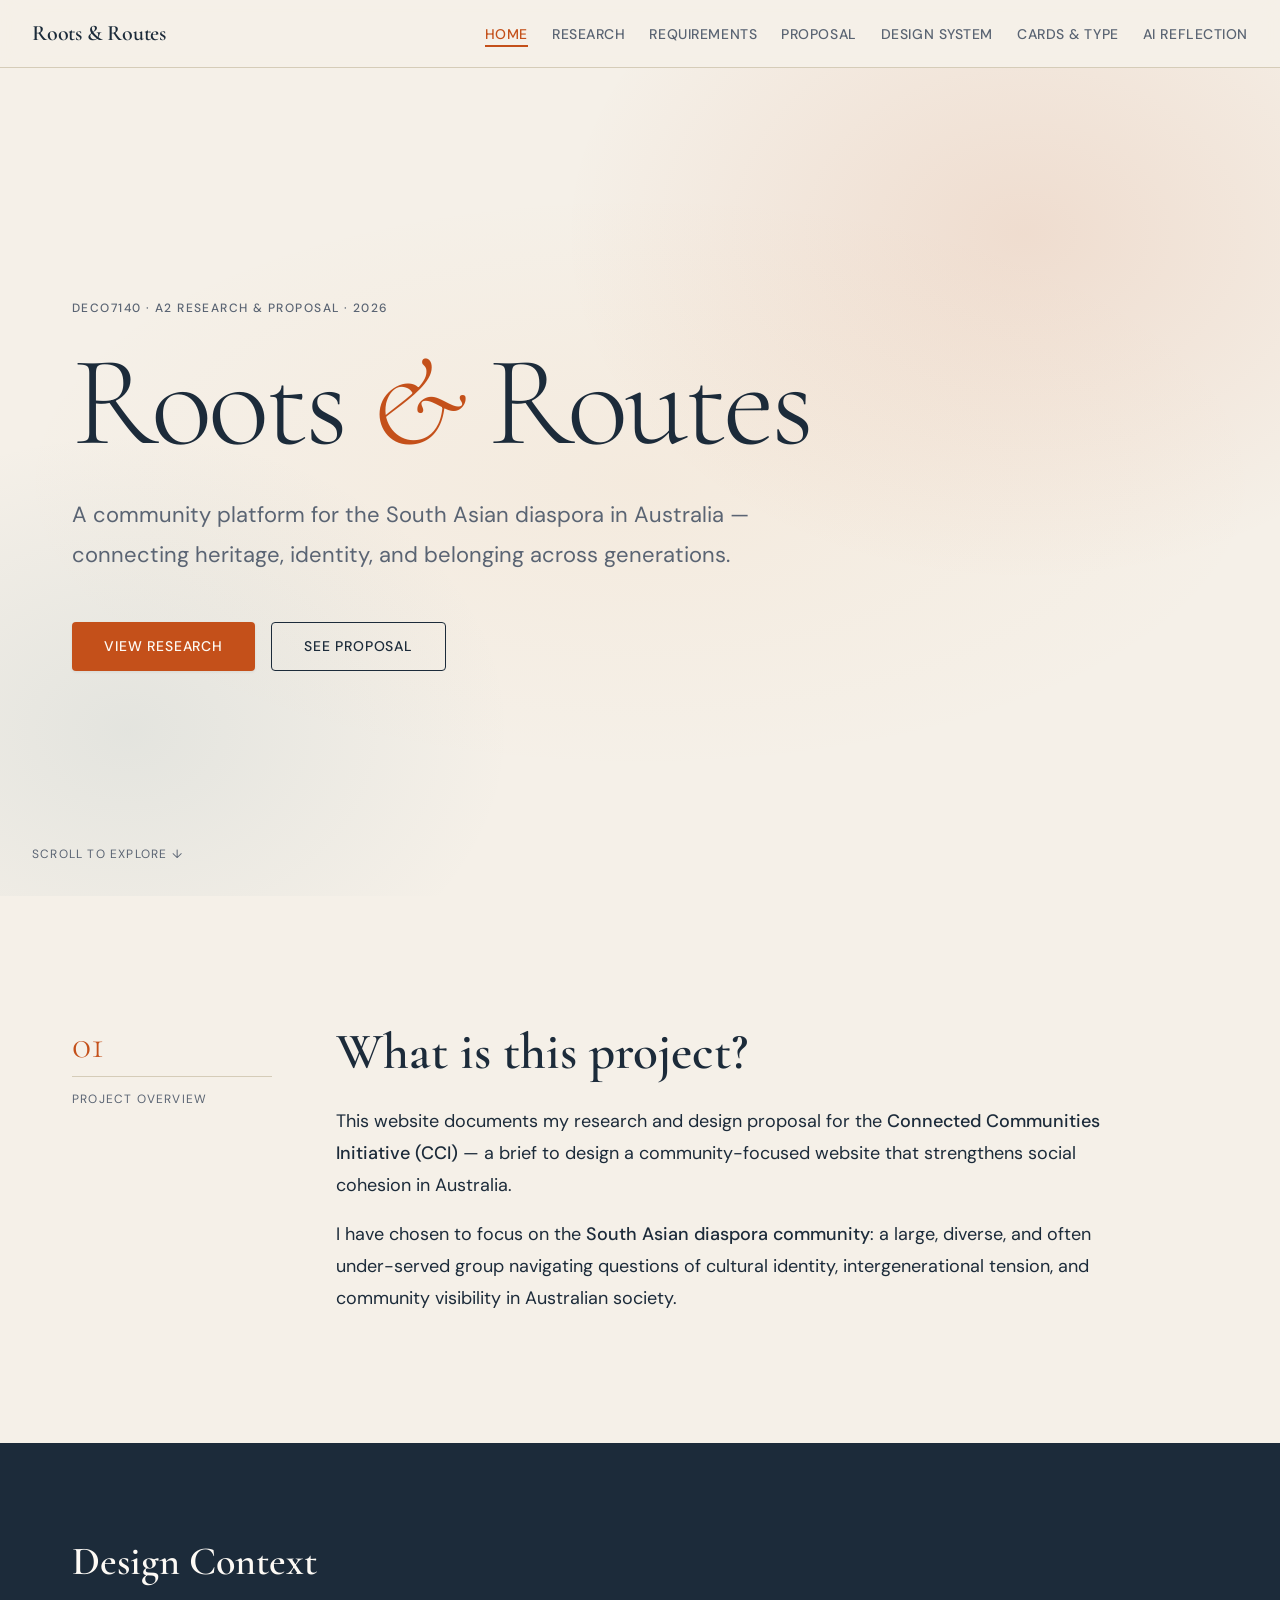
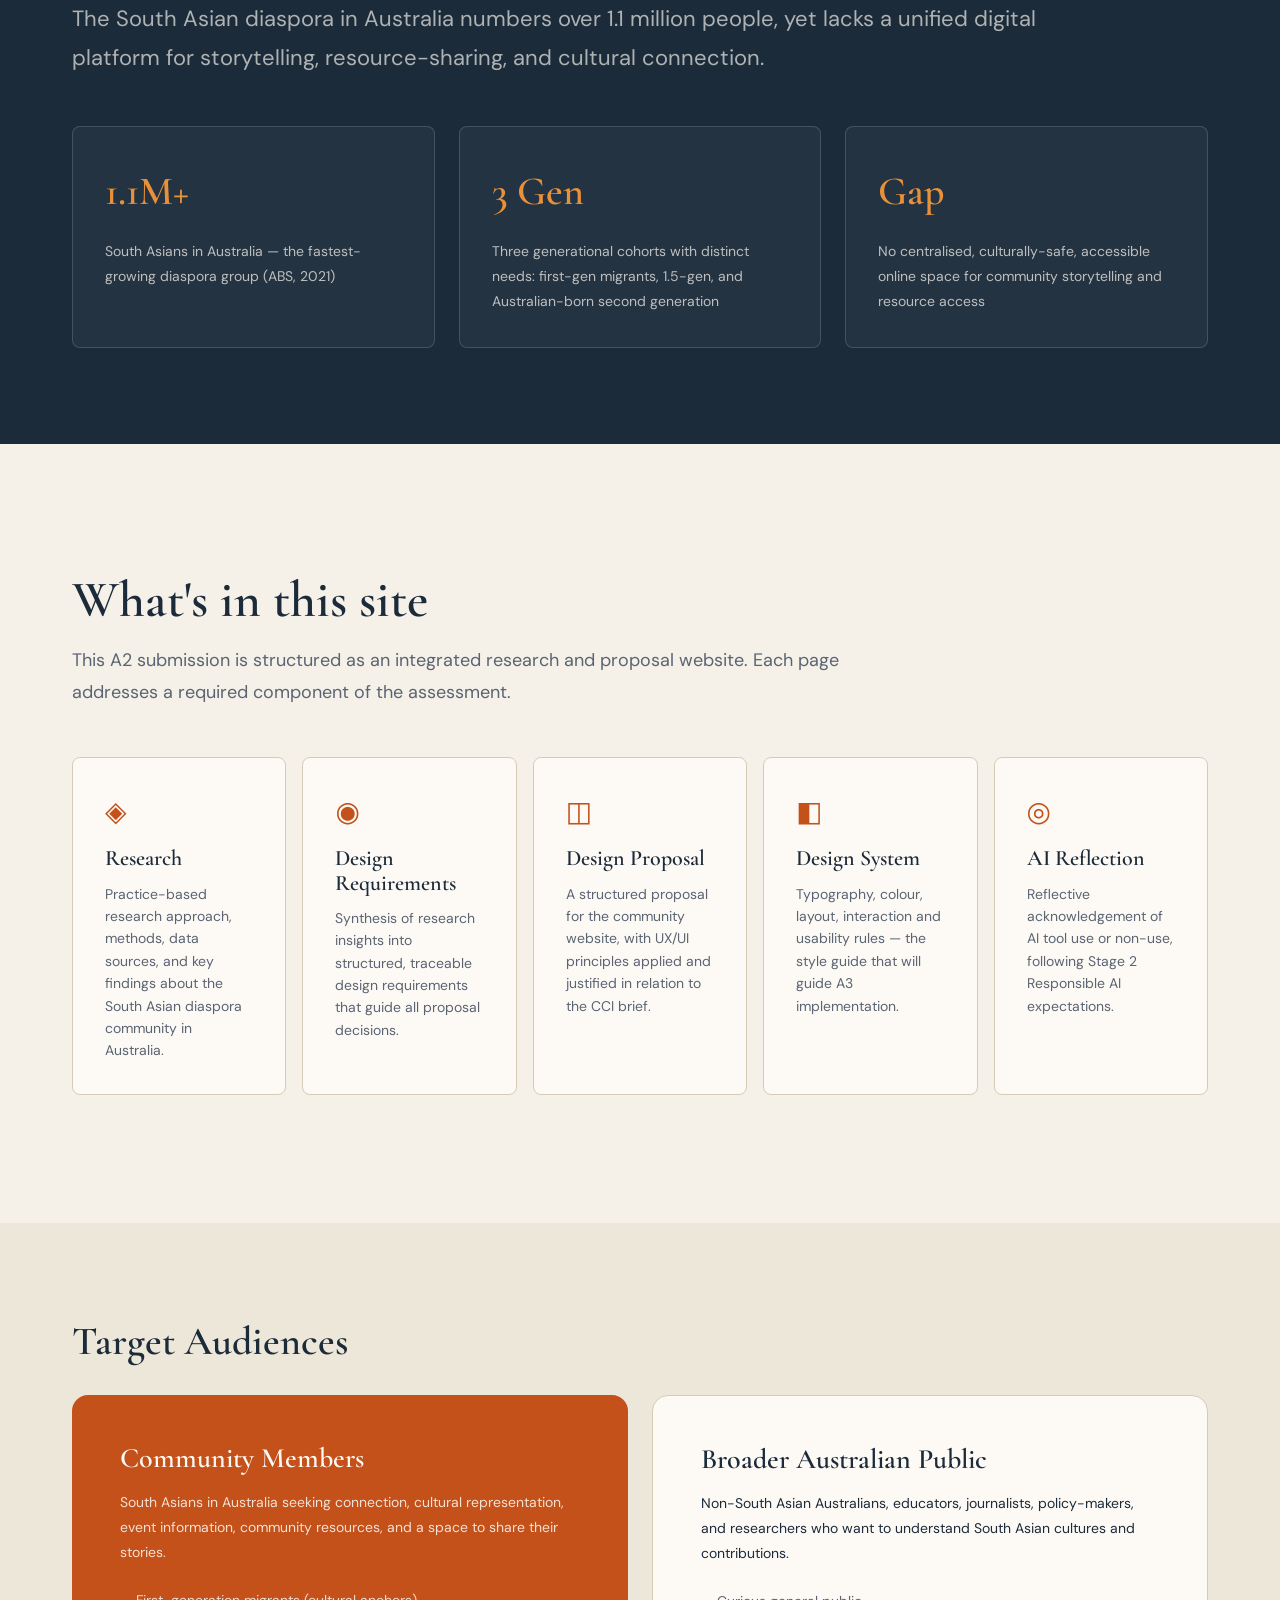
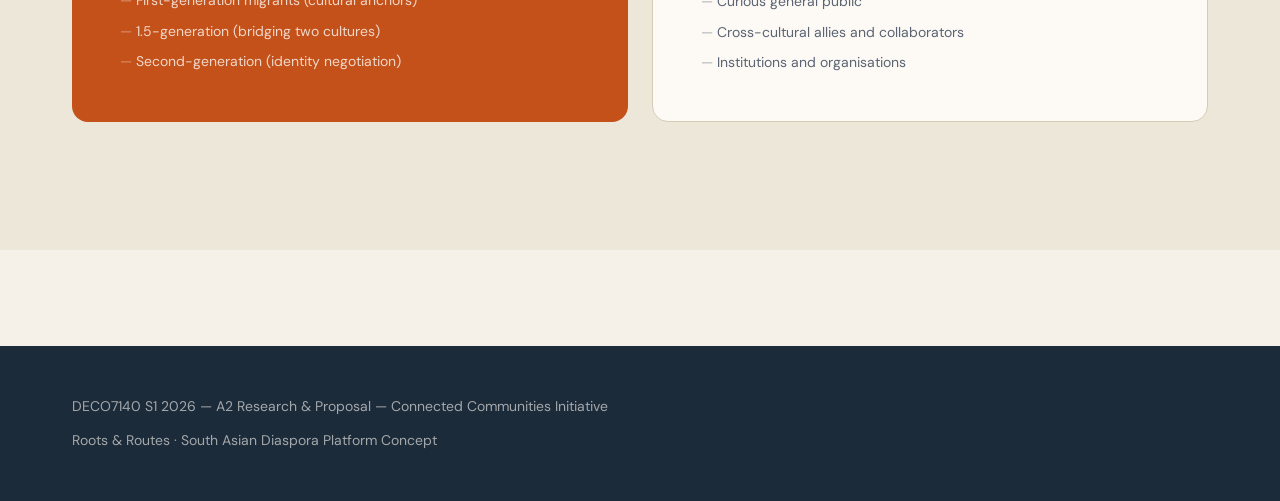
<file: index.html>
<!DOCTYPE html>
<html lang="en">
<head>
  <meta charset="UTF-8" />
  <meta name="viewport" content="width=device-width, initial-scale=1.0" />
  <title>Roots & Routes — CCI Research Proposal</title>
  <link rel="preconnect" href="https://fonts.googleapis.com" />
  <link rel="preconnect" href="https://fonts.gstatic.com" crossorigin />
  <link href="https://fonts.googleapis.com/css2?family=Cormorant+Garamond:ital,wght@0,300;0,400;0,600;1,300;1,400&family=DM+Sans:wght@300;400;500&display=swap" rel="stylesheet" />
  <link rel="stylesheet" href="css/global.css" />
  <link rel="stylesheet" href="css/home.css" />
  <link rel="stylesheet" href="css/print.css" />
</head>
<body>
  <a href="#main" class="skip-link">Skip to main content</a>
  <nav class="nav">
    <a href="index.html" class="nav-logo">Roots &amp; Routes</a>
    <ul class="nav-links">
      <li><a href="index.html" class="active">Home</a></li>
      <li><a href="research.html">Research</a></li>
      <li><a href="requirements.html">Requirements</a></li>
      <li><a href="proposal.html">Proposal</a></li>
      <li><a href="design-system.html">Design System</a></li>
      <li><a href="components.html">Cards &amp; Type</a></li>
      <li><a href="ai-reflection.html">AI Reflection</a></li>
    </ul>
    <button class="nav-toggle" aria-label="Toggle menu">&#9776;</button>
  </nav>

  <header class="hero">
    <div class="hero-bg"></div>
    <div class="hero-content">
      <span class="hero-tag">DECO7140 · A2 Research &amp; Proposal · 2026</span>
      <h1 class="hero-title">Roots <em>&amp;</em> Routes</h1>
      <p class="hero-subtitle">A community platform for the South Asian diaspora in Australia — connecting heritage, identity, and belonging across generations.</p>
      <div class="hero-cta">
        <a href="research.html" class="btn-primary">View Research</a>
        <a href="proposal.html" class="btn-ghost">See Proposal</a>
      </div>
    </div>
    <div class="hero-scroll">scroll to explore ↓</div>
  </header>

  <main>
    <section class="overview">
      <div class="container">
        <div class="overview-grid">
          <div class="overview-label">
            <span>01</span>
            <hr />
            <p>Project Overview</p>
          </div>
          <div class="overview-text">
            <h2>What is this project?</h2>
            <p>This website documents my research and design proposal for the <strong>Connected Communities Initiative (CCI)</strong> — a brief to design a community-focused website that strengthens social cohesion in Australia.</p>
            <p>I have chosen to focus on the <strong>South Asian diaspora community</strong>: a large, diverse, and often under-served group navigating questions of cultural identity, intergenerational tension, and community visibility in Australian society.</p>
          </div>
        </div>
      </div>
    </section>

    <section class="context-band">
      <div class="container">
        <h2 class="section-title">Design Context</h2>
        <p class="section-intro">The South Asian diaspora in Australia numbers over 1.1 million people, yet lacks a unified digital platform for storytelling, resource-sharing, and cultural connection.</p>
        <div class="context-cards">
          <div class="context-card">
            <span class="card-num">1.1M+</span>
            <p>South Asians in Australia — the fastest-growing diaspora group (ABS, 2021)</p>
          </div>
          <div class="context-card">
            <span class="card-num">3 Gen</span>
            <p>Three generational cohorts with distinct needs: first-gen migrants, 1.5-gen, and Australian-born second generation</p>
          </div>
          <div class="context-card">
            <span class="card-num">Gap</span>
            <p>No centralised, culturally-safe, accessible online space for community storytelling and resource access</p>
          </div>
        </div>
      </div>
    </section>

    <section class="site-map-section">
      <div class="container">
        <div class="section-header">
          <h2>What's in this site</h2>
          <p>This A2 submission is structured as an integrated research and proposal website. Each page addresses a required component of the assessment.</p>
        </div>
        <div class="page-cards">
          <a href="research.html" class="page-card">
            <span class="page-icon">◈</span>
            <h3>Research</h3>
            <p>Practice-based research approach, methods, data sources, and key findings about the South Asian diaspora community in Australia.</p>
          </a>
          <a href="requirements.html" class="page-card">
            <span class="page-icon">◉</span>
            <h3>Design Requirements</h3>
            <p>Synthesis of research insights into structured, traceable design requirements that guide all proposal decisions.</p>
          </a>
          <a href="proposal.html" class="page-card">
            <span class="page-icon">◫</span>
            <h3>Design Proposal</h3>
            <p>A structured proposal for the community website, with UX/UI principles applied and justified in relation to the CCI brief.</p>
          </a>
          <a href="design-system.html" class="page-card">
            <span class="page-icon">◧</span>
            <h3>Design System</h3>
            <p>Typography, colour, layout, interaction and usability rules — the style guide that will guide A3 implementation.</p>
          </a>
          <a href="ai-reflection.html" class="page-card">
            <span class="page-icon">◎</span>
            <h3>AI Reflection</h3>
            <p>Reflective acknowledgement of AI tool use or non-use, following Stage 2 Responsible AI expectations.</p>
          </a>
        </div>
      </div>
    </section>

    <section class="audience-section">
      <div class="container">
        <h2 class="section-title">Target Audiences</h2>
        <div class="audience-grid">
          <div class="audience-card primary">
            <h3>Community Members</h3>
            <p>South Asians in Australia seeking connection, cultural representation, event information, community resources, and a space to share their stories.</p>
            <ul>
              <li>First-generation migrants (cultural anchors)</li>
              <li>1.5-generation (bridging two cultures)</li>
              <li>Second-generation (identity negotiation)</li>
            </ul>
          </div>
          <div class="audience-card secondary">
            <h3>Broader Australian Public</h3>
            <p>Non-South Asian Australians, educators, journalists, policy-makers, and researchers who want to understand South Asian cultures and contributions.</p>
            <ul>
              <li>Curious general public</li>
              <li>Cross-cultural allies and collaborators</li>
              <li>Institutions and organisations</li>
            </ul>
          </div>
        </div>
      </div>
    </section>
  </main>

  <footer class="footer">
    <div class="container">
      <p>DECO7140 S1 2026 — A2 Research &amp; Proposal — Connected Communities Initiative</p>
      <p>Roots &amp; Routes · South Asian Diaspora Platform Concept</p>
    </div>
  </footer>
  <script src="js/nav.js"></script>
</body>
</html>
</file>
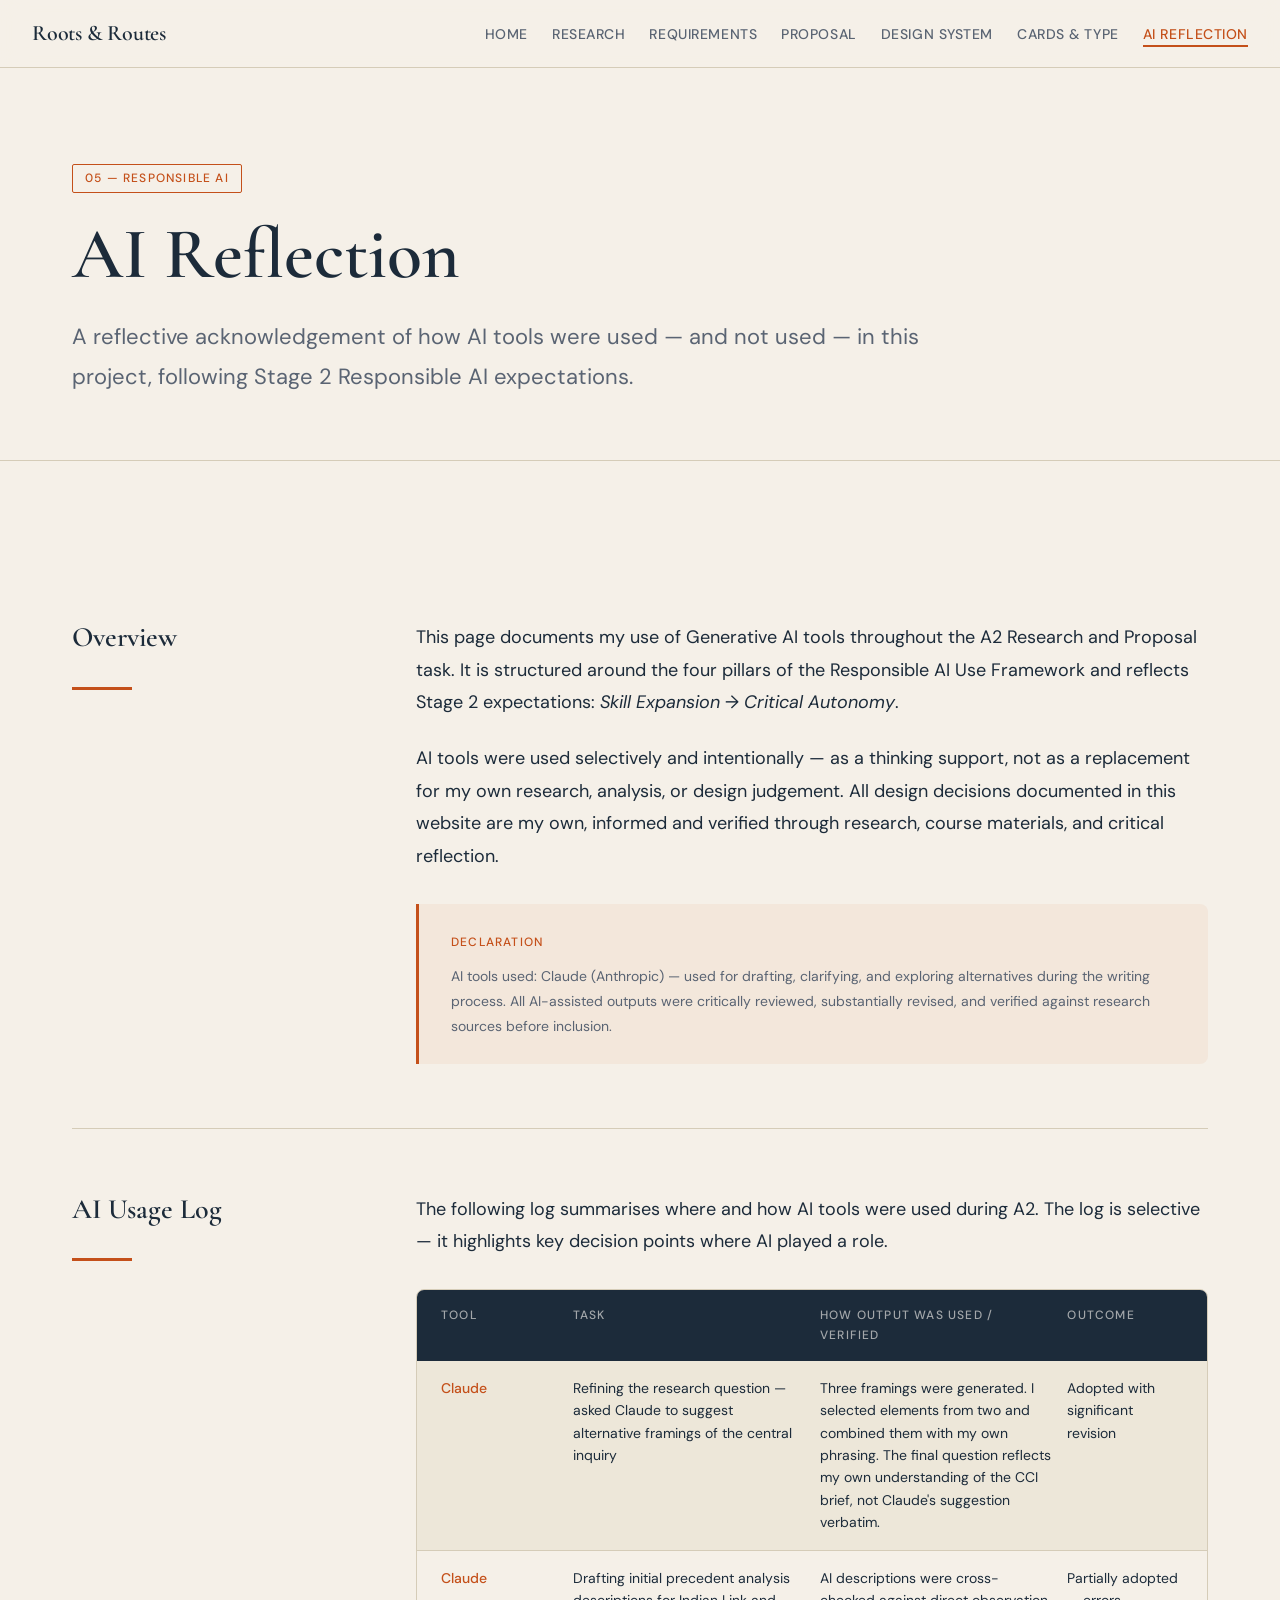
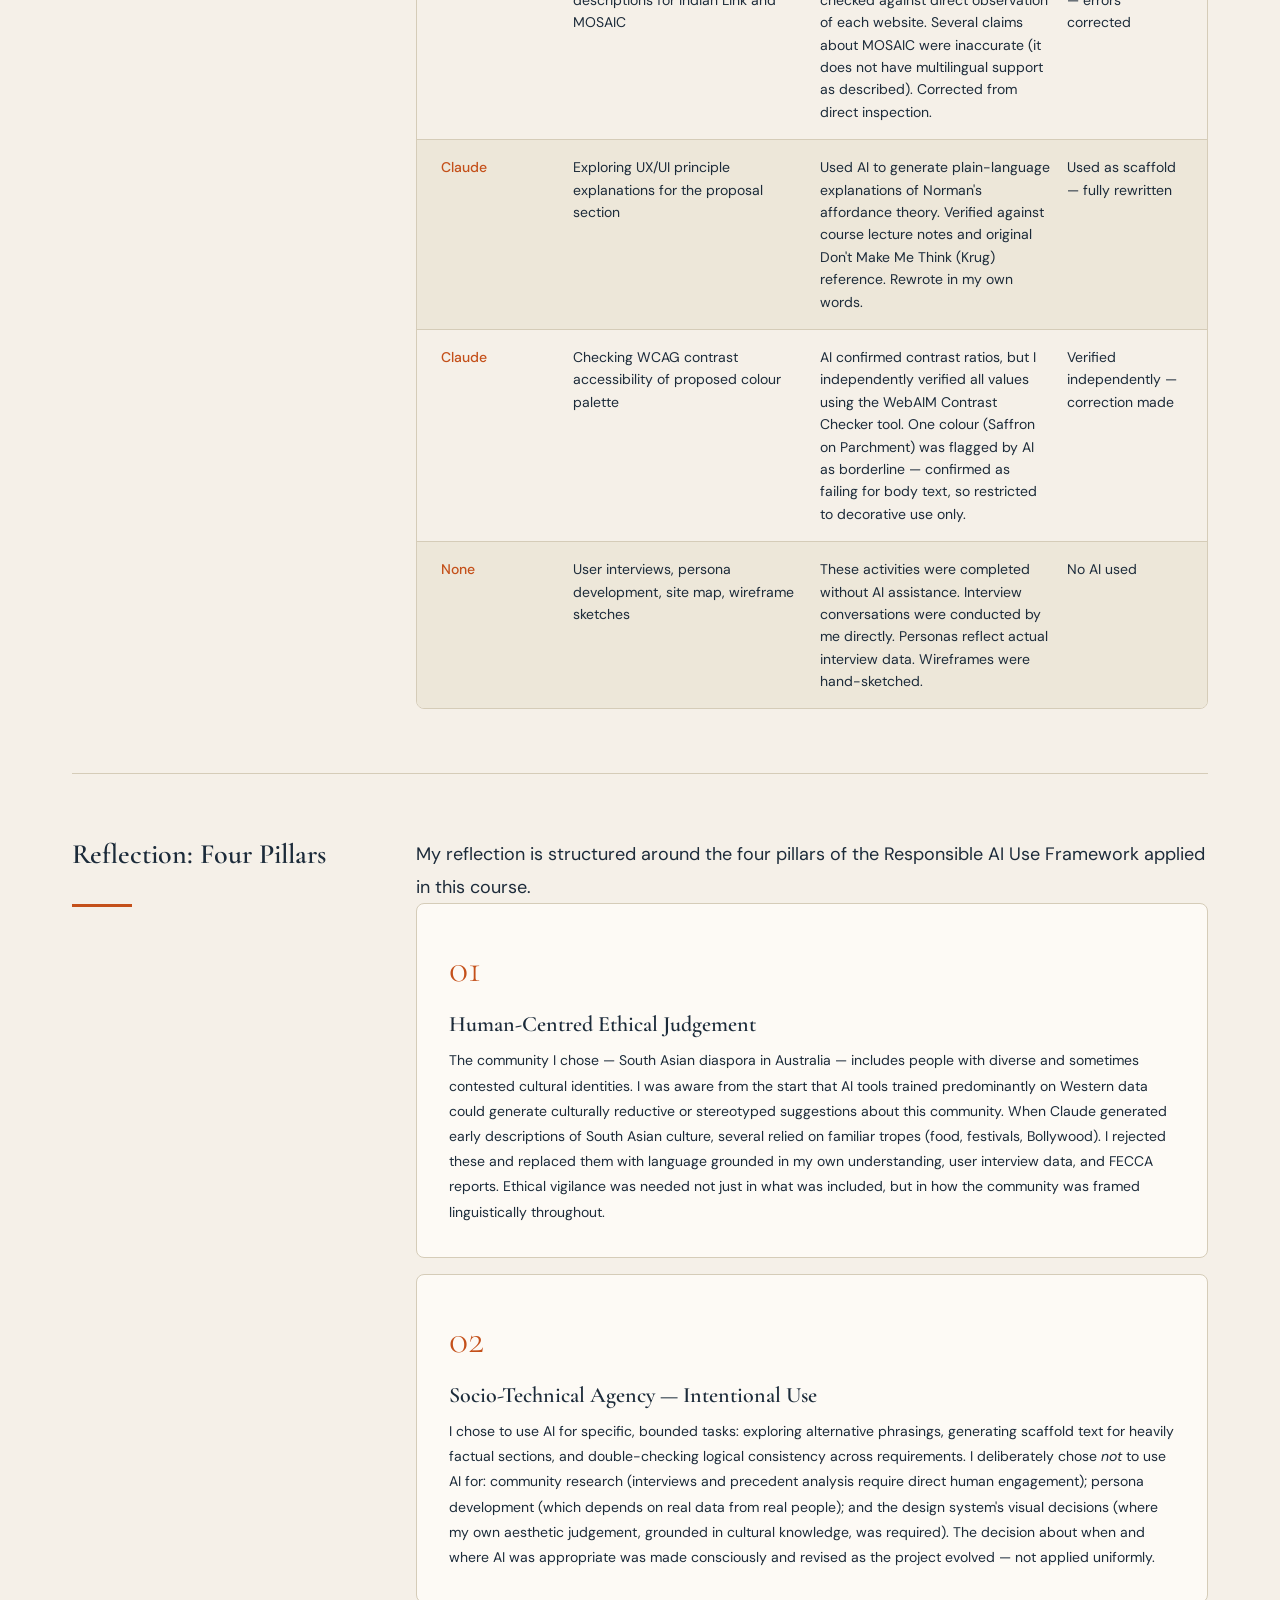
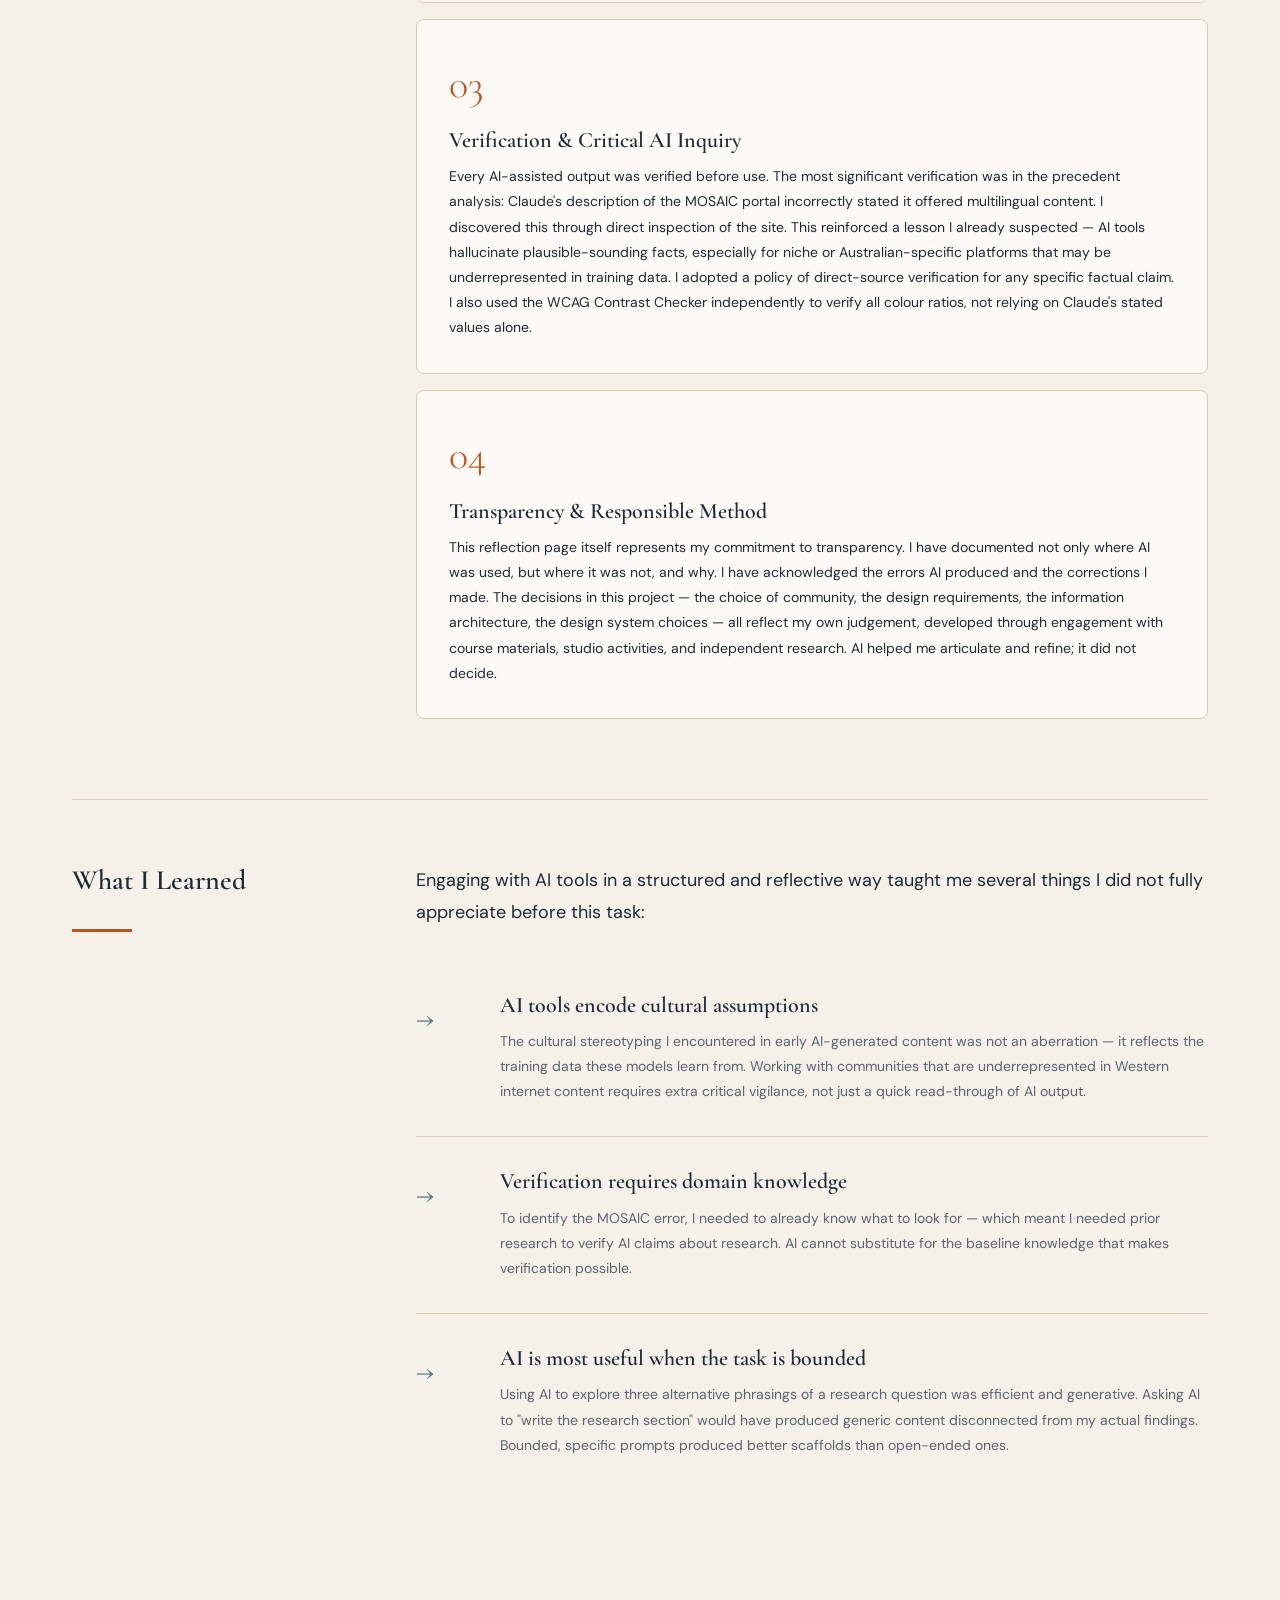
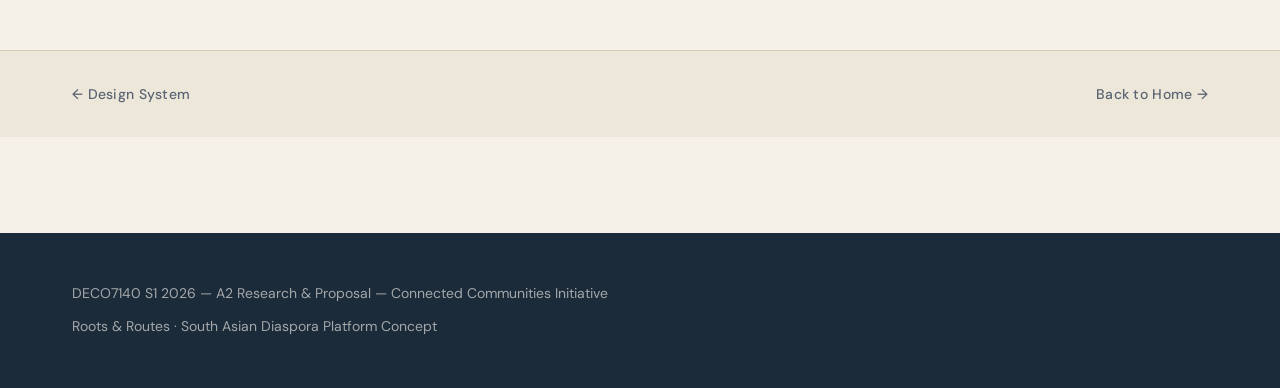
<file: ai-reflection.html>
<!DOCTYPE html>
<html lang="en">
<head>
  <meta charset="UTF-8" />
  <meta name="viewport" content="width=device-width, initial-scale=1.0" />
  <title>AI Reflection — Roots & Routes</title>
  <link rel="preconnect" href="https://fonts.googleapis.com" />
  <link rel="preconnect" href="https://fonts.gstatic.com" crossorigin />
  <link href="https://fonts.googleapis.com/css2?family=Cormorant+Garamond:ital,wght@0,300;0,400;0,600;1,300;1,400&family=DM+Sans:wght@300;400;500&display=swap" rel="stylesheet" />
  <link rel="stylesheet" href="css/global.css" />
  <link rel="stylesheet" href="css/inner.css" />
  <link rel="stylesheet" href="css/print.css" />
</head>
<body>
  <a href="#main" class="skip-link">Skip to main content</a>
  <nav class="nav">
    <a href="index.html" class="nav-logo">Roots &amp; Routes</a>
    <ul class="nav-links">
      <li><a href="index.html">Home</a></li>
      <li><a href="research.html">Research</a></li>
      <li><a href="requirements.html">Requirements</a></li>
      <li><a href="proposal.html">Proposal</a></li>
      <li><a href="design-system.html">Design System</a></li>
      <li><a href="components.html">Cards &amp; Type</a></li>
      <li><a href="ai-reflection.html" class="active">AI Reflection</a></li>
    </ul>
    <button class="nav-toggle" aria-label="Toggle menu">&#9776;</button>
  </nav>

  <header class="page-hero">
    <div class="container">
      <span class="tag">05 — Responsible AI</span>
      <h1>AI Reflection</h1>
      <p>A reflective acknowledgement of how AI tools were used — and not used — in this project, following Stage 2 Responsible AI expectations.</p>
    </div>
  </header>

  <main id="main" class="page-main">
    <div class="container">

      <!-- Overview -->
      <section class="content-section">
        <div class="content-grid">
          <div class="content-aside">
            <h2>Overview</h2>
            <div class="divider"></div>
          </div>
          <div class="content-body">
            <p>This page documents my use of Generative AI tools throughout the A2 Research and Proposal task. It is structured around the four pillars of the Responsible AI Use Framework and reflects Stage 2 expectations: <em>Skill Expansion → Critical Autonomy</em>.</p>
            <p>AI tools were used selectively and intentionally — as a thinking support, not as a replacement for my own research, analysis, or design judgement. All design decisions documented in this website are my own, informed and verified through research, course materials, and critical reflection.</p>
            <div class="insight-box">
              <span class="insight-label">Declaration</span>
              <p>AI tools used: Claude (Anthropic) — used for drafting, clarifying, and exploring alternatives during the writing process. All AI-assisted outputs were critically reviewed, substantially revised, and verified against research sources before inclusion.</p>
            </div>
          </div>
        </div>
      </section>

      <!-- Usage Log -->
      <section class="content-section">
        <div class="content-grid">
          <div class="content-aside">
            <h2>AI Usage Log</h2>
            <div class="divider"></div>
          </div>
          <div class="content-body">
            <p>The following log summarises where and how AI tools were used during A2. The log is selective — it highlights key decision points where AI played a role.</p>
            <div class="ai-log">
              <div class="ai-log-header">
                <span>Tool</span>
                <span>Task</span>
                <span>How output was used / verified</span>
                <span>Outcome</span>
              </div>
              <div class="ai-log-row">
                <span class="tool-name">Claude</span>
                <span>Refining the research question — asked Claude to suggest alternative framings of the central inquiry</span>
                <span>Three framings were generated. I selected elements from two and combined them with my own phrasing. The final question reflects my own understanding of the CCI brief, not Claude's suggestion verbatim.</span>
                <span>Adopted with significant revision</span>
              </div>
              <div class="ai-log-row">
                <span class="tool-name">Claude</span>
                <span>Drafting initial precedent analysis descriptions for Indian Link and MOSAIC</span>
                <span>AI descriptions were cross-checked against direct observation of each website. Several claims about MOSAIC were inaccurate (it does not have multilingual support as described). Corrected from direct inspection.</span>
                <span>Partially adopted — errors corrected</span>
              </div>
              <div class="ai-log-row">
                <span class="tool-name">Claude</span>
                <span>Exploring UX/UI principle explanations for the proposal section</span>
                <span>Used AI to generate plain-language explanations of Norman's affordance theory. Verified against course lecture notes and original Don't Make Me Think (Krug) reference. Rewrote in my own words.</span>
                <span>Used as scaffold — fully rewritten</span>
              </div>
              <div class="ai-log-row">
                <span class="tool-name">Claude</span>
                <span>Checking WCAG contrast accessibility of proposed colour palette</span>
                <span>AI confirmed contrast ratios, but I independently verified all values using the WebAIM Contrast Checker tool. One colour (Saffron on Parchment) was flagged by AI as borderline — confirmed as failing for body text, so restricted to decorative use only.</span>
                <span>Verified independently — correction made</span>
              </div>
              <div class="ai-log-row">
                <span class="tool-name">None</span>
                <span>User interviews, persona development, site map, wireframe sketches</span>
                <span>These activities were completed without AI assistance. Interview conversations were conducted by me directly. Personas reflect actual interview data. Wireframes were hand-sketched.</span>
                <span>No AI used</span>
              </div>
            </div>
          </div>
        </div>
      </section>

      <!-- Four Pillars -->
      <section class="content-section">
        <div class="content-grid">
          <div class="content-aside">
            <h2>Reflection: Four Pillars</h2>
            <div class="divider"></div>
          </div>
          <div class="content-body">
            <p>My reflection is structured around the four pillars of the Responsible AI Use Framework applied in this course.</p>

            <div class="ai-pillar">
              <div class="ai-pillar-num">01</div>
              <h3>Human-Centred Ethical Judgement</h3>
              <p>The community I chose — South Asian diaspora in Australia — includes people with diverse and sometimes contested cultural identities. I was aware from the start that AI tools trained predominantly on Western data could generate culturally reductive or stereotyped suggestions about this community. When Claude generated early descriptions of South Asian culture, several relied on familiar tropes (food, festivals, Bollywood). I rejected these and replaced them with language grounded in my own understanding, user interview data, and FECCA reports. Ethical vigilance was needed not just in what was included, but in how the community was framed linguistically throughout.</p>
            </div>

            <div class="ai-pillar">
              <div class="ai-pillar-num">02</div>
              <h3>Socio-Technical Agency — Intentional Use</h3>
              <p>I chose to use AI for specific, bounded tasks: exploring alternative phrasings, generating scaffold text for heavily factual sections, and double-checking logical consistency across requirements. I deliberately chose <em>not</em> to use AI for: community research (interviews and precedent analysis require direct human engagement); persona development (which depends on real data from real people); and the design system's visual decisions (where my own aesthetic judgement, grounded in cultural knowledge, was required). The decision about when and where AI was appropriate was made consciously and revised as the project evolved — not applied uniformly.</p>
            </div>

            <div class="ai-pillar">
              <div class="ai-pillar-num">03</div>
              <h3>Verification &amp; Critical AI Inquiry</h3>
              <p>Every AI-assisted output was verified before use. The most significant verification was in the precedent analysis: Claude's description of the MOSAIC portal incorrectly stated it offered multilingual content. I discovered this through direct inspection of the site. This reinforced a lesson I already suspected — AI tools hallucinate plausible-sounding facts, especially for niche or Australian-specific platforms that may be underrepresented in training data. I adopted a policy of direct-source verification for any specific factual claim. I also used the WCAG Contrast Checker independently to verify all colour ratios, not relying on Claude's stated values alone.</p>
            </div>

            <div class="ai-pillar">
              <div class="ai-pillar-num">04</div>
              <h3>Transparency &amp; Responsible Method</h3>
              <p>This reflection page itself represents my commitment to transparency. I have documented not only where AI was used, but where it was not, and why. I have acknowledged the errors AI produced and the corrections I made. The decisions in this project — the choice of community, the design requirements, the information architecture, the design system choices — all reflect my own judgement, developed through engagement with course materials, studio activities, and independent research. AI helped me articulate and refine; it did not decide.</p>
            </div>

          </div>
        </div>
      </section>

      <!-- What I learned -->
      <section class="content-section">
        <div class="content-grid">
          <div class="content-aside">
            <h2>What I Learned</h2>
            <div class="divider"></div>
          </div>
          <div class="content-body">
            <p>Engaging with AI tools in a structured and reflective way taught me several things I did not fully appreciate before this task:</p>
            <div class="findings-list">
              <div class="finding-item">
                <span class="finding-num" style="color:var(--clr-accent-cool);">→</span>
                <div>
                  <h3>AI tools encode cultural assumptions</h3>
                  <p>The cultural stereotyping I encountered in early AI-generated content was not an aberration — it reflects the training data these models learn from. Working with communities that are underrepresented in Western internet content requires extra critical vigilance, not just a quick read-through of AI output.</p>
                </div>
              </div>
              <div class="finding-item">
                <span class="finding-num" style="color:var(--clr-accent-cool);">→</span>
                <div>
                  <h3>Verification requires domain knowledge</h3>
                  <p>To identify the MOSAIC error, I needed to already know what to look for — which meant I needed prior research to verify AI claims about research. AI cannot substitute for the baseline knowledge that makes verification possible.</p>
                </div>
              </div>
              <div class="finding-item">
                <span class="finding-num" style="color:var(--clr-accent-cool);">→</span>
                <div>
                  <h3>AI is most useful when the task is bounded</h3>
                  <p>Using AI to explore three alternative phrasings of a research question was efficient and generative. Asking AI to "write the research section" would have produced generic content disconnected from my actual findings. Bounded, specific prompts produced better scaffolds than open-ended ones.</p>
                </div>
              </div>
            </div>
          </div>
        </div>
      </section>

    </div>
  </main>

  <div class="page-nav-band">
    <div class="container">
      <a href="design-system.html" class="page-nav-link prev">← Design System</a>
      <a href="index.html" class="page-nav-link next">Back to Home →</a>
    </div>
  </div>

  <footer class="footer">
    <div class="container">
      <p>DECO7140 S1 2026 — A2 Research &amp; Proposal — Connected Communities Initiative</p>
      <p>Roots &amp; Routes · South Asian Diaspora Platform Concept</p>
    </div>
  </footer>
  <script src="js/nav.js"></script>
</body>
</html>
</file>
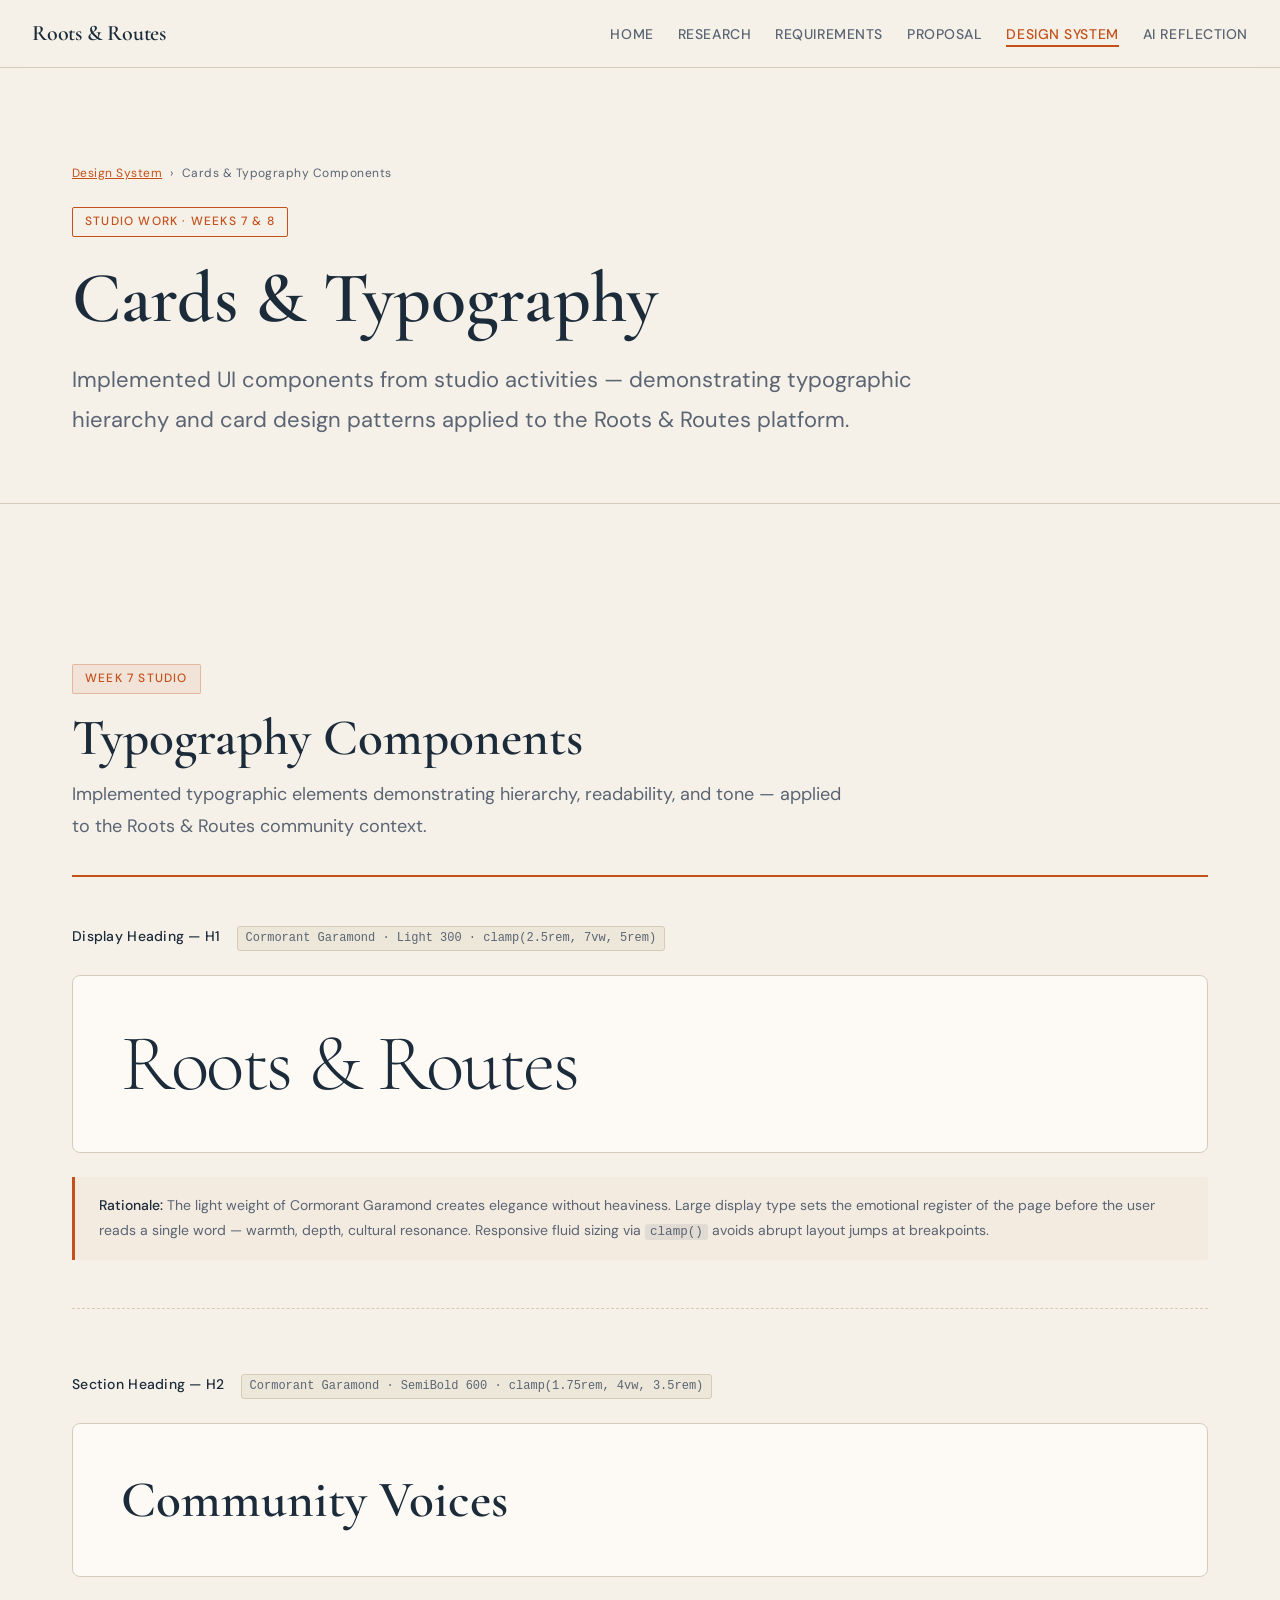
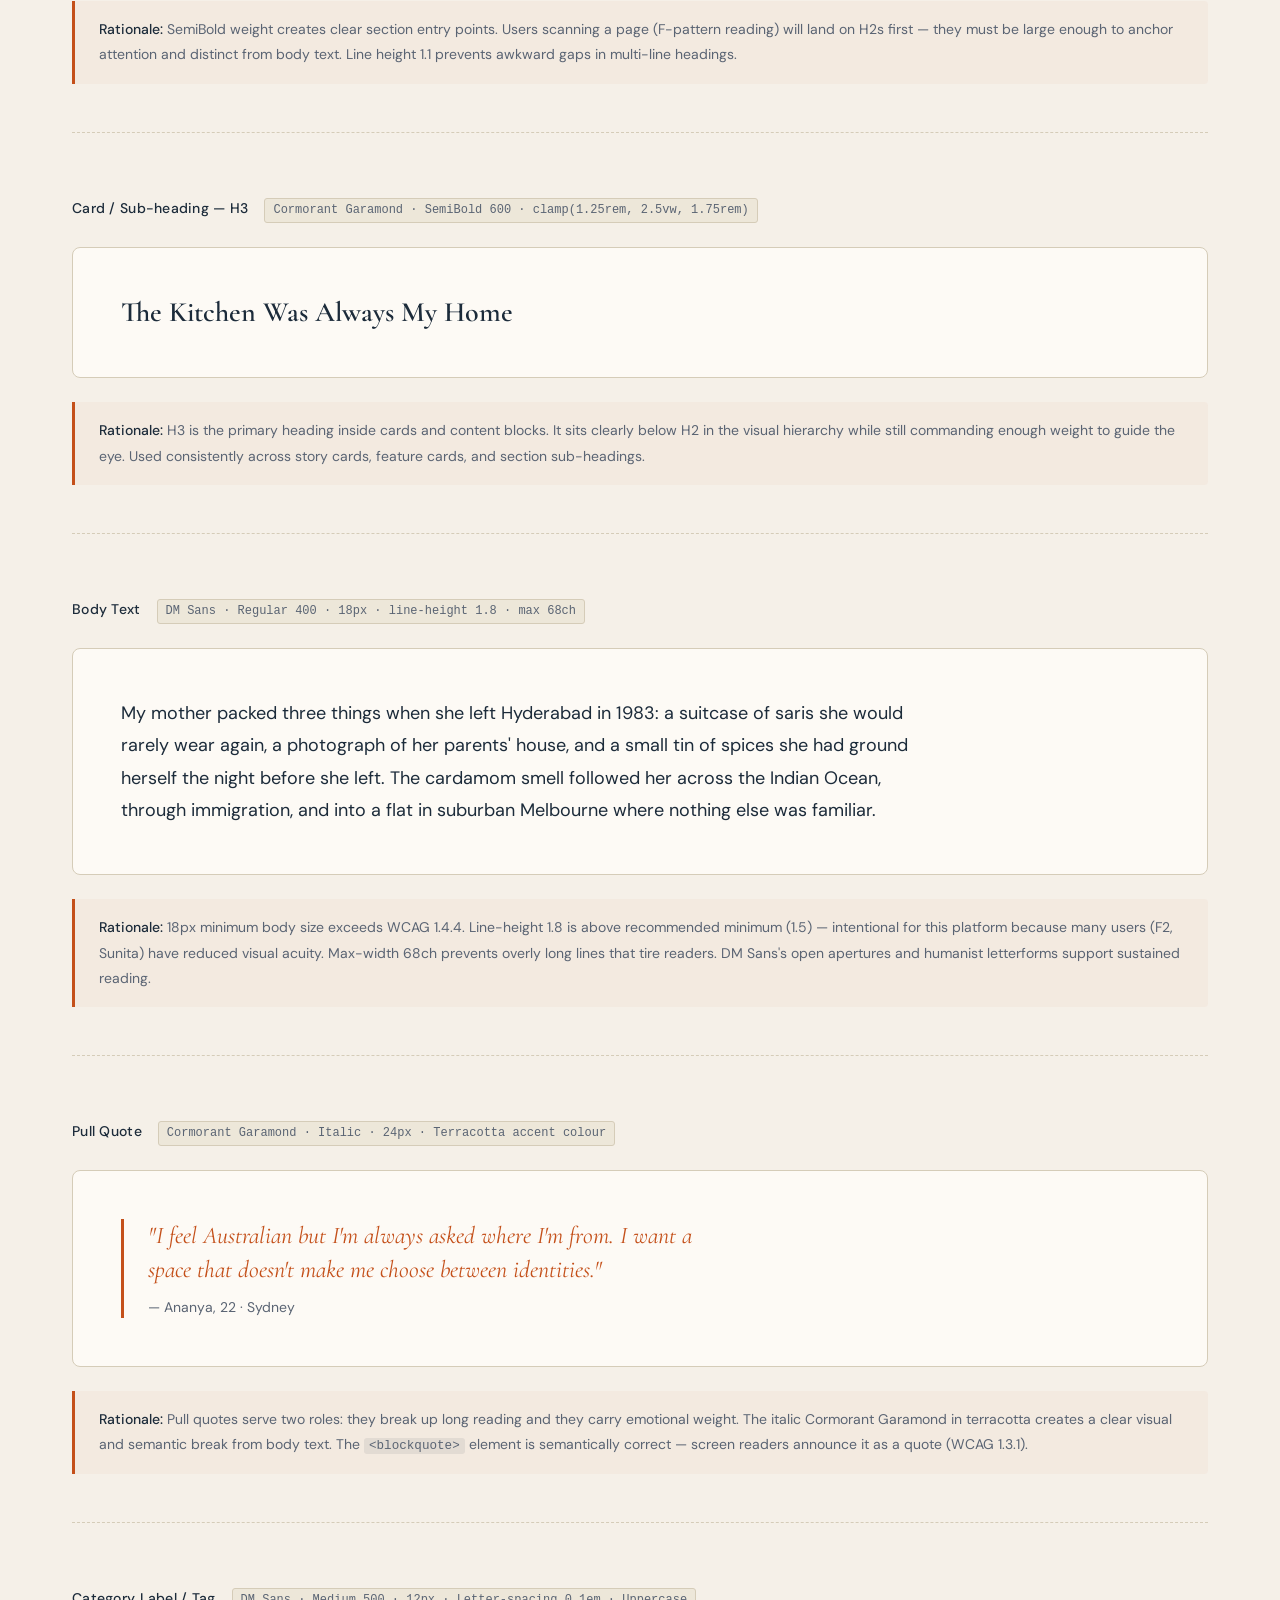
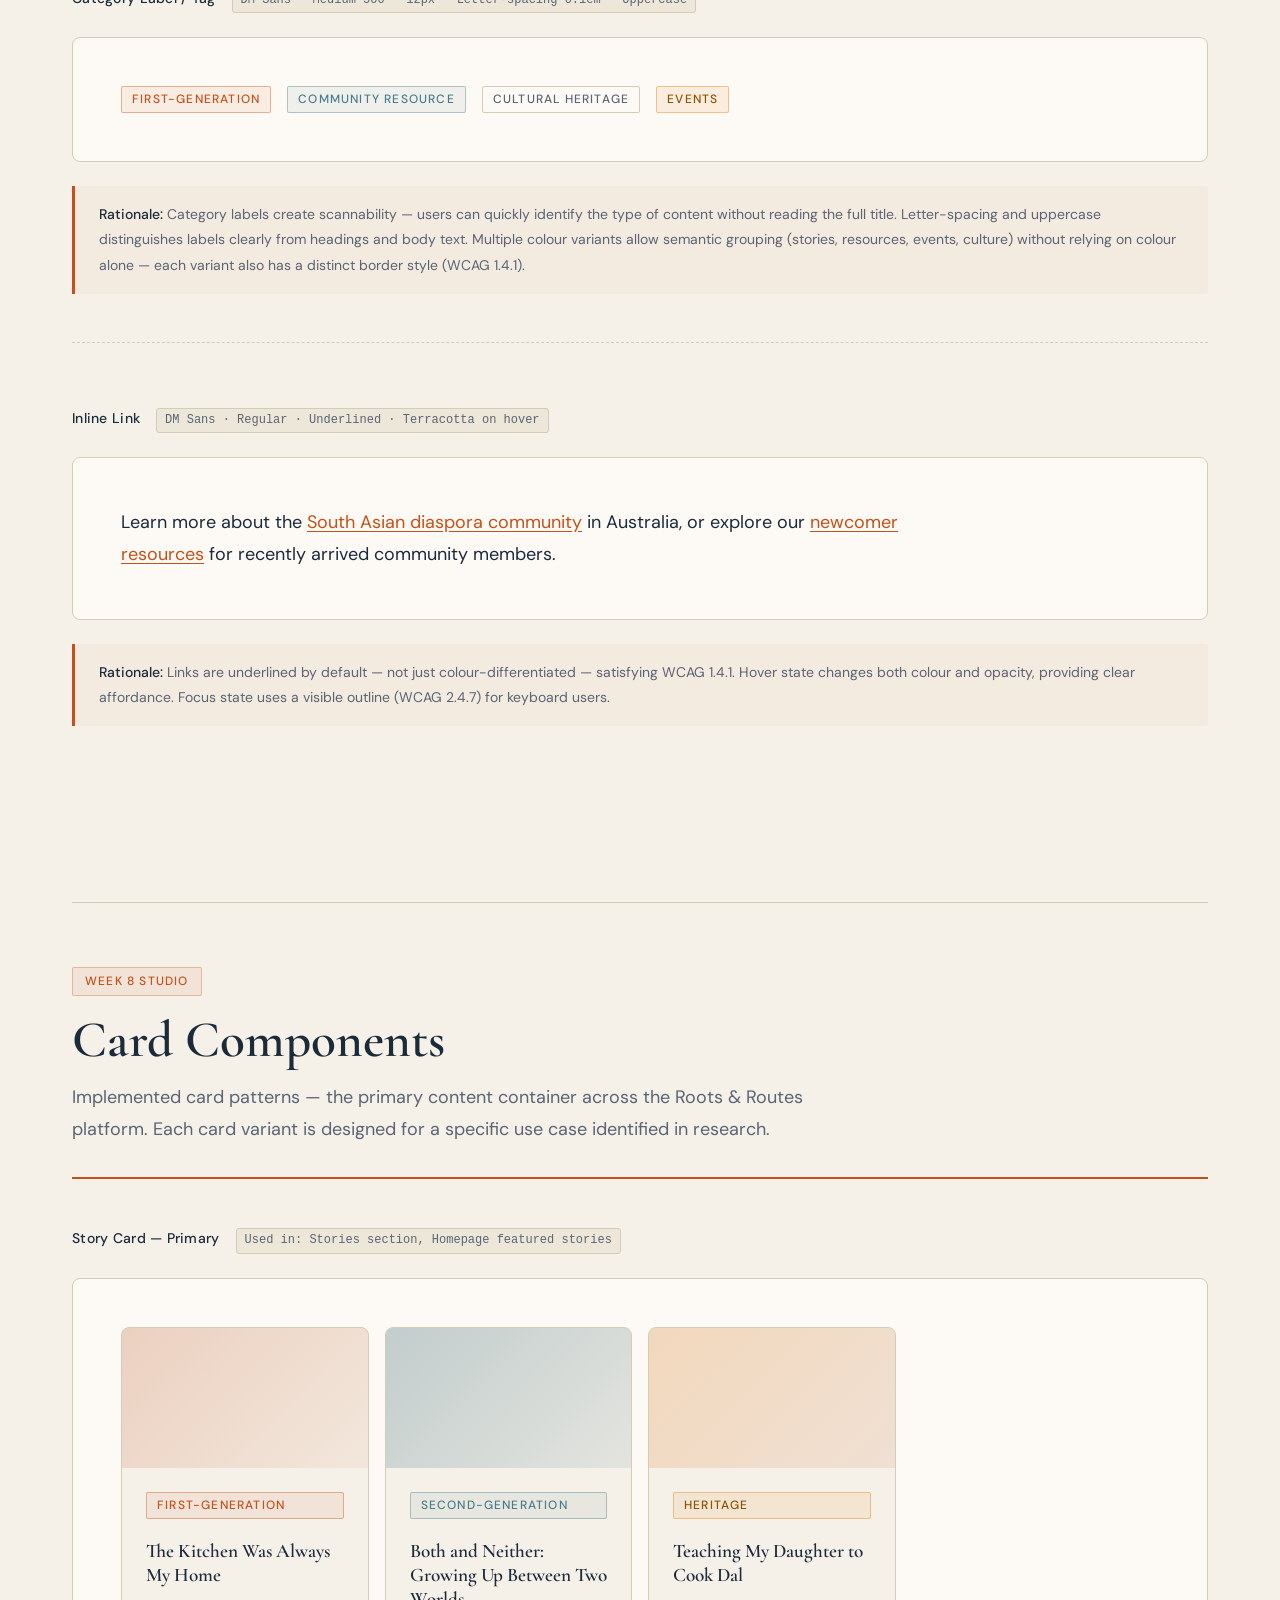
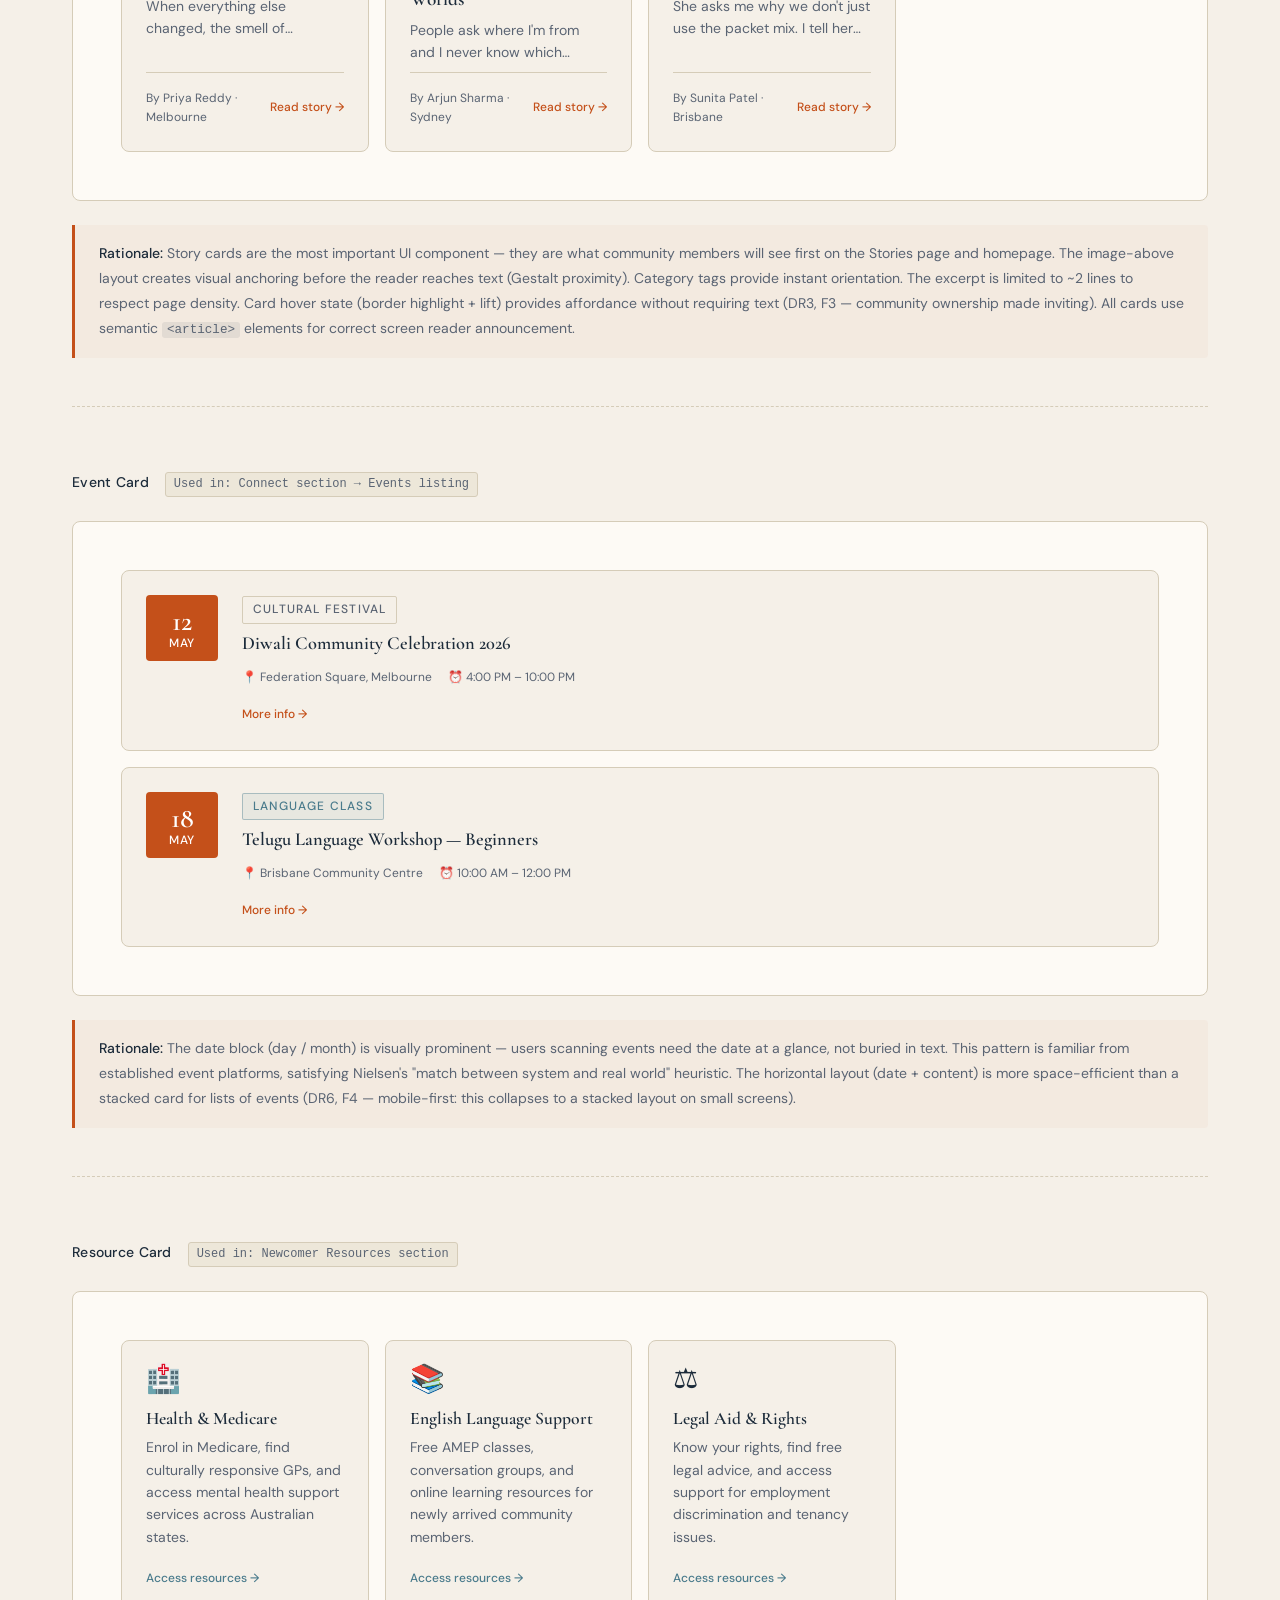
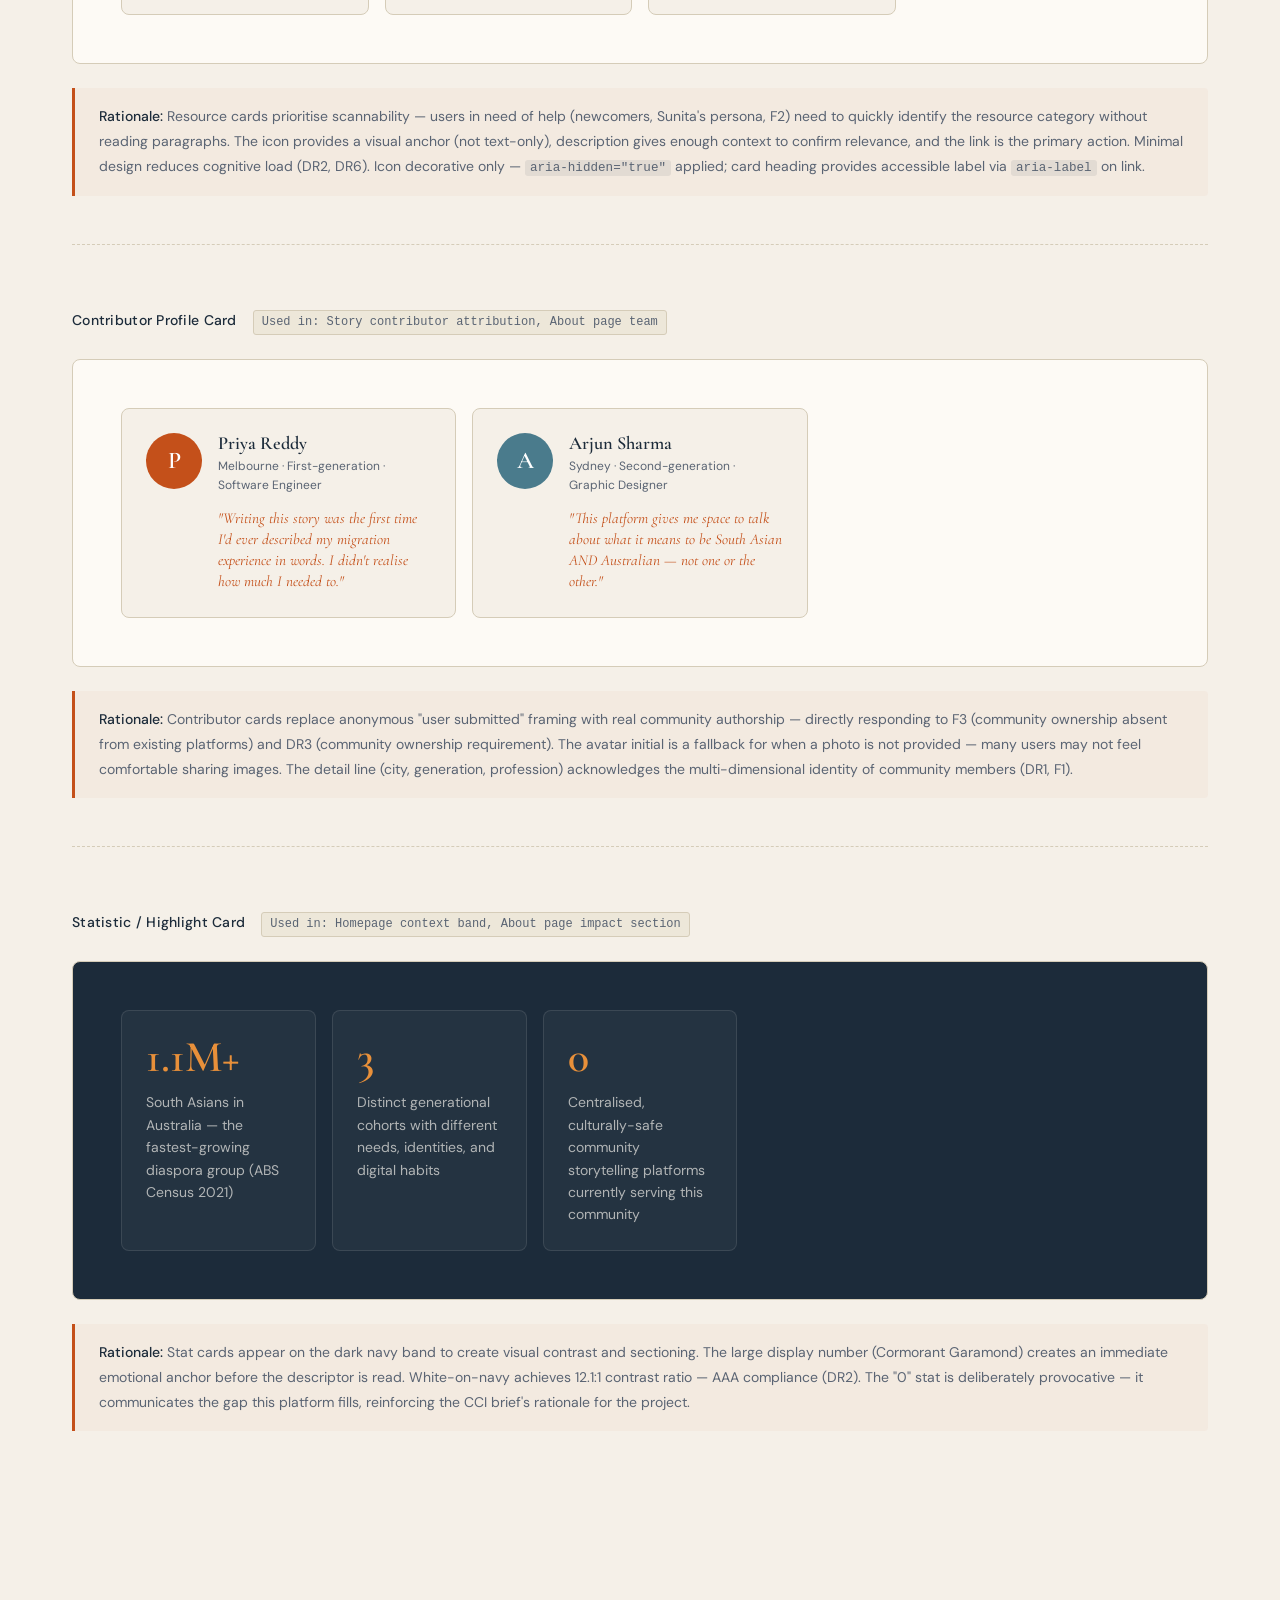
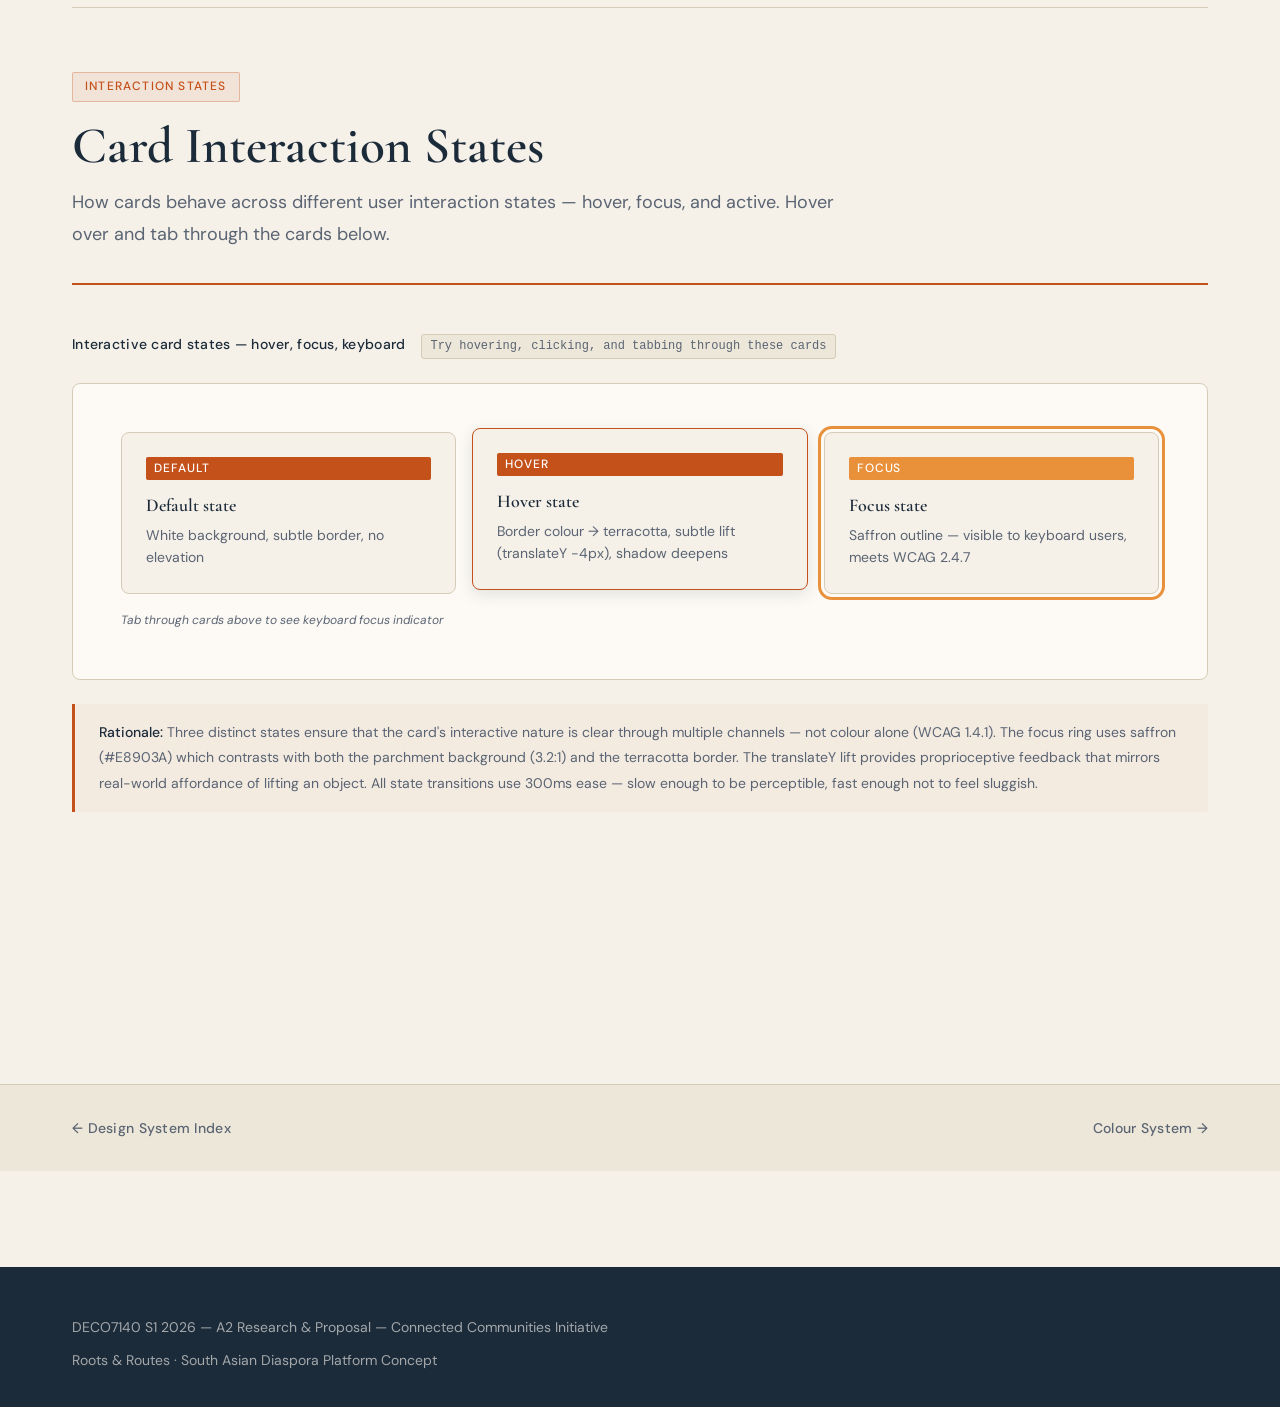
<file: components.html>
<!DOCTYPE html>
<html lang="en">
<head>
  <meta charset="UTF-8" />
  <meta name="viewport" content="width=device-width, initial-scale=1.0" />
  <title>Cards & Typography Components — Roots & Routes</title>
  <link rel="preconnect" href="https://fonts.googleapis.com" />
  <link rel="preconnect" href="https://fonts.gstatic.com" crossorigin />
  <link href="https://fonts.googleapis.com/css2?family=Cormorant+Garamond:ital,wght@0,300;0,400;0,600;1,300;1,400&family=DM+Sans:wght@300;400;500&display=swap" rel="stylesheet" />
  <link rel="stylesheet" href="css/global.css" />
  <link rel="stylesheet" href="css/inner.css" />
  <link rel="stylesheet" href="css/design-system.css" />
  <link rel="stylesheet" href="css/components.css" />
  <link rel="stylesheet" href="css/print.css" />
</head>
<body>
  <a href="#main" class="skip-link">Skip to main content</a>

  <nav class="nav">
    <a href="index.html" class="nav-logo">Roots &amp; Routes</a>
    <ul class="nav-links">
      <li><a href="index.html">Home</a></li>
      <li><a href="research.html">Research</a></li>
      <li><a href="requirements.html">Requirements</a></li>
      <li><a href="proposal.html">Proposal</a></li>
      <li><a href="design-system.html" class="active">Design System</a></li>
      <li><a href="ai-reflection.html">AI Reflection</a></li>
    </ul>
    <button class="nav-toggle" aria-label="Toggle menu">&#9776;</button>
  </nav>

  <header class="page-hero">
    <div class="container">
      <nav class="ds-breadcrumb" aria-label="Breadcrumb">
        <a href="design-system.html">Design System</a>
        <span aria-hidden="true">›</span>
        Cards &amp; Typography Components
      </nav>
      <span class="tag">Studio Work · Weeks 7 &amp; 8</span>
      <h1>Cards &amp; Typography</h1>
      <p>Implemented UI components from studio activities — demonstrating typographic hierarchy and card design patterns applied to the Roots &amp; Routes platform.</p>
    </div>
  </header>

  <main id="main" class="page-main">
    <div class="container">

      <!-- ══════════════════════════════════════
           SECTION 1: TYPOGRAPHY COMPONENTS
           Week 7 studio work
      ══════════════════════════════════════ -->
      <section class="content-section">
        <div class="comp-section-header">
          <span class="comp-week-tag">Week 7 Studio</span>
          <h2>Typography Components</h2>
          <p>Implemented typographic elements demonstrating hierarchy, readability, and tone — applied to the Roots &amp; Routes community context.</p>
        </div>

        <!-- Display heading -->
        <div class="comp-block">
          <div class="comp-label-bar">
            <span class="comp-label">Display Heading — H1</span>
            <span class="comp-spec">Cormorant Garamond · Light 300 · clamp(2.5rem, 7vw, 5rem)</span>
          </div>
          <div class="comp-demo comp-demo-light">
            <h1 class="demo-h1">Roots &amp; Routes</h1>
          </div>
          <div class="comp-rationale">
            <strong>Rationale:</strong> The light weight of Cormorant Garamond creates elegance without heaviness. Large display type sets the emotional register of the page before the user reads a single word — warmth, depth, cultural resonance. Responsive fluid sizing via <code>clamp()</code> avoids abrupt layout jumps at breakpoints.
          </div>
        </div>

        <!-- Section heading -->
        <div class="comp-block">
          <div class="comp-label-bar">
            <span class="comp-label">Section Heading — H2</span>
            <span class="comp-spec">Cormorant Garamond · SemiBold 600 · clamp(1.75rem, 4vw, 3.5rem)</span>
          </div>
          <div class="comp-demo comp-demo-light">
            <h2 class="demo-h2">Community Voices</h2>
          </div>
          <div class="comp-rationale">
            <strong>Rationale:</strong> SemiBold weight creates clear section entry points. Users scanning a page (F-pattern reading) will land on H2s first — they must be large enough to anchor attention and distinct from body text. Line height 1.1 prevents awkward gaps in multi-line headings.
          </div>
        </div>

        <!-- Card heading -->
        <div class="comp-block">
          <div class="comp-label-bar">
            <span class="comp-label">Card / Sub-heading — H3</span>
            <span class="comp-spec">Cormorant Garamond · SemiBold 600 · clamp(1.25rem, 2.5vw, 1.75rem)</span>
          </div>
          <div class="comp-demo comp-demo-light">
            <h3 class="demo-h3">The Kitchen Was Always My Home</h3>
          </div>
          <div class="comp-rationale">
            <strong>Rationale:</strong> H3 is the primary heading inside cards and content blocks. It sits clearly below H2 in the visual hierarchy while still commanding enough weight to guide the eye. Used consistently across story cards, feature cards, and section sub-headings.
          </div>
        </div>

        <!-- Body text -->
        <div class="comp-block">
          <div class="comp-label-bar">
            <span class="comp-label">Body Text</span>
            <span class="comp-spec">DM Sans · Regular 400 · 18px · line-height 1.8 · max 68ch</span>
          </div>
          <div class="comp-demo comp-demo-light">
            <p class="demo-body">My mother packed three things when she left Hyderabad in 1983: a suitcase of saris she would rarely wear again, a photograph of her parents' house, and a small tin of spices she had ground herself the night before she left. The cardamom smell followed her across the Indian Ocean, through immigration, and into a flat in suburban Melbourne where nothing else was familiar.</p>
          </div>
          <div class="comp-rationale">
            <strong>Rationale:</strong> 18px minimum body size exceeds WCAG 1.4.4. Line-height 1.8 is above recommended minimum (1.5) — intentional for this platform because many users (F2, Sunita) have reduced visual acuity. Max-width 68ch prevents overly long lines that tire readers. DM Sans's open apertures and humanist letterforms support sustained reading.
          </div>
        </div>

        <!-- Pull quote -->
        <div class="comp-block">
          <div class="comp-label-bar">
            <span class="comp-label">Pull Quote</span>
            <span class="comp-spec">Cormorant Garamond · Italic · 24px · Terracotta accent colour</span>
          </div>
          <div class="comp-demo comp-demo-light">
            <blockquote class="demo-pullquote">
              "I feel Australian but I'm always asked where I'm from. I want a space that doesn't make me choose between identities."
              <cite>— Ananya, 22 · Sydney</cite>
            </blockquote>
          </div>
          <div class="comp-rationale">
            <strong>Rationale:</strong> Pull quotes serve two roles: they break up long reading and they carry emotional weight. The italic Cormorant Garamond in terracotta creates a clear visual and semantic break from body text. The <code>&lt;blockquote&gt;</code> element is semantically correct — screen readers announce it as a quote (WCAG 1.3.1).
          </div>
        </div>

        <!-- Label / category tag -->
        <div class="comp-block">
          <div class="comp-label-bar">
            <span class="comp-label">Category Label / Tag</span>
            <span class="comp-spec">DM Sans · Medium 500 · 12px · Letter-spacing 0.1em · Uppercase</span>
          </div>
          <div class="comp-demo comp-demo-light" style="display:flex; gap:1rem; flex-wrap:wrap; align-items:center;">
            <span class="demo-tag demo-tag-accent">First-Generation</span>
            <span class="demo-tag demo-tag-cool">Community Resource</span>
            <span class="demo-tag demo-tag-outline">Cultural Heritage</span>
            <span class="demo-tag demo-tag-warm">Events</span>
          </div>
          <div class="comp-rationale">
            <strong>Rationale:</strong> Category labels create scannability — users can quickly identify the type of content without reading the full title. Letter-spacing and uppercase distinguishes labels clearly from headings and body text. Multiple colour variants allow semantic grouping (stories, resources, events, culture) without relying on colour alone — each variant also has a distinct border style (WCAG 1.4.1).
          </div>
        </div>

        <!-- Inline link -->
        <div class="comp-block">
          <div class="comp-label-bar">
            <span class="comp-label">Inline Link</span>
            <span class="comp-spec">DM Sans · Regular · Underlined · Terracotta on hover</span>
          </div>
          <div class="comp-demo comp-demo-light">
            <p class="demo-body">Learn more about the <a href="#" class="demo-inline-link" onclick="return false;">South Asian diaspora community</a> in Australia, or explore our <a href="#" class="demo-inline-link" onclick="return false;">newcomer resources</a> for recently arrived community members.</p>
          </div>
          <div class="comp-rationale">
            <strong>Rationale:</strong> Links are underlined by default — not just colour-differentiated — satisfying WCAG 1.4.1. Hover state changes both colour and opacity, providing clear affordance. Focus state uses a visible outline (WCAG 2.4.7) for keyboard users.
          </div>
        </div>

      </section>

      <!-- ══════════════════════════════════════
           SECTION 2: CARD COMPONENTS
           Week 8 studio work
      ══════════════════════════════════════ -->
      <section class="content-section">
        <div class="comp-section-header">
          <span class="comp-week-tag">Week 8 Studio</span>
          <h2>Card Components</h2>
          <p>Implemented card patterns — the primary content container across the Roots &amp; Routes platform. Each card variant is designed for a specific use case identified in research.</p>
        </div>

        <!-- Story Card -->
        <div class="comp-block">
          <div class="comp-label-bar">
            <span class="comp-label">Story Card — Primary</span>
            <span class="comp-spec">Used in: Stories section, Homepage featured stories</span>
          </div>
          <div class="comp-demo comp-demo-light">
            <div class="card-grid-demo">
              <article class="story-card">
                <div class="story-card-img" aria-hidden="true">
                  <div class="story-card-img-placeholder"></div>
                </div>
                <div class="story-card-body">
                  <span class="demo-tag demo-tag-accent" style="margin-bottom:0.75rem; display:inline-block;">First-Generation</span>
                  <h3 class="story-card-title">The Kitchen Was Always My Home</h3>
                  <p class="story-card-excerpt">When everything else changed, the smell of cardamom stayed the same. My mother packed three things when she left Hyderabad in 1983...</p>
                  <div class="story-card-meta">
                    <span class="story-card-author">By Priya Reddy · Melbourne</span>
                    <a href="#" class="story-card-link" onclick="return false;" aria-label="Read full story: The Kitchen Was Always My Home">Read story →</a>
                  </div>
                </div>
              </article>
              <article class="story-card">
                <div class="story-card-img" aria-hidden="true">
                  <div class="story-card-img-placeholder" style="background:linear-gradient(135deg, rgba(74,123,140,0.3), rgba(74,123,140,0.1));"></div>
                </div>
                <div class="story-card-body">
                  <span class="demo-tag demo-tag-cool" style="margin-bottom:0.75rem; display:inline-block;">Second-Generation</span>
                  <h3 class="story-card-title">Both and Neither: Growing Up Between Two Worlds</h3>
                  <p class="story-card-excerpt">People ask where I'm from and I never know which answer they want — the Australian one or the Indian one...</p>
                  <div class="story-card-meta">
                    <span class="story-card-author">By Arjun Sharma · Sydney</span>
                    <a href="#" class="story-card-link" onclick="return false;" aria-label="Read full story: Both and Neither">Read story →</a>
                  </div>
                </div>
              </article>
              <article class="story-card">
                <div class="story-card-img" aria-hidden="true">
                  <div class="story-card-img-placeholder" style="background:linear-gradient(135deg, rgba(232,144,58,0.25), rgba(196,80,26,0.1));"></div>
                </div>
                <div class="story-card-body">
                  <span class="demo-tag demo-tag-warm" style="margin-bottom:0.75rem; display:inline-block;">Heritage</span>
                  <h3 class="story-card-title">Teaching My Daughter to Cook Dal</h3>
                  <p class="story-card-excerpt">She asks me why we don't just use the packet mix. I tell her because her grandmother didn't, and her grandmother didn't...</p>
                  <div class="story-card-meta">
                    <span class="story-card-author">By Sunita Patel · Brisbane</span>
                    <a href="#" class="story-card-link" onclick="return false;" aria-label="Read full story: Teaching My Daughter">Read story →</a>
                  </div>
                </div>
              </article>
            </div>
          </div>
          <div class="comp-rationale">
            <strong>Rationale:</strong> Story cards are the most important UI component — they are what community members will see first on the Stories page and homepage. The image-above layout creates visual anchoring before the reader reaches text (Gestalt proximity). Category tags provide instant orientation. The excerpt is limited to ~2 lines to respect page density. Card hover state (border highlight + lift) provides affordance without requiring text (DR3, F3 — community ownership made inviting). All cards use semantic <code>&lt;article&gt;</code> elements for correct screen reader announcement.
          </div>
        </div>

        <!-- Event Card -->
        <div class="comp-block">
          <div class="comp-label-bar">
            <span class="comp-label">Event Card</span>
            <span class="comp-spec">Used in: Connect section → Events listing</span>
          </div>
          <div class="comp-demo comp-demo-light">
            <div class="event-card-grid">
              <article class="event-card">
                <div class="event-card-date">
                  <span class="event-day">12</span>
                  <span class="event-month">May</span>
                </div>
                <div class="event-card-content">
                  <span class="demo-tag demo-tag-outline" style="margin-bottom:0.5rem; display:inline-block;">Cultural Festival</span>
                  <h3 class="event-card-title">Diwali Community Celebration 2026</h3>
                  <p class="event-card-meta-row">
                    <span class="event-meta-item">📍 Federation Square, Melbourne</span>
                    <span class="event-meta-item">⏰ 4:00 PM – 10:00 PM</span>
                  </p>
                  <a href="#" class="event-card-link" onclick="return false;" aria-label="More information about Diwali Community Celebration 2026">More info →</a>
                </div>
              </article>
              <article class="event-card">
                <div class="event-card-date">
                  <span class="event-day">18</span>
                  <span class="event-month">May</span>
                </div>
                <div class="event-card-content">
                  <span class="demo-tag demo-tag-cool" style="margin-bottom:0.5rem; display:inline-block;">Language Class</span>
                  <h3 class="event-card-title">Telugu Language Workshop — Beginners</h3>
                  <p class="event-card-meta-row">
                    <span class="event-meta-item">📍 Brisbane Community Centre</span>
                    <span class="event-meta-item">⏰ 10:00 AM – 12:00 PM</span>
                  </p>
                  <a href="#" class="event-card-link" onclick="return false;" aria-label="More information about Telugu Language Workshop">More info →</a>
                </div>
              </article>
            </div>
          </div>
          <div class="comp-rationale">
            <strong>Rationale:</strong> The date block (day / month) is visually prominent — users scanning events need the date at a glance, not buried in text. This pattern is familiar from established event platforms, satisfying Nielsen's "match between system and real world" heuristic. The horizontal layout (date + content) is more space-efficient than a stacked card for lists of events (DR6, F4 — mobile-first: this collapses to a stacked layout on small screens).
          </div>
        </div>

        <!-- Resource Card -->
        <div class="comp-block">
          <div class="comp-label-bar">
            <span class="comp-label">Resource Card</span>
            <span class="comp-spec">Used in: Newcomer Resources section</span>
          </div>
          <div class="comp-demo comp-demo-light">
            <div class="resource-card-grid">
              <article class="resource-card">
                <div class="resource-card-icon" aria-hidden="true">🏥</div>
                <div class="resource-card-content">
                  <h3 class="resource-card-title">Health &amp; Medicare</h3>
                  <p class="resource-card-desc">Enrol in Medicare, find culturally responsive GPs, and access mental health support services across Australian states.</p>
                  <a href="#" class="resource-card-link" onclick="return false;" aria-label="Access Health and Medicare resources">Access resources →</a>
                </div>
              </article>
              <article class="resource-card">
                <div class="resource-card-icon" aria-hidden="true">📚</div>
                <div class="resource-card-content">
                  <h3 class="resource-card-title">English Language Support</h3>
                  <p class="resource-card-desc">Free AMEP classes, conversation groups, and online learning resources for newly arrived community members.</p>
                  <a href="#" class="resource-card-link" onclick="return false;" aria-label="Access English Language Support resources">Access resources →</a>
                </div>
              </article>
              <article class="resource-card">
                <div class="resource-card-icon" aria-hidden="true">⚖️</div>
                <div class="resource-card-content">
                  <h3 class="resource-card-title">Legal Aid &amp; Rights</h3>
                  <p class="resource-card-desc">Know your rights, find free legal advice, and access support for employment discrimination and tenancy issues.</p>
                  <a href="#" class="resource-card-link" onclick="return false;" aria-label="Access Legal Aid and Rights resources">Access resources →</a>
                </div>
              </article>
            </div>
          </div>
          <div class="comp-rationale">
            <strong>Rationale:</strong> Resource cards prioritise scannability — users in need of help (newcomers, Sunita's persona, F2) need to quickly identify the resource category without reading paragraphs. The icon provides a visual anchor (not text-only), description gives enough context to confirm relevance, and the link is the primary action. Minimal design reduces cognitive load (DR2, DR6). Icon decorative only — <code>aria-hidden="true"</code> applied; card heading provides accessible label via <code>aria-label</code> on link.
          </div>
        </div>

        <!-- Profile / Persona Card -->
        <div class="comp-block">
          <div class="comp-label-bar">
            <span class="comp-label">Contributor Profile Card</span>
            <span class="comp-spec">Used in: Story contributor attribution, About page team</span>
          </div>
          <div class="comp-demo comp-demo-light">
            <div class="profile-card-grid">
              <div class="profile-card">
                <div class="profile-card-avatar" aria-hidden="true">P</div>
                <div class="profile-card-info">
                  <h3 class="profile-card-name">Priya Reddy</h3>
                  <span class="profile-card-detail">Melbourne · First-generation · Software Engineer</span>
                  <p class="profile-card-bio">"Writing this story was the first time I'd ever described my migration experience in words. I didn't realise how much I needed to."</p>
                </div>
              </div>
              <div class="profile-card">
                <div class="profile-card-avatar" style="background:var(--clr-accent-cool);" aria-hidden="true">A</div>
                <div class="profile-card-info">
                  <h3 class="profile-card-name">Arjun Sharma</h3>
                  <span class="profile-card-detail">Sydney · Second-generation · Graphic Designer</span>
                  <p class="profile-card-bio">"This platform gives me space to talk about what it means to be South Asian AND Australian — not one or the other."</p>
                </div>
              </div>
            </div>
          </div>
          <div class="comp-rationale">
            <strong>Rationale:</strong> Contributor cards replace anonymous "user submitted" framing with real community authorship — directly responding to F3 (community ownership absent from existing platforms) and DR3 (community ownership requirement). The avatar initial is a fallback for when a photo is not provided — many users may not feel comfortable sharing images. The detail line (city, generation, profession) acknowledges the multi-dimensional identity of community members (DR1, F1).
          </div>
        </div>

        <!-- Stat / Highlight Card -->
        <div class="comp-block">
          <div class="comp-label-bar">
            <span class="comp-label">Statistic / Highlight Card</span>
            <span class="comp-spec">Used in: Homepage context band, About page impact section</span>
          </div>
          <div class="comp-demo comp-demo-dark">
            <div class="stat-card-grid">
              <div class="stat-card">
                <span class="stat-card-num">1.1M+</span>
                <p class="stat-card-label">South Asians in Australia — the fastest-growing diaspora group (ABS Census 2021)</p>
              </div>
              <div class="stat-card">
                <span class="stat-card-num">3</span>
                <p class="stat-card-label">Distinct generational cohorts with different needs, identities, and digital habits</p>
              </div>
              <div class="stat-card">
                <span class="stat-card-num">0</span>
                <p class="stat-card-label">Centralised, culturally-safe community storytelling platforms currently serving this community</p>
              </div>
            </div>
          </div>
          <div class="comp-rationale">
            <strong>Rationale:</strong> Stat cards appear on the dark navy band to create visual contrast and sectioning. The large display number (Cormorant Garamond) creates an immediate emotional anchor before the descriptor is read. White-on-navy achieves 12.1:1 contrast ratio — AAA compliance (DR2). The "0" stat is deliberately provocative — it communicates the gap this platform fills, reinforcing the CCI brief's rationale for the project.
          </div>
        </div>

      </section>

      <!-- ══════════════════════════════════════
           SECTION 3: CARD STATES
      ══════════════════════════════════════ -->
      <section class="content-section">
        <div class="comp-section-header">
          <span class="comp-week-tag">Interaction States</span>
          <h2>Card Interaction States</h2>
          <p>How cards behave across different user interaction states — hover, focus, and active. Hover over and tab through the cards below.</p>
        </div>

        <div class="comp-block">
          <div class="comp-label-bar">
            <span class="comp-label">Interactive card states — hover, focus, keyboard</span>
            <span class="comp-spec">Try hovering, clicking, and tabbing through these cards</span>
          </div>
          <div class="comp-demo comp-demo-light">
            <div class="state-demo-grid">
              <a href="#" class="state-card state-default" onclick="return false;">
                <div class="state-badge">Default</div>
                <h3>Default state</h3>
                <p>White background, subtle border, no elevation</p>
              </a>
              <a href="#" class="state-card state-hover" onclick="return false;" tabindex="0">
                <div class="state-badge">Hover</div>
                <h3>Hover state</h3>
                <p>Border colour → terracotta, subtle lift (translateY -4px), shadow deepens</p>
              </a>
              <a href="#" class="state-card" onclick="return false;" style="outline: 3px solid var(--clr-accent-warm); outline-offset: 3px;">
                <div class="state-badge" style="background:var(--clr-accent-warm);">Focus</div>
                <h3>Focus state</h3>
                <p>Saffron outline — visible to keyboard users, meets WCAG 2.4.7</p>
              </a>
            </div>
            <p style="font-size:var(--fs-xs); color:var(--clr-text-muted); margin-top:var(--space-4); font-style:italic;">Tab through cards above to see keyboard focus indicator</p>
          </div>
          <div class="comp-rationale">
            <strong>Rationale:</strong> Three distinct states ensure that the card's interactive nature is clear through multiple channels — not colour alone (WCAG 1.4.1). The focus ring uses saffron (#E8903A) which contrasts with both the parchment background (3.2:1) and the terracotta border. The translateY lift provides proprioceptive feedback that mirrors real-world affordance of lifting an object. All state transitions use 300ms ease — slow enough to be perceptible, fast enough not to feel sluggish.
          </div>
        </div>
      </section>

    </div>
  </main>

  <div class="page-nav-band">
    <div class="container">
      <a href="design-system.html" class="page-nav-link prev">← Design System Index</a>
      <a href="ds-colour.html" class="page-nav-link next">Colour System →</a>
    </div>
  </div>

  <footer class="footer">
    <div class="container">
      <p>DECO7140 S1 2026 — A2 Research &amp; Proposal — Connected Communities Initiative</p>
      <p>Roots &amp; Routes · South Asian Diaspora Platform Concept</p>
    </div>
  </footer>
  <script src="js/nav.js"></script>
</body>
</html>
</file>
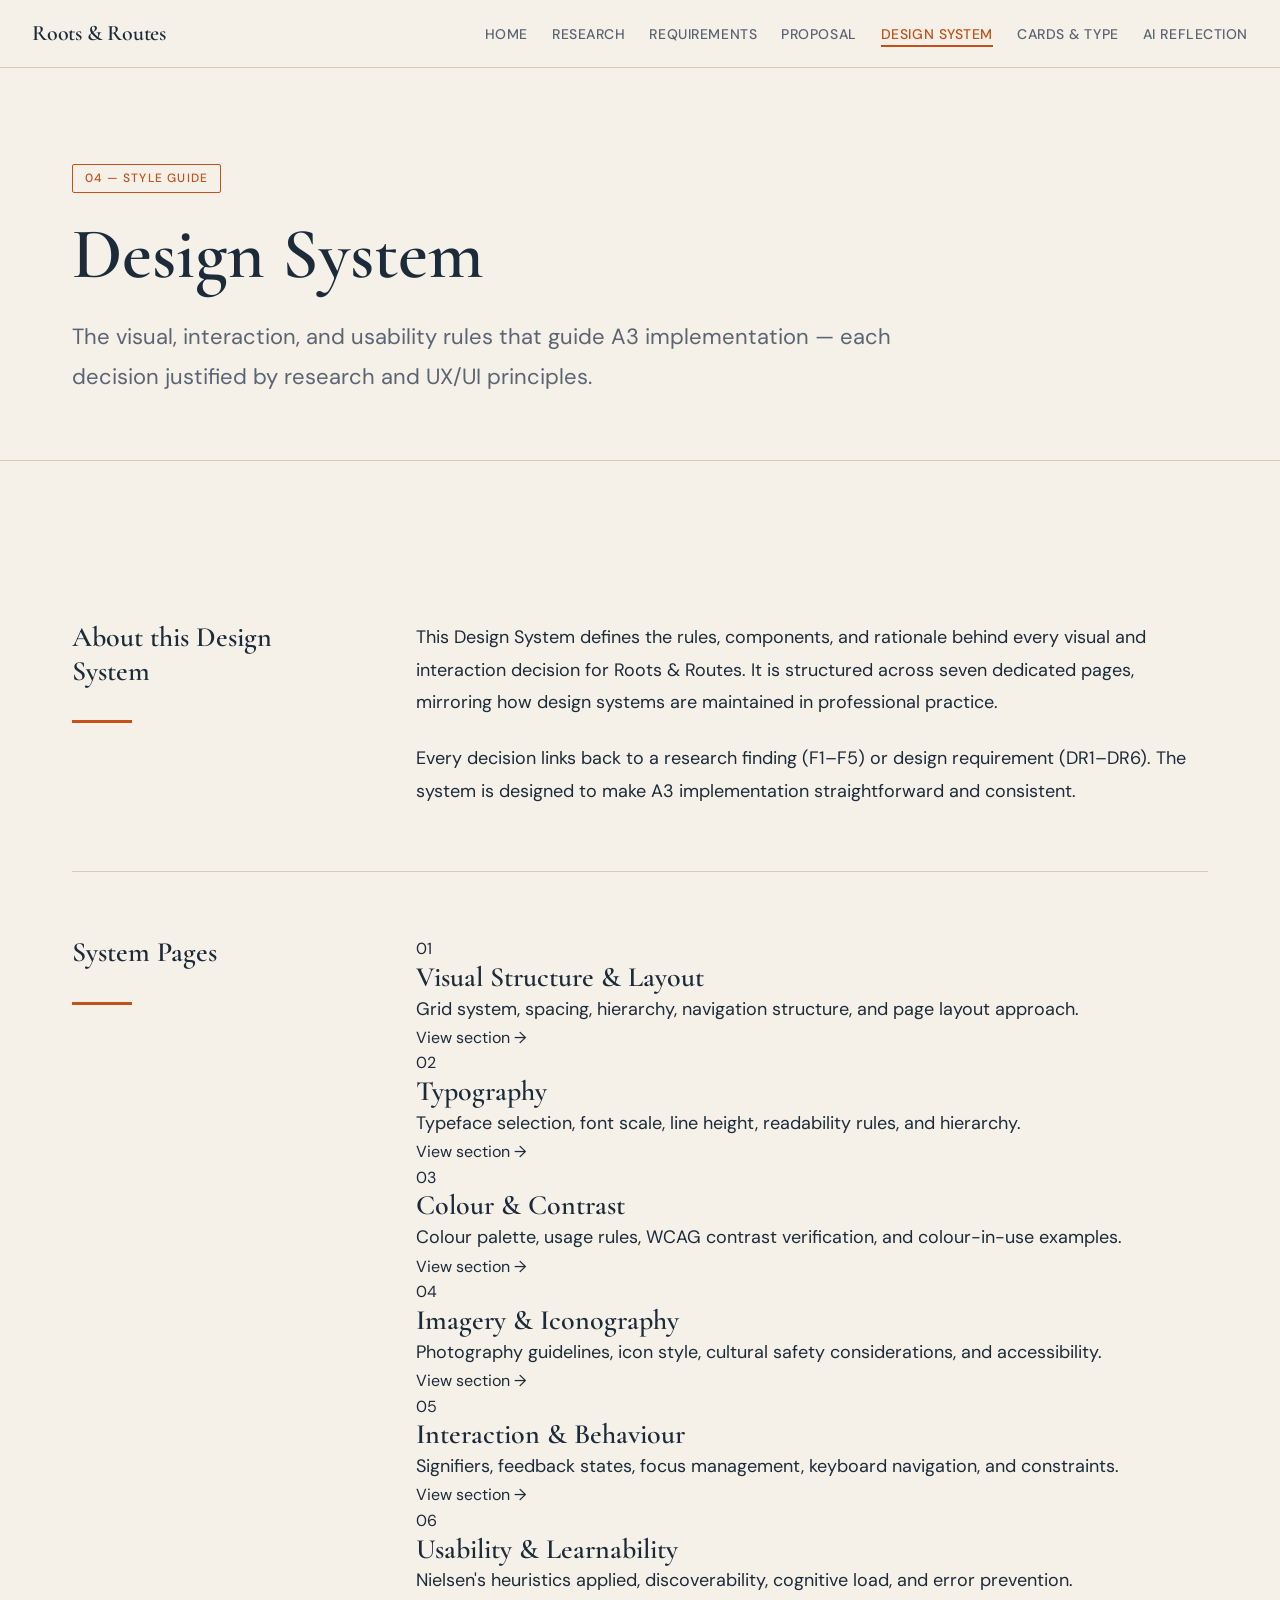
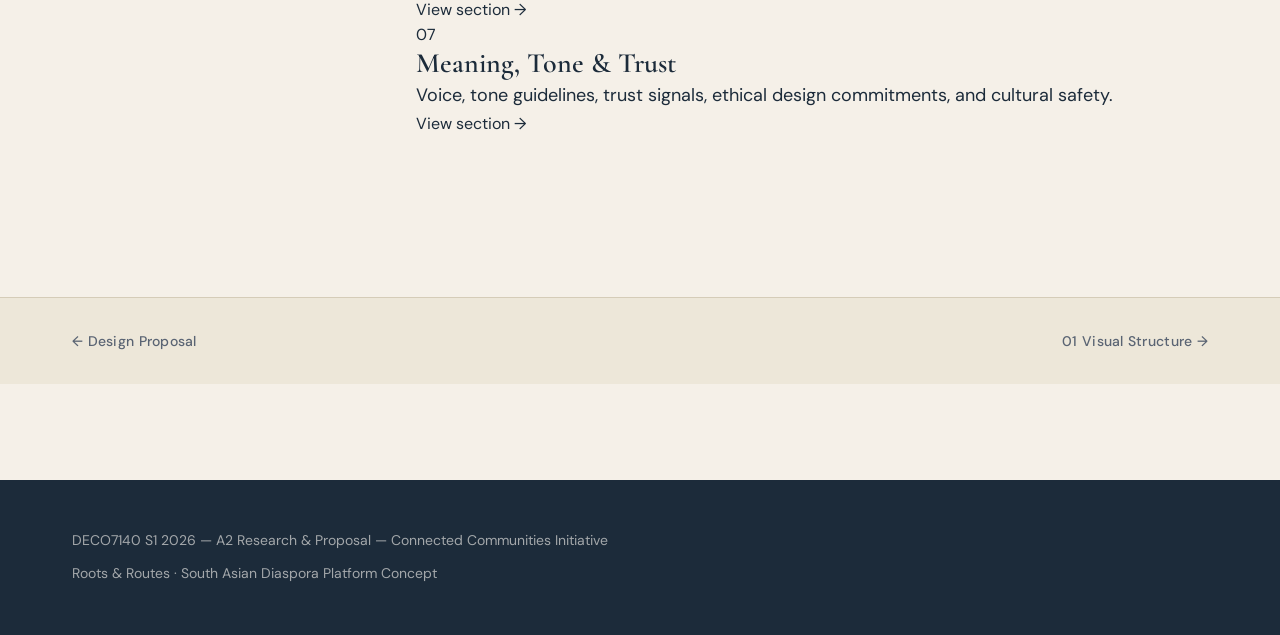
<file: design-system.html>
<!DOCTYPE html>
<html lang="en">
<head>
  <meta charset="UTF-8" />
  <meta name="viewport" content="width=device-width, initial-scale=1.0" />
  <title>Design System — Roots & Routes</title>
  <link rel="preconnect" href="https://fonts.googleapis.com" />
  <link rel="preconnect" href="https://fonts.gstatic.com" crossorigin />
  <link href="https://fonts.googleapis.com/css2?family=Cormorant+Garamond:ital,wght@0,300;0,400;0,600;1,300;1,400&family=DM+Sans:wght@300;400;500&display=swap" rel="stylesheet" />
  <link rel="stylesheet" href="css/global.css" />
  <link rel="stylesheet" href="css/inner.css" />
  <link rel="stylesheet" href="css/design-system.css" />
  <link rel="stylesheet" href="css/print.css" />
</head>
<body>
  <a href="#main" class="skip-link">Skip to main content</a>
  <nav class="nav">
    <a href="index.html" class="nav-logo">Roots &amp; Routes</a>
    <ul class="nav-links">
      <li><a href="index.html">Home</a></li>
      <li><a href="research.html">Research</a></li>
      <li><a href="requirements.html">Requirements</a></li>
      <li><a href="proposal.html">Proposal</a></li>
      <li><a href="design-system.html" class="active">Design System</a></li>
      <li><a href="components.html">Cards &amp; Type</a></li>
      <li><a href="ai-reflection.html">AI Reflection</a></li>
    </ul>
    <button class="nav-toggle" aria-label="Toggle menu">&#9776;</button>
  </nav>

  <header class="page-hero">
    <div class="container">
      <span class="tag">04 — Style Guide</span>
      <h1>Design System</h1>
      <p>The visual, interaction, and usability rules that guide A3 implementation — each decision justified by research and UX/UI principles.</p>
    </div>
  </header>

  <main id="main" class="page-main">
    <div class="container">
      <section class="content-section">
        <div class="content-grid">
          <div class="content-aside">
            <h2>About this Design System</h2>
            <div class="divider"></div>
          </div>
          <div class="content-body">
            <p>This Design System defines the rules, components, and rationale behind every visual and interaction decision for Roots &amp; Routes. It is structured across seven dedicated pages, mirroring how design systems are maintained in professional practice.</p>
            <p>Every decision links back to a research finding (F1–F5) or design requirement (DR1–DR6). The system is designed to make A3 implementation straightforward and consistent.</p>
          </div>
        </div>
      </section>

      <section class="content-section">
        <div class="content-grid">
          <div class="content-aside">
            <h2>System Pages</h2>
            <div class="divider"></div>
          </div>
          <div class="content-body">
            <div class="ds-index-grid">
              <a href="ds-visual-structure.html" class="ds-index-card">
                <div class="ds-index-num">01</div>
                <h3>Visual Structure &amp; Layout</h3>
                <p>Grid system, spacing, hierarchy, navigation structure, and page layout approach.</p>
                <span class="ds-index-link">View section →</span>
              </a>
              <a href="ds-typography.html" class="ds-index-card">
                <div class="ds-index-num">02</div>
                <h3>Typography</h3>
                <p>Typeface selection, font scale, line height, readability rules, and hierarchy.</p>
                <span class="ds-index-link">View section →</span>
              </a>
              <a href="ds-colour.html" class="ds-index-card">
                <div class="ds-index-num">03</div>
                <h3>Colour &amp; Contrast</h3>
                <p>Colour palette, usage rules, WCAG contrast verification, and colour-in-use examples.</p>
                <span class="ds-index-link">View section →</span>
              </a>
              <a href="ds-imagery.html" class="ds-index-card">
                <div class="ds-index-num">04</div>
                <h3>Imagery &amp; Iconography</h3>
                <p>Photography guidelines, icon style, cultural safety considerations, and accessibility.</p>
                <span class="ds-index-link">View section →</span>
              </a>
              <a href="ds-interaction.html" class="ds-index-card">
                <div class="ds-index-num">05</div>
                <h3>Interaction &amp; Behaviour</h3>
                <p>Signifiers, feedback states, focus management, keyboard navigation, and constraints.</p>
                <span class="ds-index-link">View section →</span>
              </a>
              <a href="ds-usability.html" class="ds-index-card">
                <div class="ds-index-num">06</div>
                <h3>Usability &amp; Learnability</h3>
                <p>Nielsen's heuristics applied, discoverability, cognitive load, and error prevention.</p>
                <span class="ds-index-link">View section →</span>
              </a>
              <a href="ds-meaning-trust.html" class="ds-index-card">
                <div class="ds-index-num">07</div>
                <h3>Meaning, Tone &amp; Trust</h3>
                <p>Voice, tone guidelines, trust signals, ethical design commitments, and cultural safety.</p>
                <span class="ds-index-link">View section →</span>
              </a>
            </div>
          </div>
        </div>
      </section>
    </div>
  </main>

  <div class="page-nav-band">
    <div class="container">
      <a href="proposal.html" class="page-nav-link prev">← Design Proposal</a>
      <a href="ds-visual-structure.html" class="page-nav-link next">01 Visual Structure →</a>
    </div>
  </div>

  <footer class="footer">
    <div class="container">
      <p>DECO7140 S1 2026 — A2 Research &amp; Proposal — Connected Communities Initiative</p>
      <p>Roots &amp; Routes · South Asian Diaspora Platform Concept</p>
    </div>
  </footer>
  <script src="js/nav.js"></script>
</body>
</html>
</file>
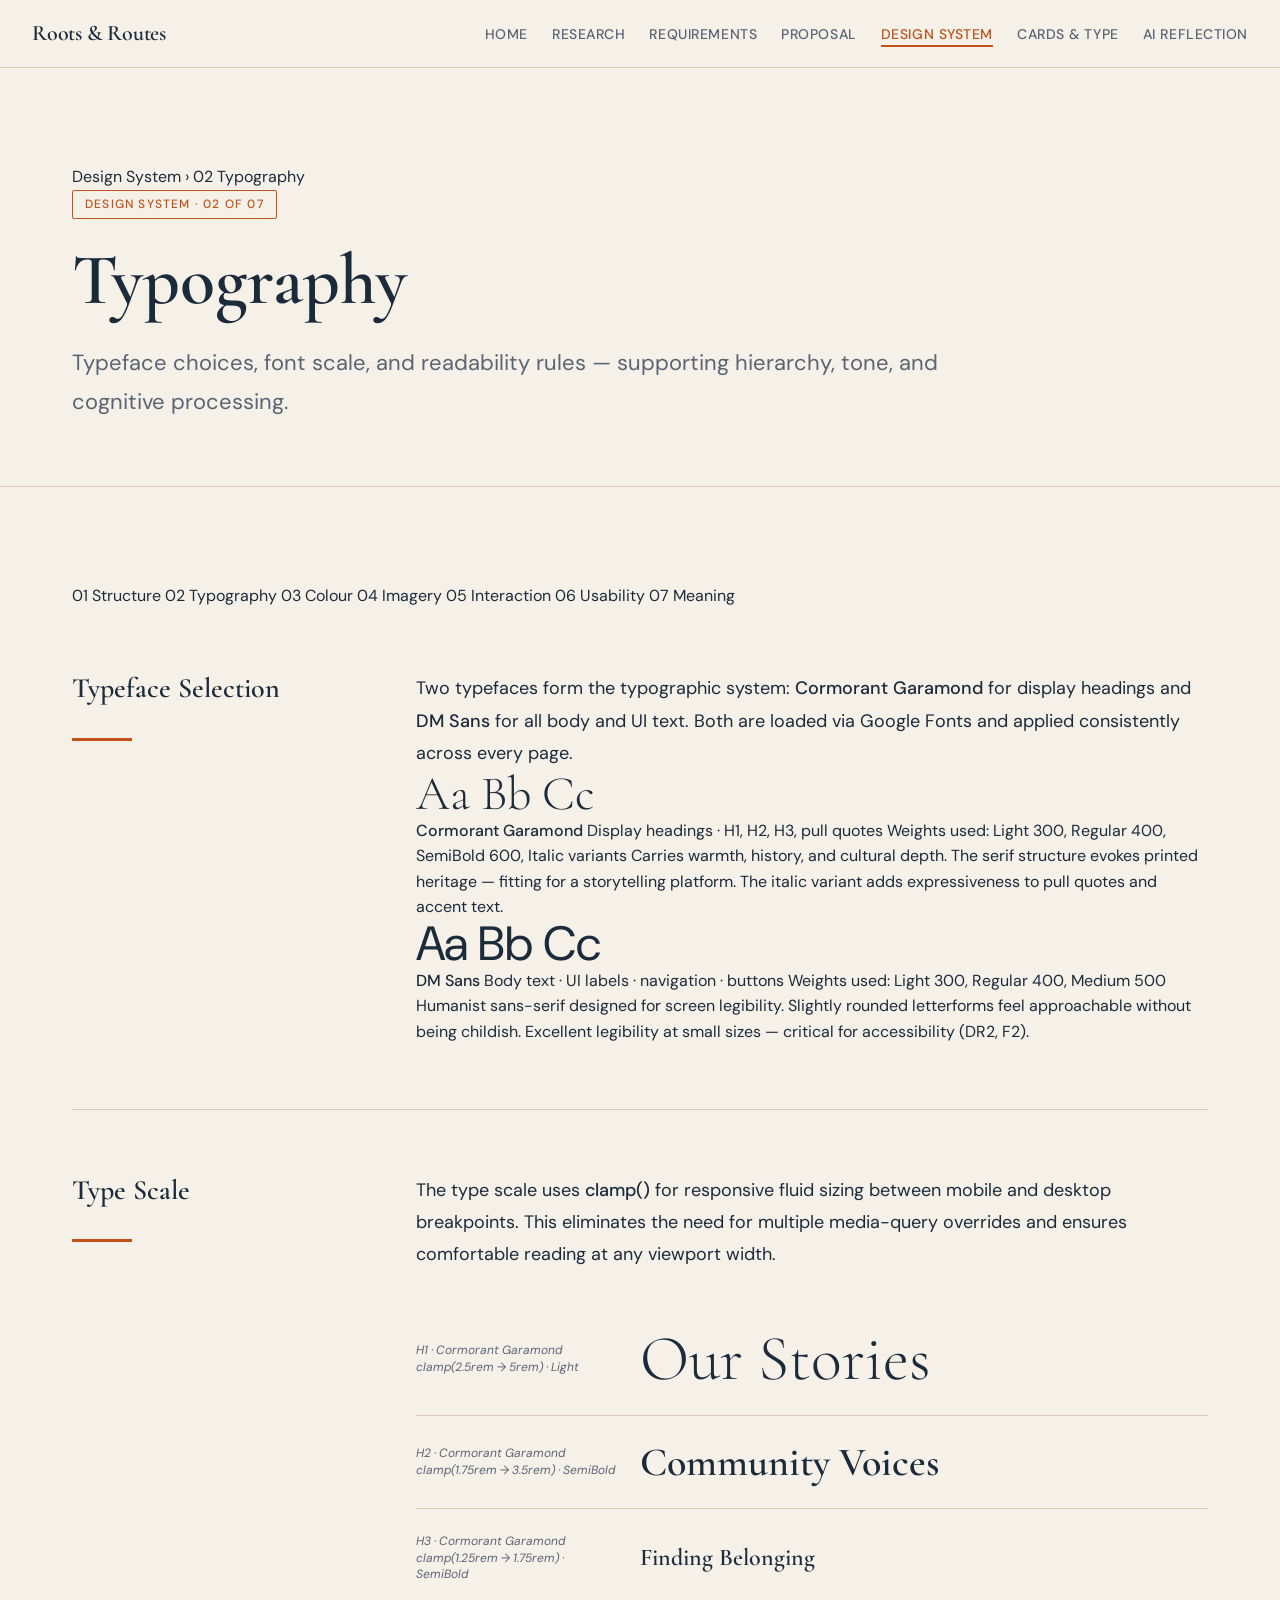
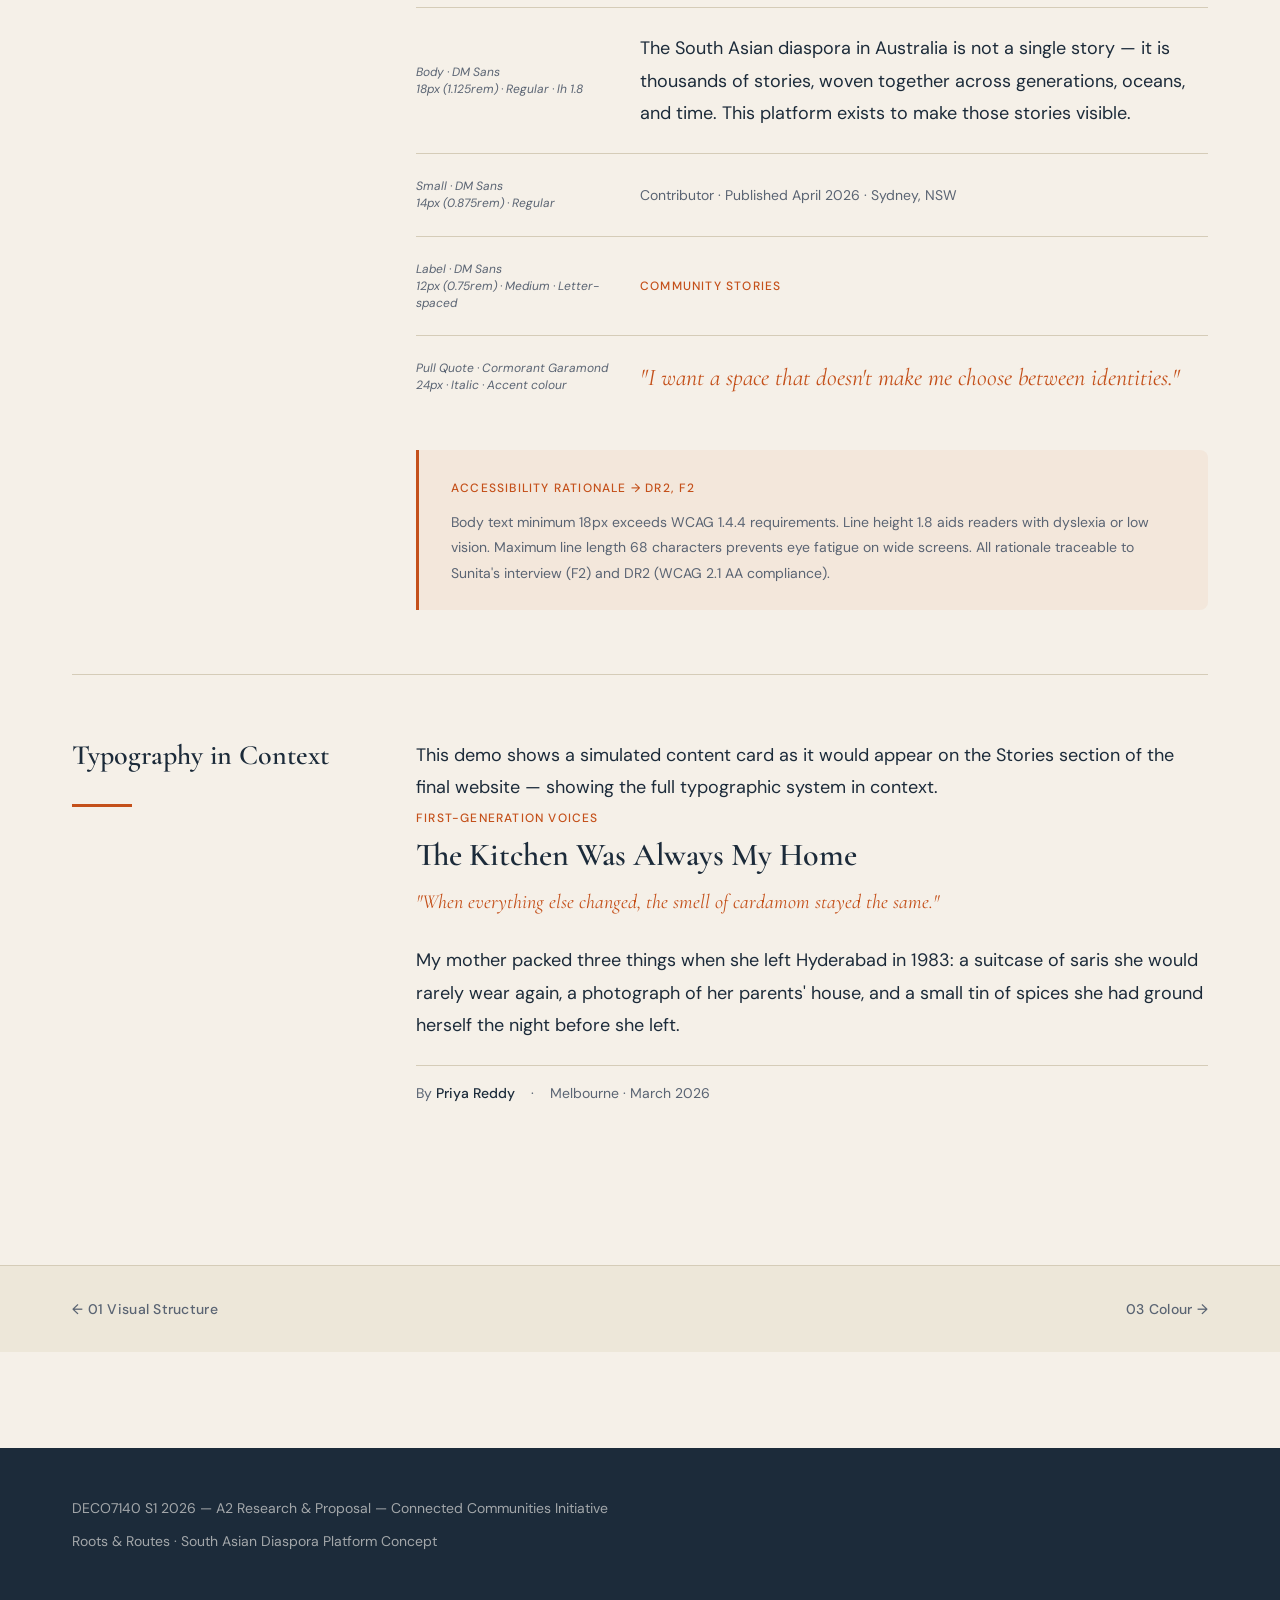
<file: ds-typography.html>
<!DOCTYPE html>
<html lang="en">
<head>
  <meta charset="UTF-8" /><meta name="viewport" content="width=device-width, initial-scale=1.0" />
  <title>Typography — Design System — Roots & Routes</title>
  <link rel="preconnect" href="https://fonts.googleapis.com" />
  <link rel="preconnect" href="https://fonts.gstatic.com" crossorigin />
  <link href="https://fonts.googleapis.com/css2?family=Cormorant+Garamond:ital,wght@0,300;0,400;0,600;1,300;1,400&family=DM+Sans:wght@300;400;500&display=swap" rel="stylesheet" />
  <link rel="stylesheet" href="css/global.css" />
  <link rel="stylesheet" href="css/inner.css" />
  <link rel="stylesheet" href="css/design-system.css" />
  <link rel="stylesheet" href="css/print.css" />
</head>
<body>
  <a href="#main" class="skip-link">Skip to main content</a>
  <nav class="nav">
    <a href="index.html" class="nav-logo">Roots &amp; Routes</a>
    <ul class="nav-links">
      <li><a href="index.html">Home</a></li>
      <li><a href="research.html">Research</a></li>
      <li><a href="requirements.html">Requirements</a></li>
      <li><a href="proposal.html">Proposal</a></li>
      <li><a href="design-system.html" class="active">Design System</a></li>
      <li><a href="components.html">Cards &amp; Type</a></li>
      <li><a href="ai-reflection.html">AI Reflection</a></li>
    </ul>
    <button class="nav-toggle" aria-label="Toggle menu">&#9776;</button>
  </nav>

  <header class="page-hero">
    <div class="container">
      <nav class="ds-breadcrumb" aria-label="Design system navigation">
        <a href="design-system.html">Design System</a> <span aria-hidden="true">›</span> 02 Typography
      </nav>
      <span class="tag">Design System · 02 of 07</span>
      <h1>Typography</h1>
      <p>Typeface choices, font scale, and readability rules — supporting hierarchy, tone, and cognitive processing.</p>
    </div>
  </header>

  <main id="main" class="page-main">
    <div class="container">
      <nav class="ds-sub-nav" aria-label="Design system sections">
        <a href="ds-visual-structure.html" class="ds-sub-link">01 Structure</a>
        <a href="ds-typography.html" class="ds-sub-link active">02 Typography</a>
        <a href="ds-colour.html" class="ds-sub-link">03 Colour</a>
        <a href="ds-imagery.html" class="ds-sub-link">04 Imagery</a>
        <a href="ds-interaction.html" class="ds-sub-link">05 Interaction</a>
        <a href="ds-usability.html" class="ds-sub-link">06 Usability</a>
        <a href="ds-meaning-trust.html" class="ds-sub-link">07 Meaning</a>
      </nav>

      <section class="content-section">
        <div class="content-grid">
          <div class="content-aside">
            <h2>Typeface Selection</h2>
            <div class="divider"></div>
          </div>
          <div class="content-body">
            <p>Two typefaces form the typographic system: <strong>Cormorant Garamond</strong> for display headings and <strong>DM Sans</strong> for all body and UI text. Both are loaded via Google Fonts and applied consistently across every page.</p>
            <div class="font-pair-demo">
              <div class="font-demo-block">
                <span class="font-demo-sample" style="font-family:'Cormorant Garamond',serif; font-size:3rem; font-weight:300; line-height:1;">Aa Bb Cc</span>
                <div class="font-demo-meta">
                  <strong>Cormorant Garamond</strong>
                  <span>Display headings · H1, H2, H3, pull quotes</span>
                  <span>Weights used: Light 300, Regular 400, SemiBold 600, Italic variants</span>
                  <span class="font-rationale">Carries warmth, history, and cultural depth. The serif structure evokes printed heritage — fitting for a storytelling platform. The italic variant adds expressiveness to pull quotes and accent text.</span>
                </div>
              </div>
              <div class="font-demo-block">
                <span class="font-demo-sample" style="font-family:'DM Sans',sans-serif; font-size:3rem; font-weight:400; line-height:1;">Aa Bb Cc</span>
                <div class="font-demo-meta">
                  <strong>DM Sans</strong>
                  <span>Body text · UI labels · navigation · buttons</span>
                  <span>Weights used: Light 300, Regular 400, Medium 500</span>
                  <span class="font-rationale">Humanist sans-serif designed for screen legibility. Slightly rounded letterforms feel approachable without being childish. Excellent legibility at small sizes — critical for accessibility (DR2, F2).</span>
                </div>
              </div>
            </div>
          </div>
        </div>
      </section>

      <section class="content-section">
        <div class="content-grid">
          <div class="content-aside">
            <h2>Type Scale</h2>
            <div class="divider"></div>
          </div>
          <div class="content-body">
            <p>The type scale uses <strong>clamp()</strong> for responsive fluid sizing between mobile and desktop breakpoints. This eliminates the need for multiple media-query overrides and ensures comfortable reading at any viewport width.</p>
            <div class="type-scale">
              <div class="type-row">
                <span class="type-label">H1 · Cormorant Garamond<br />clamp(2.5rem → 5rem) · Light</span>
                <span class="type-example t-h1">Our Stories</span>
              </div>
              <div class="type-row">
                <span class="type-label">H2 · Cormorant Garamond<br />clamp(1.75rem → 3.5rem) · SemiBold</span>
                <span class="type-example t-h2">Community Voices</span>
              </div>
              <div class="type-row">
                <span class="type-label">H3 · Cormorant Garamond<br />clamp(1.25rem → 1.75rem) · SemiBold</span>
                <span class="type-example t-h3">Finding Belonging</span>
              </div>
              <div class="type-row">
                <span class="type-label">Body · DM Sans<br />18px (1.125rem) · Regular · lh 1.8</span>
                <span class="type-example t-body">The South Asian diaspora in Australia is not a single story — it is thousands of stories, woven together across generations, oceans, and time. This platform exists to make those stories visible.</span>
              </div>
              <div class="type-row">
                <span class="type-label">Small · DM Sans<br />14px (0.875rem) · Regular</span>
                <span class="type-example t-small">Contributor · Published April 2026 · Sydney, NSW</span>
              </div>
              <div class="type-row">
                <span class="type-label">Label · DM Sans<br />12px (0.75rem) · Medium · Letter-spaced</span>
                <span class="type-example t-label">COMMUNITY STORIES</span>
              </div>
              <div class="type-row">
                <span class="type-label">Pull Quote · Cormorant Garamond<br />24px · Italic · Accent colour</span>
                <span class="type-example" style="font-family:var(--font-display);font-size:1.5rem;font-style:italic;color:var(--clr-accent);line-height:1.3;">"I want a space that doesn't make me choose between identities."</span>
              </div>
            </div>

            <div class="insight-box" style="margin-top:var(--space-8);">
              <span class="insight-label">Accessibility rationale → DR2, F2</span>
              <p>Body text minimum 18px exceeds WCAG 1.4.4 requirements. Line height 1.8 aids readers with dyslexia or low vision. Maximum line length 68 characters prevents eye fatigue on wide screens. All rationale traceable to Sunita's interview (F2) and DR2 (WCAG 2.1 AA compliance).</p>
            </div>
          </div>
        </div>
      </section>

      <section class="content-section">
        <div class="content-grid">
          <div class="content-aside">
            <h2>Typography in Context</h2>
            <div class="divider"></div>
          </div>
          <div class="content-body">
            <p>This demo shows a simulated content card as it would appear on the Stories section of the final website — showing the full typographic system in context.</p>
            <div class="type-context-demo">
              <span class="t-label" style="color:var(--clr-accent);">FIRST-GENERATION VOICES</span>
              <h2 style="font-family:var(--font-display);font-size:2rem;margin:0.5rem 0 0.75rem;color:var(--clr-primary);">The Kitchen Was Always My Home</h2>
              <p style="font-style:italic;font-family:var(--font-display);font-size:1.25rem;color:var(--clr-accent);margin-bottom:1rem;">"When everything else changed, the smell of cardamom stayed the same."</p>
              <p style="font-size:1.125rem;line-height:1.8;color:var(--clr-text);margin-bottom:1rem;">My mother packed three things when she left Hyderabad in 1983: a suitcase of saris she would rarely wear again, a photograph of her parents' house, and a small tin of spices she had ground herself the night before she left.</p>
              <div style="display:flex;gap:1rem;align-items:center;margin-top:1.5rem;padding-top:1rem;border-top:1px solid var(--clr-border);">
                <span style="font-size:0.875rem;color:var(--clr-text-muted);">By <strong style="color:var(--clr-text);">Priya Reddy</strong></span>
                <span style="font-size:0.875rem;color:var(--clr-text-muted);">·</span>
                <span style="font-size:0.875rem;color:var(--clr-text-muted);">Melbourne · March 2026</span>
              </div>
            </div>
          </div>
        </div>
      </section>
    </div>
  </main>

  <div class="page-nav-band">
    <div class="container">
      <a href="ds-visual-structure.html" class="page-nav-link prev">← 01 Visual Structure</a>
      <a href="ds-colour.html" class="page-nav-link next">03 Colour →</a>
    </div>
  </div>
  <footer class="footer">
    <div class="container">
      <p>DECO7140 S1 2026 — A2 Research &amp; Proposal — Connected Communities Initiative</p>
      <p>Roots &amp; Routes · South Asian Diaspora Platform Concept</p>
    </div>
  </footer>
  <script src="js/nav.js"></script>
</body>
</html>
</file>
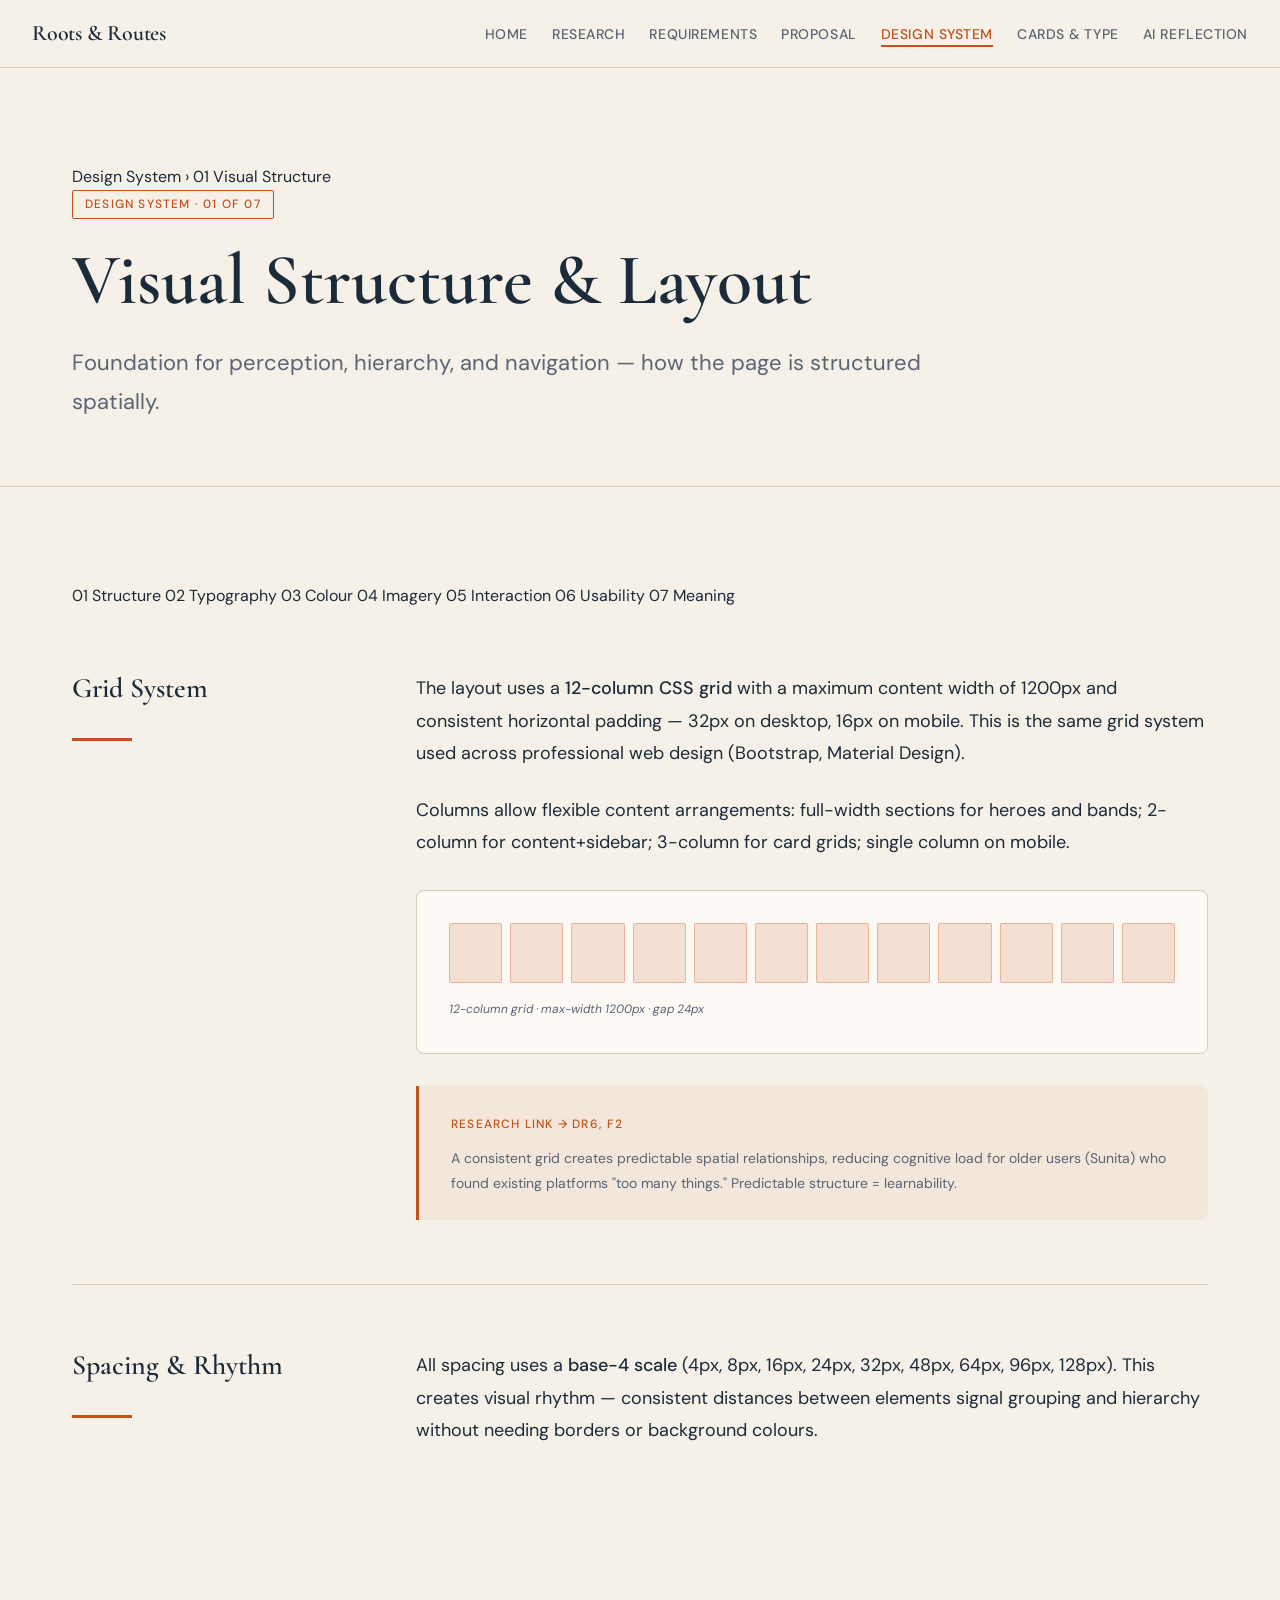
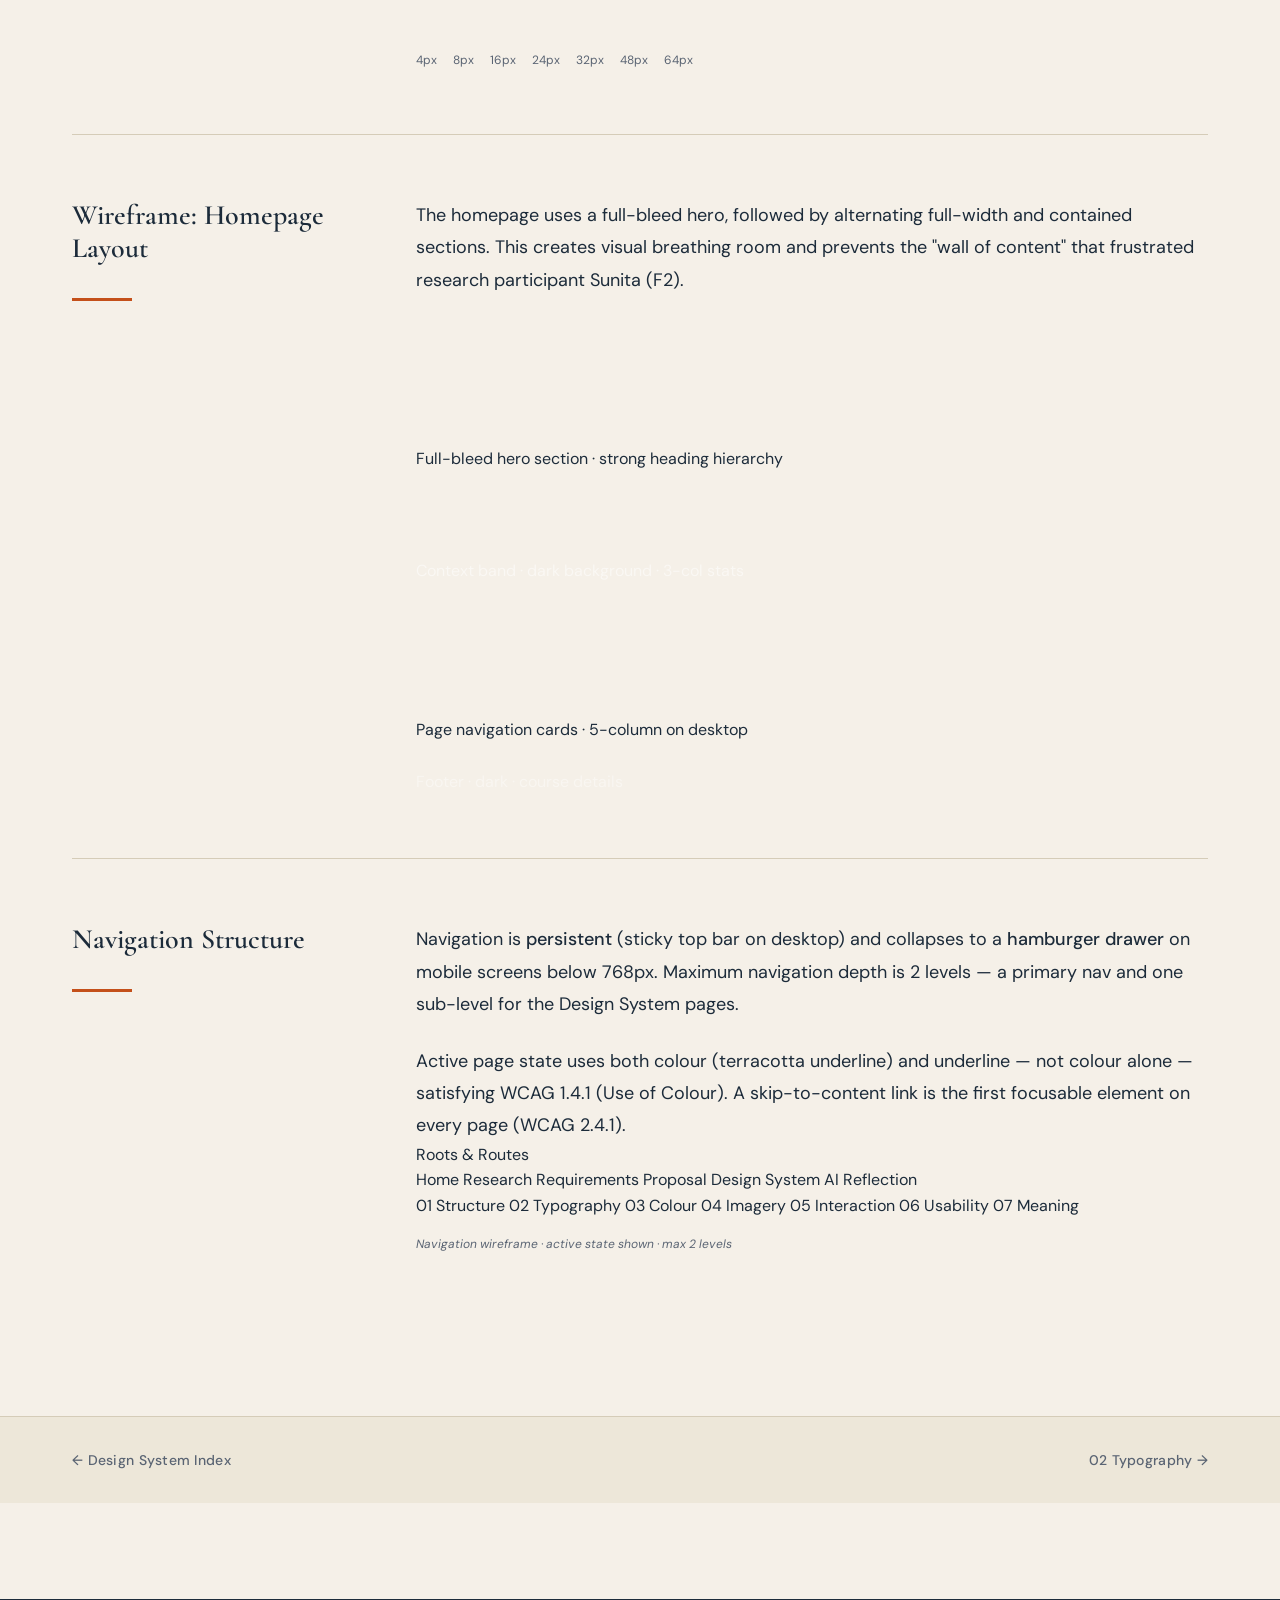
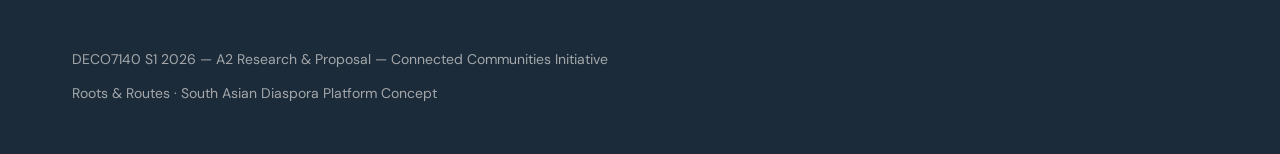
<file: ds-visual-structure.html>
<!DOCTYPE html>
<html lang="en">
<head>
  <meta charset="UTF-8" /><meta name="viewport" content="width=device-width, initial-scale=1.0" />
  <title>Visual Structure — Design System — Roots & Routes</title>
  <link rel="preconnect" href="https://fonts.googleapis.com" />
  <link rel="preconnect" href="https://fonts.gstatic.com" crossorigin />
  <link href="https://fonts.googleapis.com/css2?family=Cormorant+Garamond:ital,wght@0,300;0,400;0,600;1,300;1,400&family=DM+Sans:wght@300;400;500&display=swap" rel="stylesheet" />
  <link rel="stylesheet" href="css/global.css" />
  <link rel="stylesheet" href="css/inner.css" />
  <link rel="stylesheet" href="css/design-system.css" />
  <link rel="stylesheet" href="css/print.css" />
</head>
<body>
  <a href="#main" class="skip-link">Skip to main content</a>
  <nav class="nav">
    <a href="index.html" class="nav-logo">Roots &amp; Routes</a>
    <ul class="nav-links">
      <li><a href="index.html">Home</a></li>
      <li><a href="research.html">Research</a></li>
      <li><a href="requirements.html">Requirements</a></li>
      <li><a href="proposal.html">Proposal</a></li>
      <li><a href="design-system.html" class="active">Design System</a></li>
      <li><a href="components.html">Cards &amp; Type</a></li>
      <li><a href="ai-reflection.html">AI Reflection</a></li>
    </ul>
    <button class="nav-toggle" aria-label="Toggle menu">&#9776;</button>
  </nav>

  <header class="page-hero">
    <div class="container">
      <nav class="ds-breadcrumb" aria-label="Design system navigation">
        <a href="design-system.html">Design System</a> <span aria-hidden="true">›</span> 01 Visual Structure
      </nav>
      <span class="tag">Design System · 01 of 07</span>
      <h1>Visual Structure &amp; Layout</h1>
      <p>Foundation for perception, hierarchy, and navigation — how the page is structured spatially.</p>
    </div>
  </header>

  <main id="main" class="page-main">
    <div class="container">
      <nav class="ds-sub-nav" aria-label="Design system sections">
        <a href="ds-visual-structure.html" class="ds-sub-link active">01 Structure</a>
        <a href="ds-typography.html" class="ds-sub-link">02 Typography</a>
        <a href="ds-colour.html" class="ds-sub-link">03 Colour</a>
        <a href="ds-imagery.html" class="ds-sub-link">04 Imagery</a>
        <a href="ds-interaction.html" class="ds-sub-link">05 Interaction</a>
        <a href="ds-usability.html" class="ds-sub-link">06 Usability</a>
        <a href="ds-meaning-trust.html" class="ds-sub-link">07 Meaning</a>
      </nav>

      <section class="content-section">
        <div class="content-grid">
          <div class="content-aside">
            <h2>Grid System</h2>
            <div class="divider"></div>
          </div>
          <div class="content-body">
            <p>The layout uses a <strong>12-column CSS grid</strong> with a maximum content width of 1200px and consistent horizontal padding — 32px on desktop, 16px on mobile. This is the same grid system used across professional web design (Bootstrap, Material Design).</p>
            <p>Columns allow flexible content arrangements: full-width sections for heroes and bands; 2-column for content+sidebar; 3-column for card grids; single column on mobile.</p>
            <div class="ds-demo-box">
              <div class="grid-demo" aria-label="12-column grid visualisation">
                <div class="grid-col"></div><div class="grid-col"></div><div class="grid-col"></div>
                <div class="grid-col"></div><div class="grid-col"></div><div class="grid-col"></div>
                <div class="grid-col"></div><div class="grid-col"></div><div class="grid-col"></div>
                <div class="grid-col"></div><div class="grid-col"></div><div class="grid-col"></div>
              </div>
              <p class="ds-demo-label">12-column grid · max-width 1200px · gap 24px</p>
            </div>
            <div class="insight-box">
              <span class="insight-label">Research link → DR6, F2</span>
              <p>A consistent grid creates predictable spatial relationships, reducing cognitive load for older users (Sunita) who found existing platforms "too many things." Predictable structure = learnability.</p>
            </div>
          </div>
        </div>
      </section>

      <section class="content-section">
        <div class="content-grid">
          <div class="content-aside">
            <h2>Spacing &amp; Rhythm</h2>
            <div class="divider"></div>
          </div>
          <div class="content-body">
            <p>All spacing uses a <strong>base-4 scale</strong> (4px, 8px, 16px, 24px, 32px, 48px, 64px, 96px, 128px). This creates visual rhythm — consistent distances between elements signal grouping and hierarchy without needing borders or background colours.</p>
            <div class="spacing-demo">
              <div class="sp-item" style="height:4px;" aria-label="4px spacing"></div>
              <div class="sp-item" style="height:8px;"></div>
              <div class="sp-item" style="height:16px;"></div>
              <div class="sp-item" style="height:24px;"></div>
              <div class="sp-item" style="height:32px;"></div>
              <div class="sp-item" style="height:48px;"></div>
              <div class="sp-item" style="height:64px;"></div>
            </div>
            <div style="display:flex;gap:var(--space-4);flex-wrap:wrap;margin-top:var(--space-2);">
              <span style="font-size:var(--fs-xs);color:var(--clr-text-muted);">4px</span>
              <span style="font-size:var(--fs-xs);color:var(--clr-text-muted);">8px</span>
              <span style="font-size:var(--fs-xs);color:var(--clr-text-muted);">16px</span>
              <span style="font-size:var(--fs-xs);color:var(--clr-text-muted);">24px</span>
              <span style="font-size:var(--fs-xs);color:var(--clr-text-muted);">32px</span>
              <span style="font-size:var(--fs-xs);color:var(--clr-text-muted);">48px</span>
              <span style="font-size:var(--fs-xs);color:var(--clr-text-muted);">64px</span>
            </div>
          </div>
        </div>
      </section>

      <section class="content-section">
        <div class="content-grid">
          <div class="content-aside">
            <h2>Wireframe: Homepage Layout</h2>
            <div class="divider"></div>
          </div>
          <div class="content-body">
            <p>The homepage uses a full-bleed hero, followed by alternating full-width and contained sections. This creates visual breathing room and prevents the "wall of content" that frustrated research participant Sunita (F2).</p>
            <div class="wireframe-full" aria-label="Homepage wireframe diagram" role="img">
              <!-- Nav bar -->
              <div class="wf-section wf-nav">
                <div class="wf-block wf-logo"></div>
                <div style="display:flex;gap:8px;margin-left:auto;">
                  <div class="wf-block" style="width:50px;height:10px;"></div>
                  <div class="wf-block" style="width:50px;height:10px;"></div>
                  <div class="wf-block" style="width:50px;height:10px;"></div>
                  <div class="wf-block" style="width:70px;height:10px;"></div>
                  <div class="wf-block" style="width:60px;height:10px;"></div>
                </div>
              </div>
              <!-- Hero -->
              <div class="wf-section wf-hero-block">
                <div class="wf-block" style="width:30%;height:14px;opacity:0.4;"></div>
                <div class="wf-block" style="width:70%;height:52px;margin-top:12px;"></div>
                <div class="wf-block" style="width:55%;height:14px;margin-top:12px;opacity:0.5;"></div>
                <div class="wf-block" style="width:40%;height:12px;margin-top:8px;opacity:0.4;"></div>
                <div style="display:flex;gap:8px;margin-top:16px;">
                  <div class="wf-block wf-btn-primary"></div>
                  <div class="wf-block wf-btn-ghost"></div>
                </div>
                <div class="wf-label">Full-bleed hero section · strong heading hierarchy</div>
              </div>
              <!-- Stats band -->
              <div class="wf-section wf-dark-band">
                <div class="wf-block" style="width:40%;height:14px;opacity:0.3;"></div>
                <div style="display:grid;grid-template-columns:1fr 1fr 1fr;gap:12px;margin-top:12px;">
                  <div class="wf-block" style="height:60px;opacity:0.2;border-radius:6px;"></div>
                  <div class="wf-block" style="height:60px;opacity:0.2;border-radius:6px;"></div>
                  <div class="wf-block" style="height:60px;opacity:0.2;border-radius:6px;"></div>
                </div>
                <div class="wf-label" style="color:rgba(255,255,255,0.5);">Context band · dark background · 3-col stats</div>
              </div>
              <!-- Card grid -->
              <div class="wf-section">
                <div class="wf-block" style="width:40%;height:18px;"></div>
                <div class="wf-block" style="width:60%;height:12px;margin-top:8px;opacity:0.5;"></div>
                <div style="display:grid;grid-template-columns:repeat(5,1fr);gap:8px;margin-top:16px;">
                  <div class="wf-block" style="height:80px;border-radius:6px;opacity:0.5;"></div>
                  <div class="wf-block" style="height:80px;border-radius:6px;opacity:0.5;"></div>
                  <div class="wf-block" style="height:80px;border-radius:6px;opacity:0.5;"></div>
                  <div class="wf-block" style="height:80px;border-radius:6px;opacity:0.5;"></div>
                  <div class="wf-block" style="height:80px;border-radius:6px;opacity:0.5;"></div>
                </div>
                <div class="wf-label">Page navigation cards · 5-column on desktop</div>
              </div>
              <!-- Footer -->
              <div class="wf-section wf-footer-block">
                <div class="wf-block" style="width:50%;height:10px;opacity:0.3;"></div>
                <div class="wf-block" style="width:35%;height:10px;margin-top:6px;opacity:0.2;"></div>
                <div class="wf-label" style="color:rgba(255,255,255,0.4);">Footer · dark · course details</div>
              </div>
            </div>
          </div>
        </div>
      </section>

      <section class="content-section">
        <div class="content-grid">
          <div class="content-aside">
            <h2>Navigation Structure</h2>
            <div class="divider"></div>
          </div>
          <div class="content-body">
            <p>Navigation is <strong>persistent</strong> (sticky top bar on desktop) and collapses to a <strong>hamburger drawer</strong> on mobile screens below 768px. Maximum navigation depth is 2 levels — a primary nav and one sub-level for the Design System pages.</p>
            <p>Active page state uses both colour (terracotta underline) and underline — not colour alone — satisfying WCAG 1.4.1 (Use of Colour). A skip-to-content link is the first focusable element on every page (WCAG 2.4.1).</p>
            <div class="nav-wireframe">
              <div class="nwf-bar">
                <div class="nwf-logo">Roots &amp; Routes</div>
                <div class="nwf-links">
                  <span>Home</span>
                  <span>Research</span>
                  <span>Requirements</span>
                  <span>Proposal</span>
                  <span class="nwf-active">Design System</span>
                  <span>AI Reflection</span>
                </div>
              </div>
              <div class="nwf-subnav">
                <span class="nwf-active">01 Structure</span>
                <span>02 Typography</span>
                <span>03 Colour</span>
                <span>04 Imagery</span>
                <span>05 Interaction</span>
                <span>06 Usability</span>
                <span>07 Meaning</span>
              </div>
              <p class="ds-demo-label">Navigation wireframe · active state shown · max 2 levels</p>
            </div>
          </div>
        </div>
      </section>
    </div>
  </main>

  <div class="page-nav-band">
    <div class="container">
      <a href="design-system.html" class="page-nav-link prev">← Design System Index</a>
      <a href="ds-typography.html" class="page-nav-link next">02 Typography →</a>
    </div>
  </div>
  <footer class="footer">
    <div class="container">
      <p>DECO7140 S1 2026 — A2 Research &amp; Proposal — Connected Communities Initiative</p>
      <p>Roots &amp; Routes · South Asian Diaspora Platform Concept</p>
    </div>
  </footer>
  <script src="js/nav.js"></script>
</body>
</html>
</file>
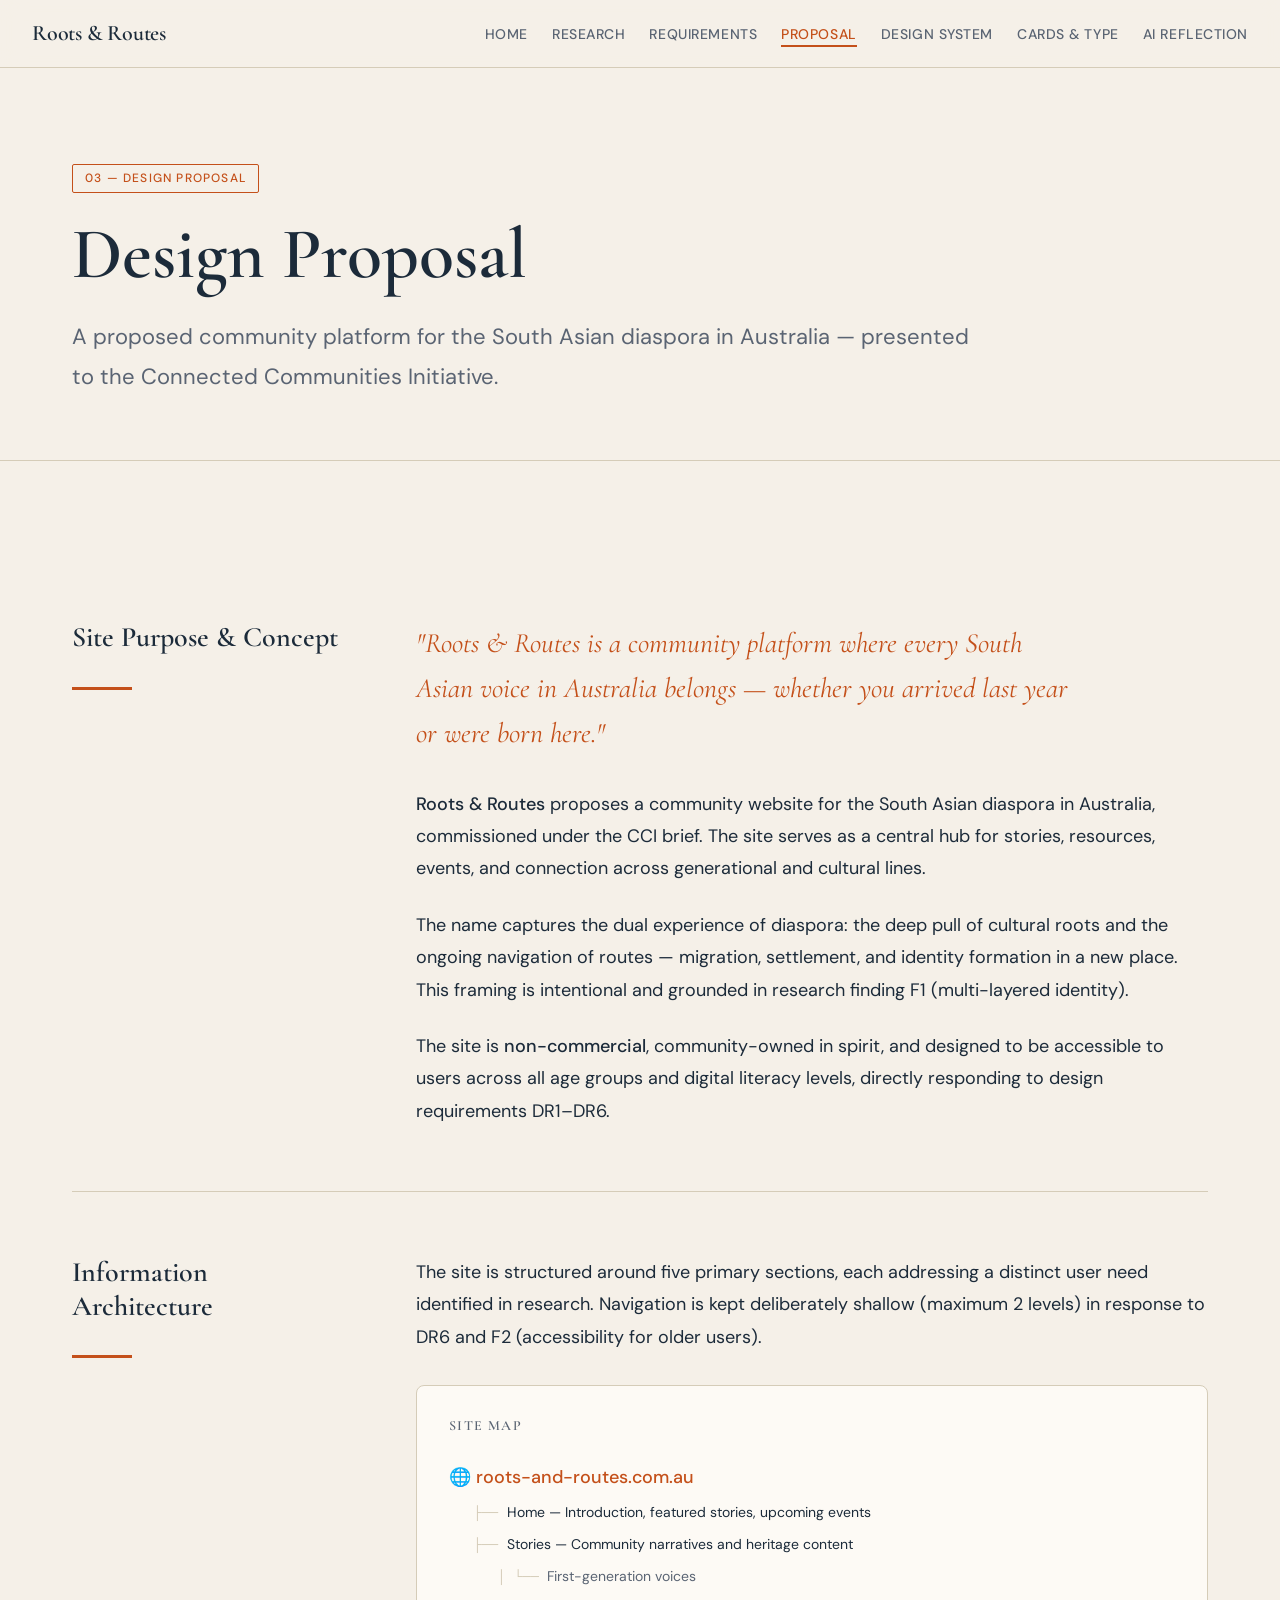
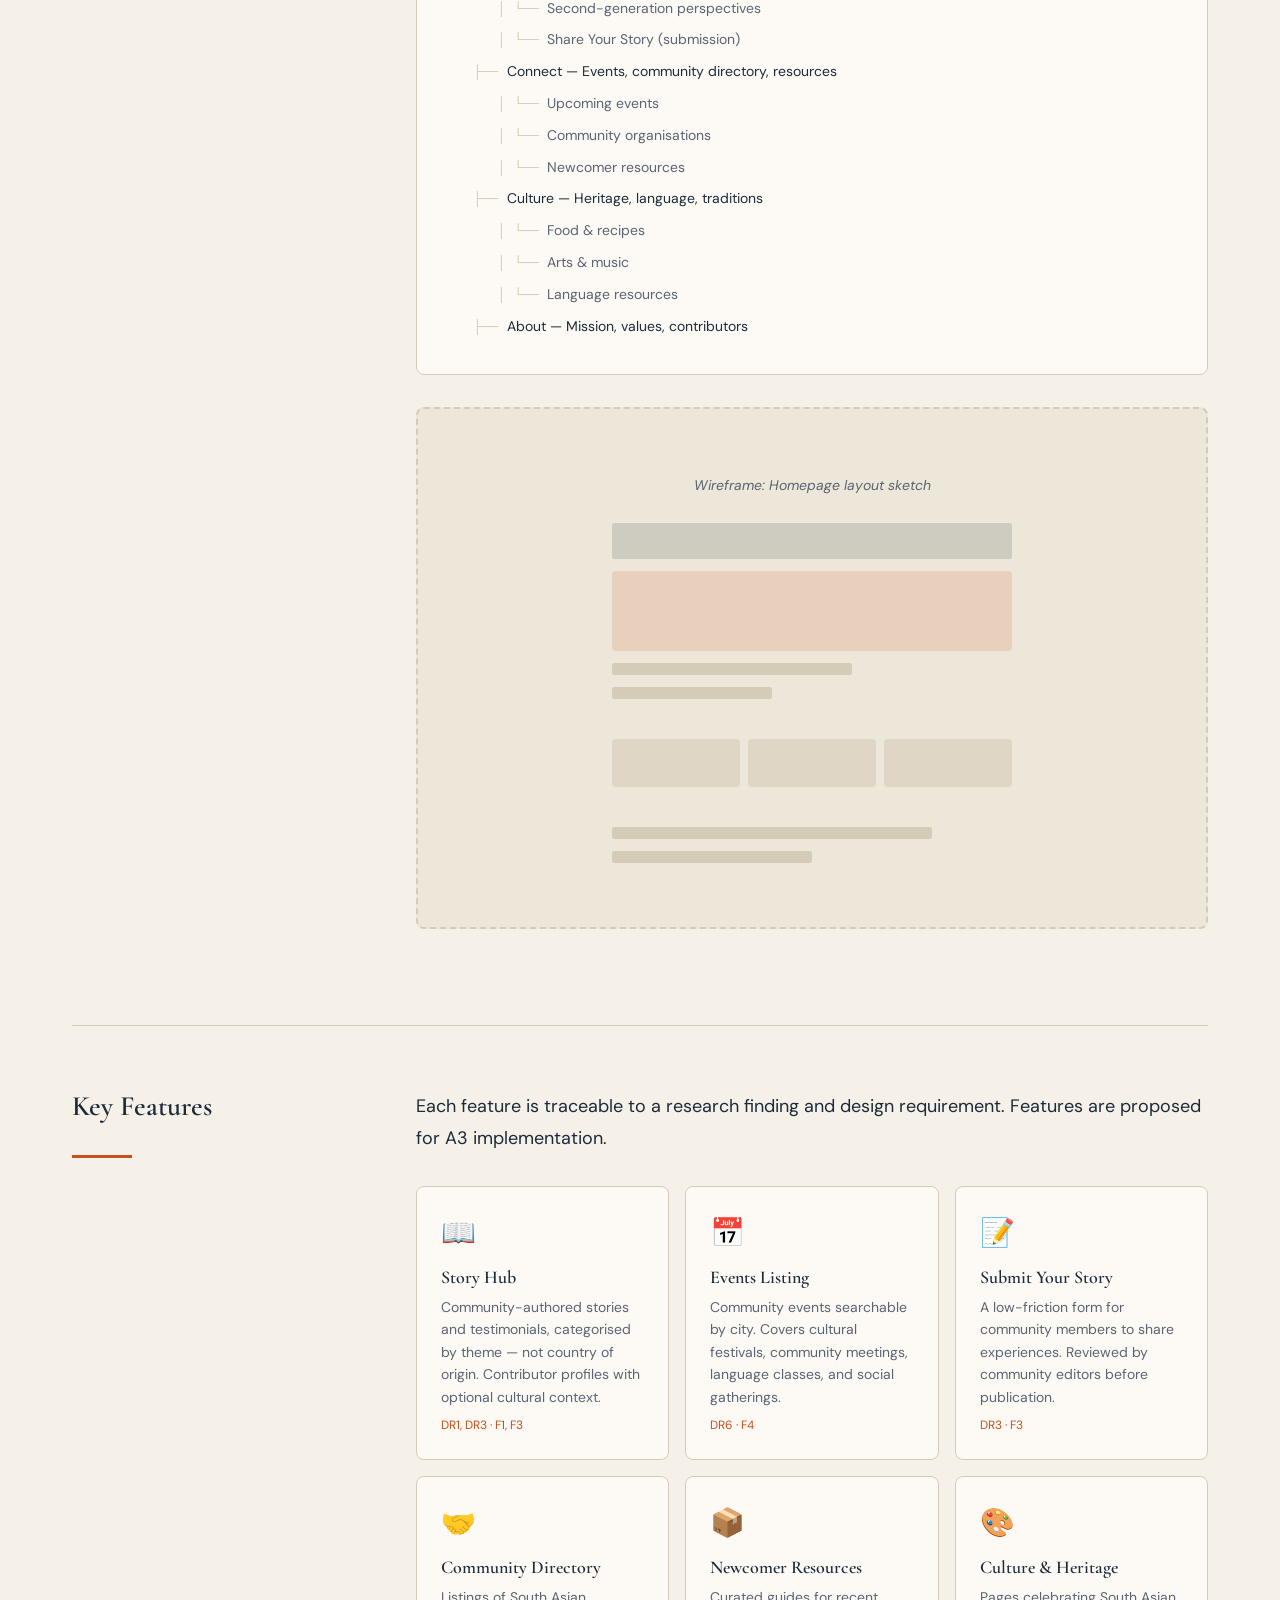
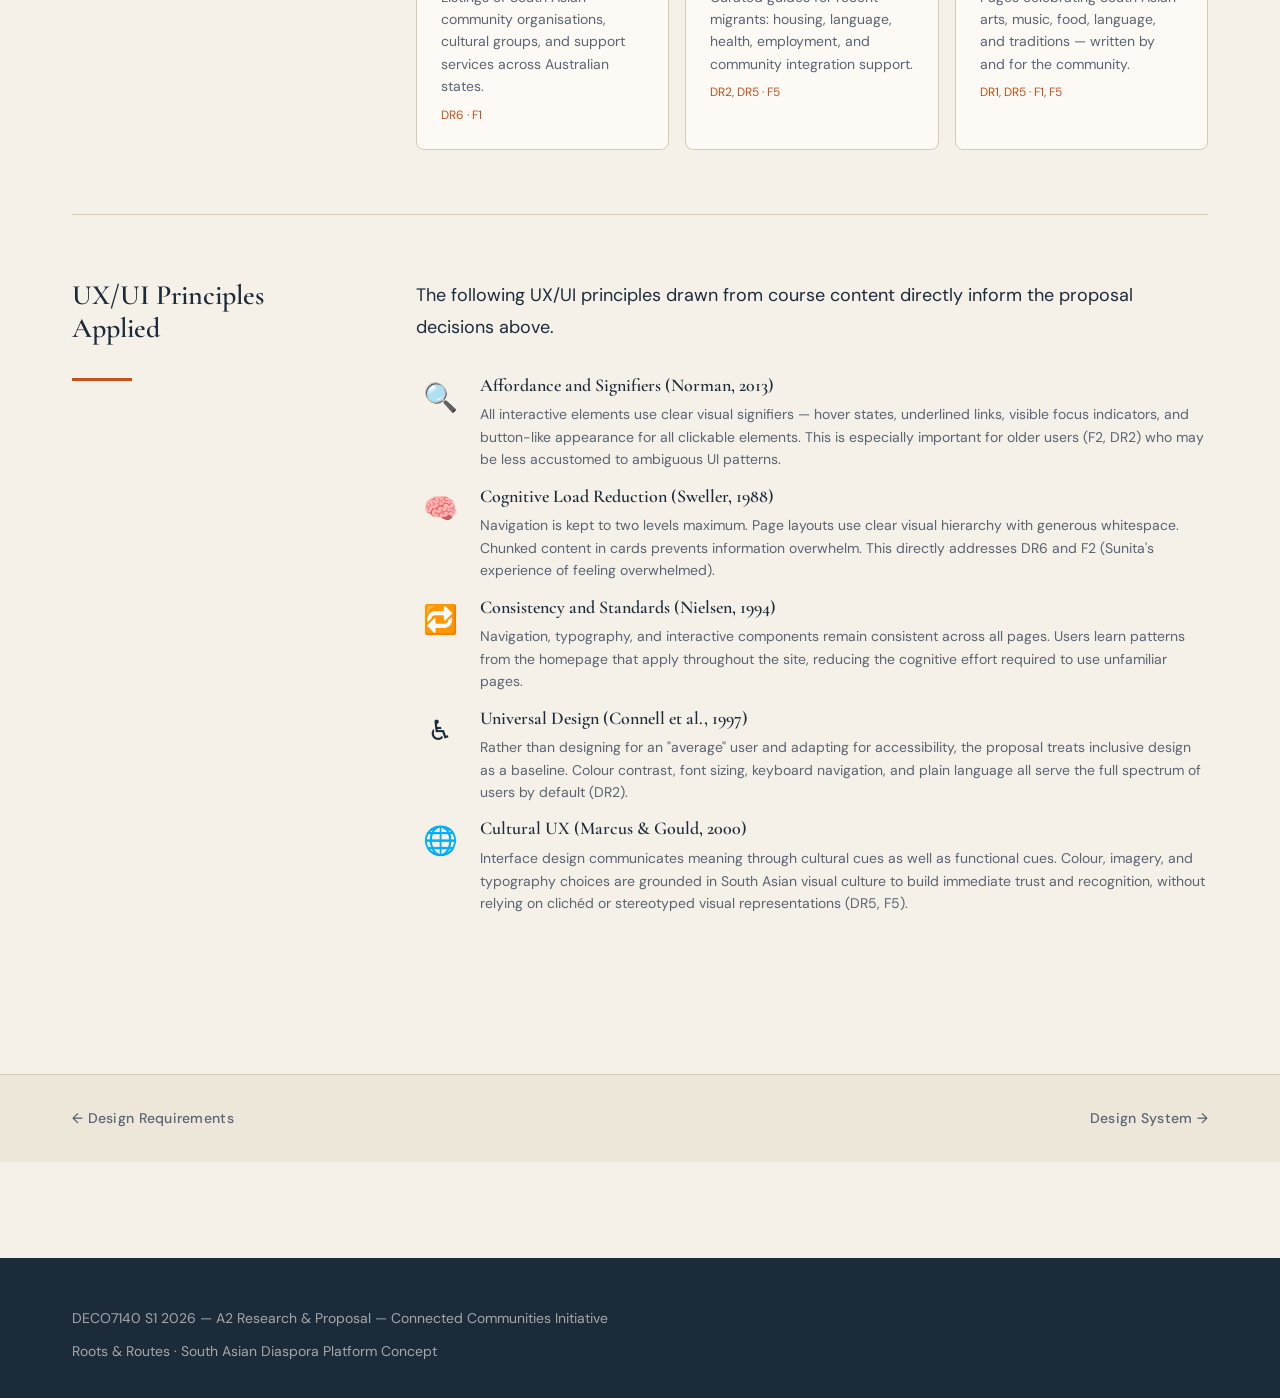
<file: proposal.html>
<!DOCTYPE html>
<html lang="en">
<head>
  <meta charset="UTF-8" />
  <meta name="viewport" content="width=device-width, initial-scale=1.0" />
  <title>Design Proposal — Roots & Routes</title>
  <link rel="preconnect" href="https://fonts.googleapis.com" />
  <link rel="preconnect" href="https://fonts.gstatic.com" crossorigin />
  <link href="https://fonts.googleapis.com/css2?family=Cormorant+Garamond:ital,wght@0,300;0,400;0,600;1,300;1,400&family=DM+Sans:wght@300;400;500&display=swap" rel="stylesheet" />
  <link rel="stylesheet" href="css/global.css" />
  <link rel="stylesheet" href="css/inner.css" />
  <link rel="stylesheet" href="css/print.css" />
</head>
<body>
  <a href="#main" class="skip-link">Skip to main content</a>
  <nav class="nav">
    <a href="index.html" class="nav-logo">Roots &amp; Routes</a>
    <ul class="nav-links">
      <li><a href="index.html">Home</a></li>
      <li><a href="research.html">Research</a></li>
      <li><a href="requirements.html">Requirements</a></li>
      <li><a href="proposal.html" class="active">Proposal</a></li>
      <li><a href="design-system.html">Design System</a></li>
      <li><a href="components.html">Cards &amp; Type</a></li>
      <li><a href="ai-reflection.html">AI Reflection</a></li>
    </ul>
    <button class="nav-toggle" aria-label="Toggle menu">&#9776;</button>
  </nav>

  <header class="page-hero">
    <div class="container">
      <span class="tag">03 — Design Proposal</span>
      <h1>Design Proposal</h1>
      <p>A proposed community platform for the South Asian diaspora in Australia — presented to the Connected Communities Initiative.</p>
    </div>
  </header>

  <main id="main" class="page-main">
    <div class="container">

      <!-- Site Purpose -->
      <section class="content-section">
        <div class="content-grid">
          <div class="content-aside">
            <h2>Site Purpose &amp; Concept</h2>
            <div class="divider"></div>
          </div>
          <div class="content-body">
            <p class="proposal-intro">"Roots &amp; Routes is a community platform where every South Asian voice in Australia belongs — whether you arrived last year or were born here."</p>
            <p><strong>Roots &amp; Routes</strong> proposes a community website for the South Asian diaspora in Australia, commissioned under the CCI brief. The site serves as a central hub for stories, resources, events, and connection across generational and cultural lines.</p>
            <p>The name captures the dual experience of diaspora: the deep pull of cultural roots and the ongoing navigation of routes — migration, settlement, and identity formation in a new place. This framing is intentional and grounded in research finding F1 (multi-layered identity).</p>
            <p>The site is <strong>non-commercial</strong>, community-owned in spirit, and designed to be accessible to users across all age groups and digital literacy levels, directly responding to design requirements DR1–DR6.</p>
          </div>
        </div>
      </section>

      <!-- Information Architecture -->
      <section class="content-section">
        <div class="content-grid">
          <div class="content-aside">
            <h2>Information Architecture</h2>
            <div class="divider"></div>
          </div>
          <div class="content-body">
            <p>The site is structured around five primary sections, each addressing a distinct user need identified in research. Navigation is kept deliberately shallow (maximum 2 levels) in response to DR6 and F2 (accessibility for older users).</p>

            <div class="ia-diagram">
              <h4>Site Map</h4>
              <div class="ia-tree">
                <div class="ia-root">🌐 roots-and-routes.com.au</div>
                <div class="ia-level1">Home — Introduction, featured stories, upcoming events</div>
                <div class="ia-level1">Stories — Community narratives and heritage content</div>
                <div class="ia-level2">First-generation voices</div>
                <div class="ia-level2">Second-generation perspectives</div>
                <div class="ia-level2">Share Your Story (submission)</div>
                <div class="ia-level1">Connect — Events, community directory, resources</div>
                <div class="ia-level2">Upcoming events</div>
                <div class="ia-level2">Community organisations</div>
                <div class="ia-level2">Newcomer resources</div>
                <div class="ia-level1">Culture — Heritage, language, traditions</div>
                <div class="ia-level2">Food &amp; recipes</div>
                <div class="ia-level2">Arts &amp; music</div>
                <div class="ia-level2">Language resources</div>
                <div class="ia-level1">About — Mission, values, contributors</div>
              </div>
            </div>

            <div class="wireframe-placeholder">
              <p><em>Wireframe: Homepage layout sketch</em></p>
              <div class="wireframe-mock">
                <div class="wf-bar" style="width: 100%; height: 36px; background: rgba(28,43,58,0.15);"></div>
                <div class="wf-hero"></div>
                <div class="wf-bar" style="width: 60%;"></div>
                <div class="wf-bar" style="width: 40%;"></div>
                <div style="height: var(--space-4);"></div>
                <div class="wf-grid">
                  <div class="wf-card"></div>
                  <div class="wf-card"></div>
                  <div class="wf-card"></div>
                </div>
                <div style="height: var(--space-4);"></div>
                <div class="wf-bar" style="width: 80%;"></div>
                <div class="wf-bar" style="width: 50%;"></div>
              </div>
            </div>
          </div>
        </div>
      </section>

      <!-- Key Features -->
      <section class="content-section">
        <div class="content-grid">
          <div class="content-aside">
            <h2>Key Features</h2>
            <div class="divider"></div>
          </div>
          <div class="content-body">
            <p>Each feature is traceable to a research finding and design requirement. Features are proposed for A3 implementation.</p>
            <div class="feature-grid">
              <div class="feature-card">
                <div class="feature-icon">📖</div>
                <h3>Story Hub</h3>
                <p>Community-authored stories and testimonials, categorised by theme — not country of origin. Contributor profiles with optional cultural context.</p>
                <small style="color:var(--clr-accent); font-size:0.75rem; display:block; margin-top:0.5rem;">DR1, DR3 · F1, F3</small>
              </div>
              <div class="feature-card">
                <div class="feature-icon">📅</div>
                <h3>Events Listing</h3>
                <p>Community events searchable by city. Covers cultural festivals, community meetings, language classes, and social gatherings.</p>
                <small style="color:var(--clr-accent); font-size:0.75rem; display:block; margin-top:0.5rem;">DR6 · F4</small>
              </div>
              <div class="feature-card">
                <div class="feature-icon">📝</div>
                <h3>Submit Your Story</h3>
                <p>A low-friction form for community members to share experiences. Reviewed by community editors before publication.</p>
                <small style="color:var(--clr-accent); font-size:0.75rem; display:block; margin-top:0.5rem;">DR3 · F3</small>
              </div>
              <div class="feature-card">
                <div class="feature-icon">🤝</div>
                <h3>Community Directory</h3>
                <p>Listings of South Asian community organisations, cultural groups, and support services across Australian states.</p>
                <small style="color:var(--clr-accent); font-size:0.75rem; display:block; margin-top:0.5rem;">DR6 · F1</small>
              </div>
              <div class="feature-card">
                <div class="feature-icon">📦</div>
                <h3>Newcomer Resources</h3>
                <p>Curated guides for recent migrants: housing, language, health, employment, and community integration support.</p>
                <small style="color:var(--clr-accent); font-size:0.75rem; display:block; margin-top:0.5rem;">DR2, DR5 · F5</small>
              </div>
              <div class="feature-card">
                <div class="feature-icon">🎨</div>
                <h3>Culture &amp; Heritage</h3>
                <p>Pages celebrating South Asian arts, music, food, language, and traditions — written by and for the community.</p>
                <small style="color:var(--clr-accent); font-size:0.75rem; display:block; margin-top:0.5rem;">DR1, DR5 · F1, F5</small>
              </div>
            </div>
          </div>
        </div>
      </section>

      <!-- UX/UI Principles -->
      <section class="content-section">
        <div class="content-grid">
          <div class="content-aside">
            <h2>UX/UI Principles Applied</h2>
            <div class="divider"></div>
          </div>
          <div class="content-body">
            <p>The following UX/UI principles drawn from course content directly inform the proposal decisions above.</p>
            <div class="principle-list">
              <div class="principle-item">
                <div class="principle-icon">🔍</div>
                <div>
                  <h3>Affordance and Signifiers (Norman, 2013)</h3>
                  <p>All interactive elements use clear visual signifiers — hover states, underlined links, visible focus indicators, and button-like appearance for all clickable elements. This is especially important for older users (F2, DR2) who may be less accustomed to ambiguous UI patterns.</p>
                </div>
              </div>
              <div class="principle-item">
                <div class="principle-icon">🧠</div>
                <div>
                  <h3>Cognitive Load Reduction (Sweller, 1988)</h3>
                  <p>Navigation is kept to two levels maximum. Page layouts use clear visual hierarchy with generous whitespace. Chunked content in cards prevents information overwhelm. This directly addresses DR6 and F2 (Sunita's experience of feeling overwhelmed).</p>
                </div>
              </div>
              <div class="principle-item">
                <div class="principle-icon">🔁</div>
                <div>
                  <h3>Consistency and Standards (Nielsen, 1994)</h3>
                  <p>Navigation, typography, and interactive components remain consistent across all pages. Users learn patterns from the homepage that apply throughout the site, reducing the cognitive effort required to use unfamiliar pages.</p>
                </div>
              </div>
              <div class="principle-item">
                <div class="principle-icon">♿</div>
                <div>
                  <h3>Universal Design (Connell et al., 1997)</h3>
                  <p>Rather than designing for an "average" user and adapting for accessibility, the proposal treats inclusive design as a baseline. Colour contrast, font sizing, keyboard navigation, and plain language all serve the full spectrum of users by default (DR2).</p>
                </div>
              </div>
              <div class="principle-item">
                <div class="principle-icon">🌐</div>
                <div>
                  <h3>Cultural UX (Marcus &amp; Gould, 2000)</h3>
                  <p>Interface design communicates meaning through cultural cues as well as functional cues. Colour, imagery, and typography choices are grounded in South Asian visual culture to build immediate trust and recognition, without relying on clichéd or stereotyped visual representations (DR5, F5).</p>
                </div>
              </div>
            </div>
          </div>
        </div>
      </section>

    </div>
  </main>

  <div class="page-nav-band">
    <div class="container">
      <a href="requirements.html" class="page-nav-link prev">← Design Requirements</a>
      <a href="design-system.html" class="page-nav-link next">Design System →</a>
    </div>
  </div>

  <footer class="footer">
    <div class="container">
      <p>DECO7140 S1 2026 — A2 Research &amp; Proposal — Connected Communities Initiative</p>
      <p>Roots &amp; Routes · South Asian Diaspora Platform Concept</p>
    </div>
  </footer>
  <script src="js/nav.js"></script>
</body>
</html>
</file>
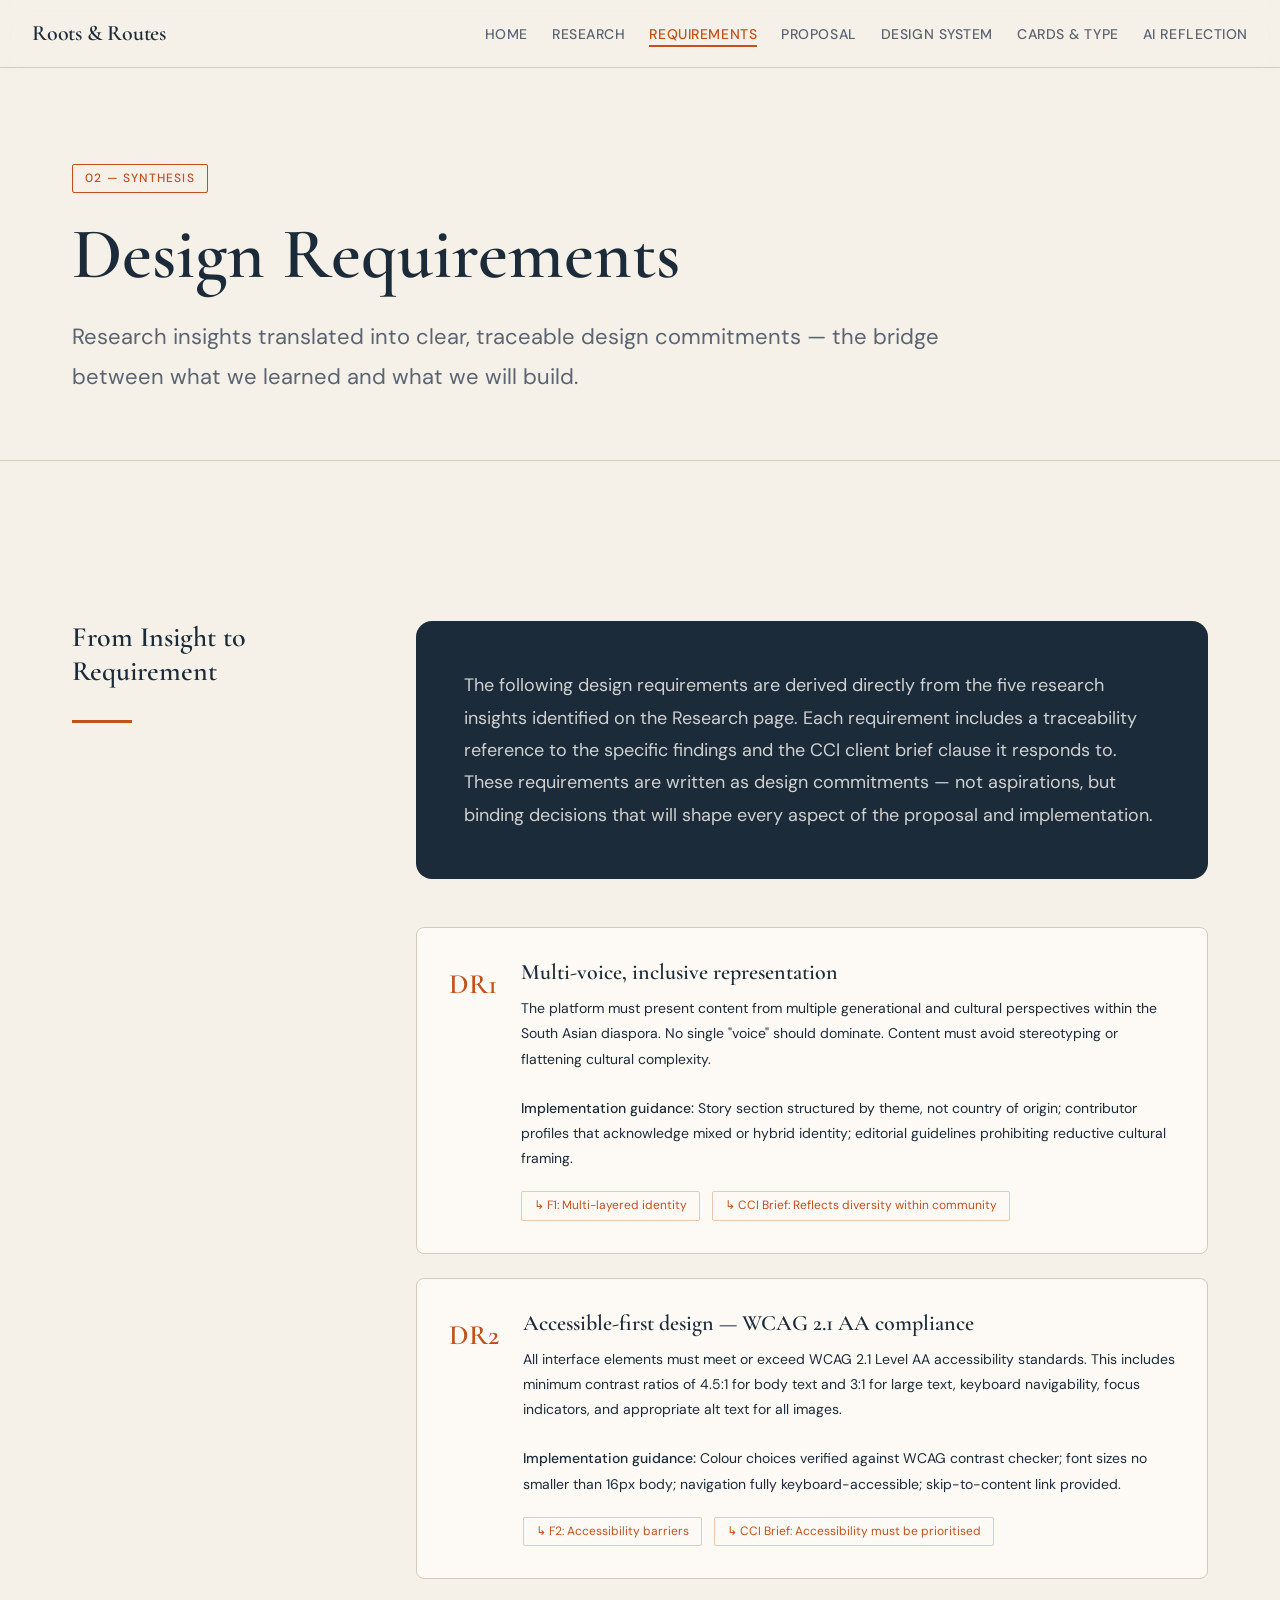
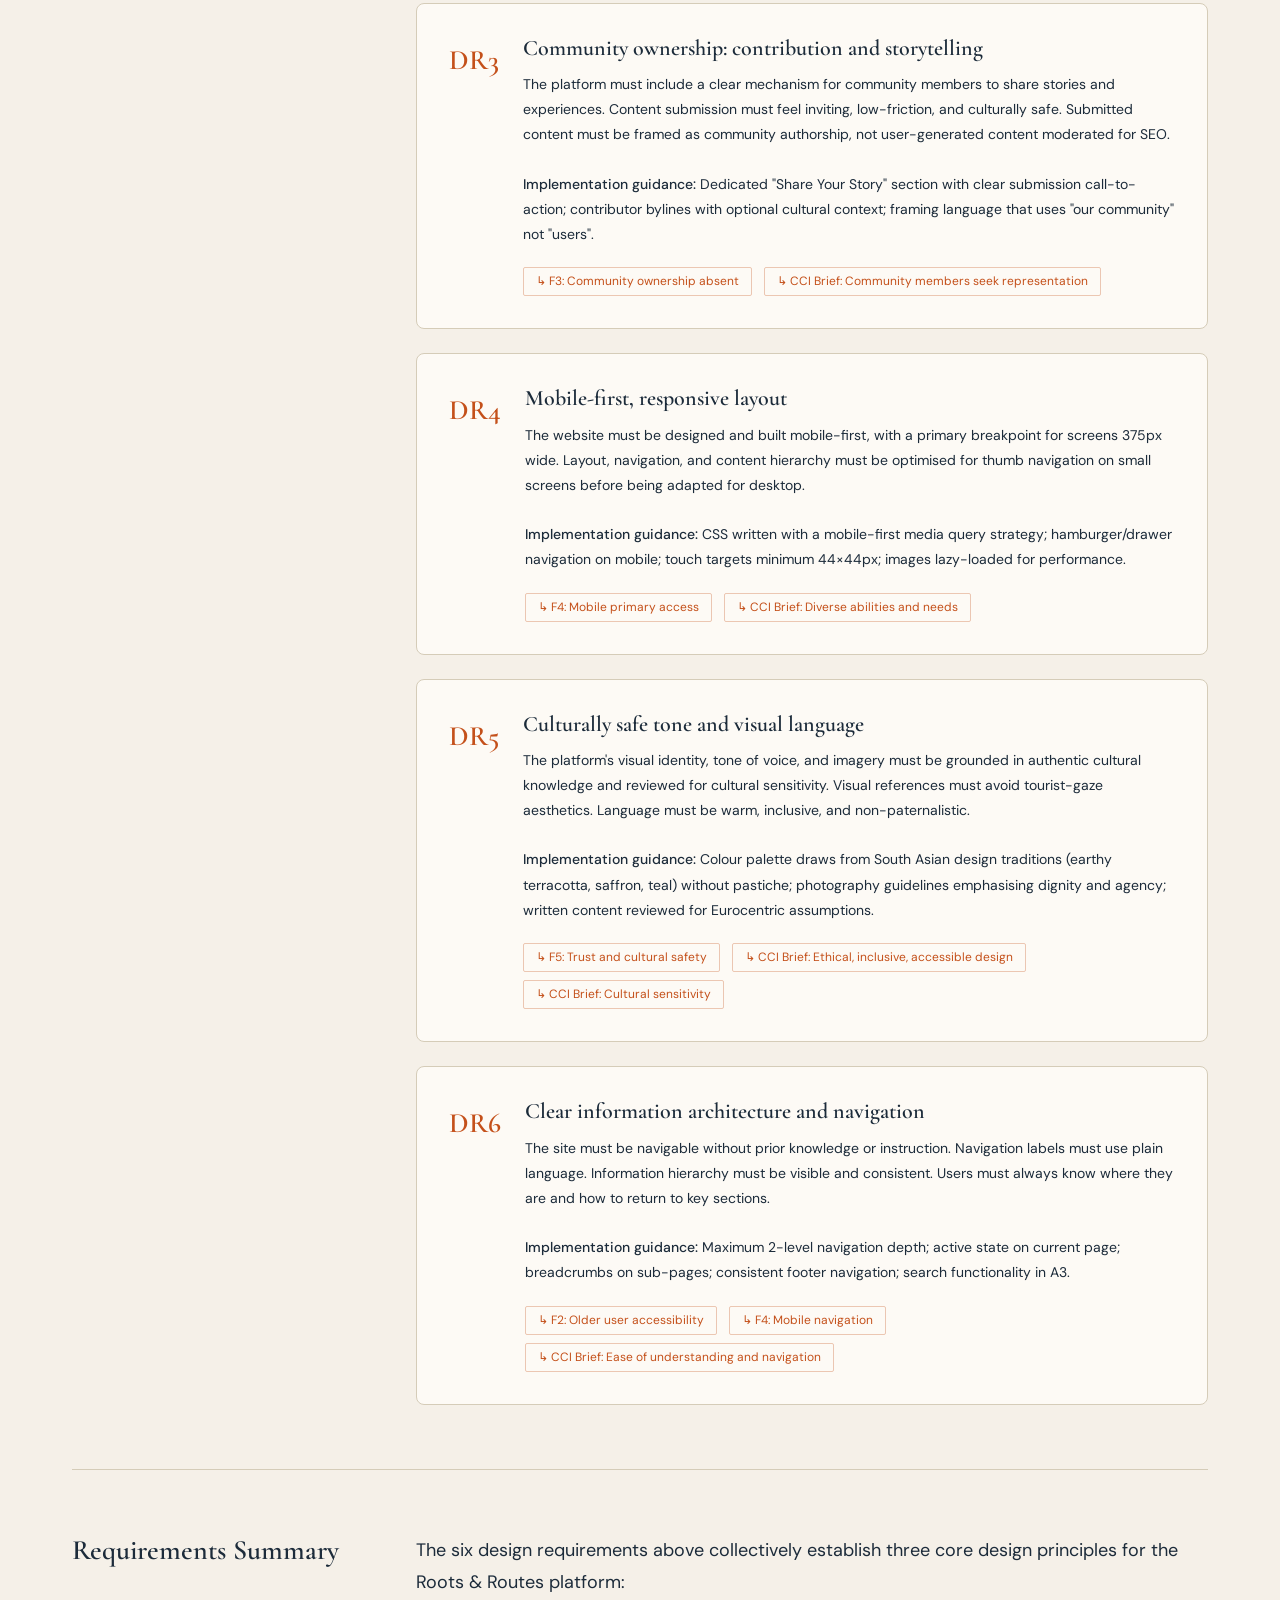
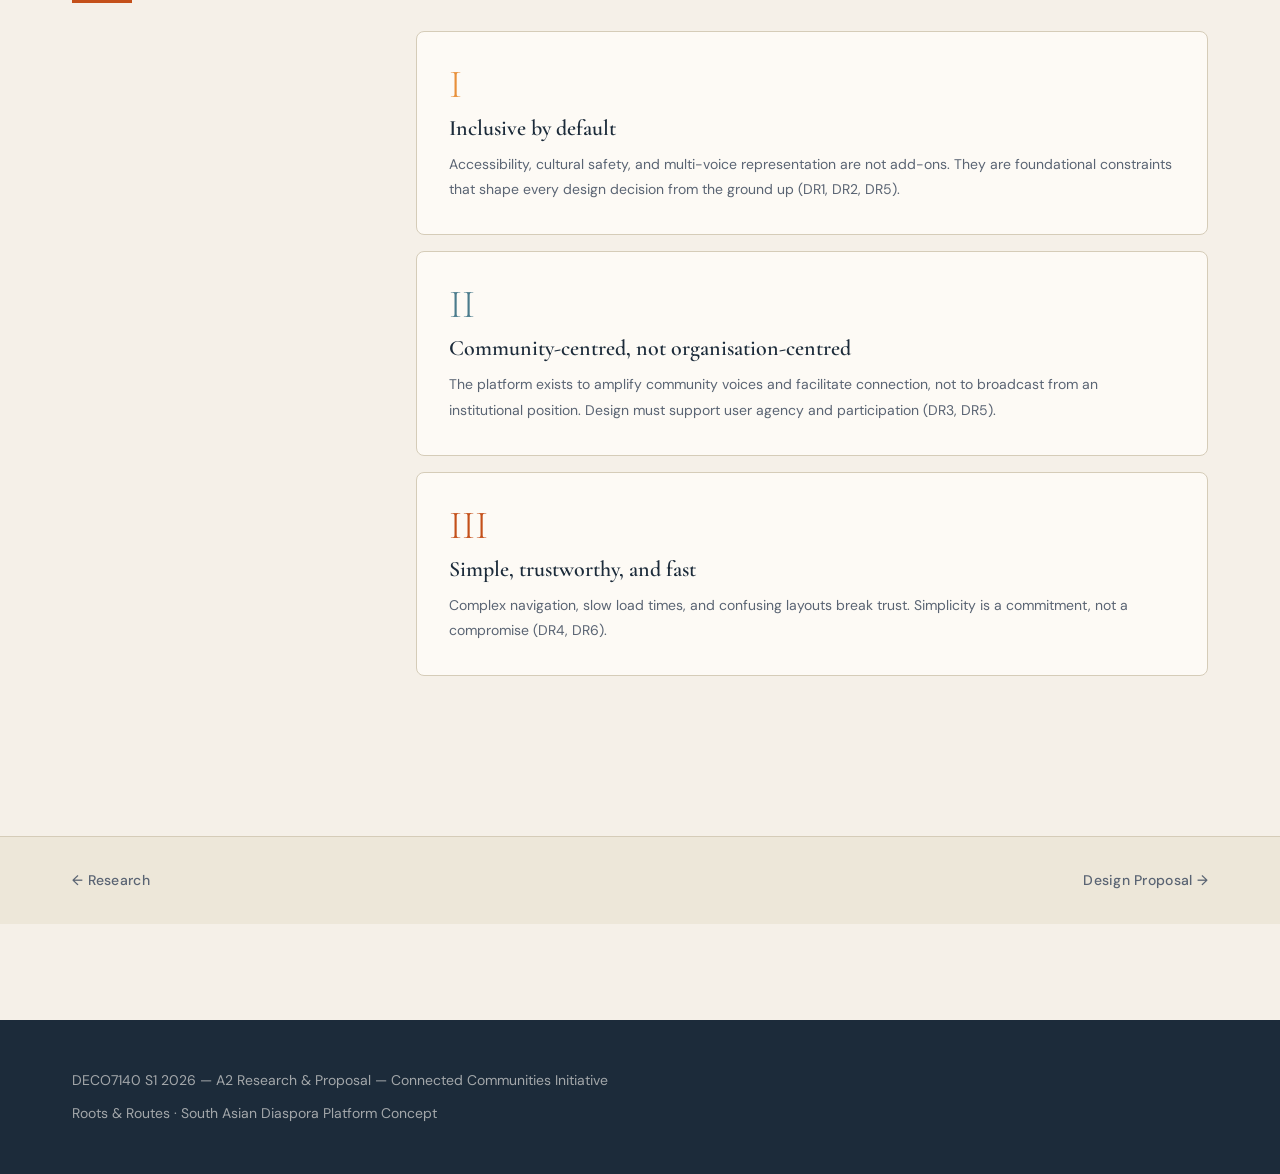
<file: requirements.html>
<!DOCTYPE html>
<html lang="en">
<head>
  <meta charset="UTF-8" />
  <meta name="viewport" content="width=device-width, initial-scale=1.0" />
  <title>Design Requirements — Roots & Routes</title>
  <link rel="preconnect" href="https://fonts.googleapis.com" />
  <link rel="preconnect" href="https://fonts.gstatic.com" crossorigin />
  <link href="https://fonts.googleapis.com/css2?family=Cormorant+Garamond:ital,wght@0,300;0,400;0,600;1,300;1,400&family=DM+Sans:wght@300;400;500&display=swap" rel="stylesheet" />
  <link rel="stylesheet" href="css/global.css" />
  <link rel="stylesheet" href="css/inner.css" />
  <link rel="stylesheet" href="css/print.css" />
</head>
<body>
  <a href="#main" class="skip-link">Skip to main content</a>
  <nav class="nav">
    <a href="index.html" class="nav-logo">Roots &amp; Routes</a>
    <ul class="nav-links">
      <li><a href="index.html">Home</a></li>
      <li><a href="research.html">Research</a></li>
      <li><a href="requirements.html" class="active">Requirements</a></li>
      <li><a href="proposal.html">Proposal</a></li>
      <li><a href="design-system.html">Design System</a></li>
      <li><a href="components.html">Cards &amp; Type</a></li>
      <li><a href="ai-reflection.html">AI Reflection</a></li>
    </ul>
    <button class="nav-toggle" aria-label="Toggle menu">&#9776;</button>
  </nav>

  <header class="page-hero">
    <div class="container">
      <span class="tag">02 — Synthesis</span>
      <h1>Design Requirements</h1>
      <p>Research insights translated into clear, traceable design commitments — the bridge between what we learned and what we will build.</p>
    </div>
  </header>

  <main id="main" class="page-main">
    <div class="container">

      <section class="content-section">
        <div class="content-grid">
          <div class="content-aside">
            <h2>From Insight to Requirement</h2>
            <div class="divider"></div>
          </div>
          <div class="content-body">
            <div class="requirements-intro">
              <p>The following design requirements are derived directly from the five research insights identified on the Research page. Each requirement includes a traceability reference to the specific findings and the CCI client brief clause it responds to. These requirements are written as design commitments — not aspirations, but binding decisions that will shape every aspect of the proposal and implementation.</p>
            </div>

            <div class="req-list">

              <div class="req-item">
                <div class="req-id">DR1</div>
                <div class="req-content">
                  <h3>Multi-voice, inclusive representation</h3>
                  <p>The platform must present content from multiple generational and cultural perspectives within the South Asian diaspora. No single "voice" should dominate. Content must avoid stereotyping or flattening cultural complexity.</p>
                  <p><strong>Implementation guidance:</strong> Story section structured by theme, not country of origin; contributor profiles that acknowledge mixed or hybrid identity; editorial guidelines prohibiting reductive cultural framing.</p>
                  <div>
                    <span class="req-trace">↳ F1: Multi-layered identity</span>
                    <span class="req-trace">↳ CCI Brief: Reflects diversity within community</span>
                  </div>
                </div>
              </div>

              <div class="req-item">
                <div class="req-id">DR2</div>
                <div class="req-content">
                  <h3>Accessible-first design — WCAG 2.1 AA compliance</h3>
                  <p>All interface elements must meet or exceed WCAG 2.1 Level AA accessibility standards. This includes minimum contrast ratios of 4.5:1 for body text and 3:1 for large text, keyboard navigability, focus indicators, and appropriate alt text for all images.</p>
                  <p><strong>Implementation guidance:</strong> Colour choices verified against WCAG contrast checker; font sizes no smaller than 16px body; navigation fully keyboard-accessible; skip-to-content link provided.</p>
                  <div>
                    <span class="req-trace">↳ F2: Accessibility barriers</span>
                    <span class="req-trace">↳ CCI Brief: Accessibility must be prioritised</span>
                  </div>
                </div>
              </div>

              <div class="req-item">
                <div class="req-id">DR3</div>
                <div class="req-content">
                  <h3>Community ownership: contribution and storytelling</h3>
                  <p>The platform must include a clear mechanism for community members to share stories and experiences. Content submission must feel inviting, low-friction, and culturally safe. Submitted content must be framed as community authorship, not user-generated content moderated for SEO.</p>
                  <p><strong>Implementation guidance:</strong> Dedicated "Share Your Story" section with clear submission call-to-action; contributor bylines with optional cultural context; framing language that uses "our community" not "users".</p>
                  <div>
                    <span class="req-trace">↳ F3: Community ownership absent</span>
                    <span class="req-trace">↳ CCI Brief: Community members seek representation</span>
                  </div>
                </div>
              </div>

              <div class="req-item">
                <div class="req-id">DR4</div>
                <div class="req-content">
                  <h3>Mobile-first, responsive layout</h3>
                  <p>The website must be designed and built mobile-first, with a primary breakpoint for screens 375px wide. Layout, navigation, and content hierarchy must be optimised for thumb navigation on small screens before being adapted for desktop.</p>
                  <p><strong>Implementation guidance:</strong> CSS written with a mobile-first media query strategy; hamburger/drawer navigation on mobile; touch targets minimum 44×44px; images lazy-loaded for performance.</p>
                  <div>
                    <span class="req-trace">↳ F4: Mobile primary access</span>
                    <span class="req-trace">↳ CCI Brief: Diverse abilities and needs</span>
                  </div>
                </div>
              </div>

              <div class="req-item">
                <div class="req-id">DR5</div>
                <div class="req-content">
                  <h3>Culturally safe tone and visual language</h3>
                  <p>The platform's visual identity, tone of voice, and imagery must be grounded in authentic cultural knowledge and reviewed for cultural sensitivity. Visual references must avoid tourist-gaze aesthetics. Language must be warm, inclusive, and non-paternalistic.</p>
                  <p><strong>Implementation guidance:</strong> Colour palette draws from South Asian design traditions (earthy terracotta, saffron, teal) without pastiche; photography guidelines emphasising dignity and agency; written content reviewed for Eurocentric assumptions.</p>
                  <div>
                    <span class="req-trace">↳ F5: Trust and cultural safety</span>
                    <span class="req-trace">↳ CCI Brief: Ethical, inclusive, accessible design</span>
                    <span class="req-trace">↳ CCI Brief: Cultural sensitivity</span>
                  </div>
                </div>
              </div>

              <div class="req-item">
                <div class="req-id">DR6</div>
                <div class="req-content">
                  <h3>Clear information architecture and navigation</h3>
                  <p>The site must be navigable without prior knowledge or instruction. Navigation labels must use plain language. Information hierarchy must be visible and consistent. Users must always know where they are and how to return to key sections.</p>
                  <p><strong>Implementation guidance:</strong> Maximum 2-level navigation depth; active state on current page; breadcrumbs on sub-pages; consistent footer navigation; search functionality in A3.</p>
                  <div>
                    <span class="req-trace">↳ F2: Older user accessibility</span>
                    <span class="req-trace">↳ F4: Mobile navigation</span>
                    <span class="req-trace">↳ CCI Brief: Ease of understanding and navigation</span>
                  </div>
                </div>
              </div>

            </div>
          </div>
        </div>
      </section>

      <section class="content-section">
        <div class="content-grid">
          <div class="content-aside">
            <h2>Requirements Summary</h2>
            <div class="divider"></div>
          </div>
          <div class="content-body">
            <p>The six design requirements above collectively establish three core design principles for the Roots &amp; Routes platform:</p>
            <div class="method-cards">
              <div class="method-card">
                <div class="method-num" style="color: var(--clr-accent-warm);">I</div>
                <h3>Inclusive by default</h3>
                <p>Accessibility, cultural safety, and multi-voice representation are not add-ons. They are foundational constraints that shape every design decision from the ground up (DR1, DR2, DR5).</p>
              </div>
              <div class="method-card">
                <div class="method-num" style="color: var(--clr-accent-cool);">II</div>
                <h3>Community-centred, not organisation-centred</h3>
                <p>The platform exists to amplify community voices and facilitate connection, not to broadcast from an institutional position. Design must support user agency and participation (DR3, DR5).</p>
              </div>
              <div class="method-card">
                <div class="method-num" style="color: var(--clr-accent);">III</div>
                <h3>Simple, trustworthy, and fast</h3>
                <p>Complex navigation, slow load times, and confusing layouts break trust. Simplicity is a commitment, not a compromise (DR4, DR6).</p>
              </div>
            </div>
          </div>
        </div>
      </section>

    </div>
  </main>

  <div class="page-nav-band">
    <div class="container">
      <a href="research.html" class="page-nav-link prev">← Research</a>
      <a href="proposal.html" class="page-nav-link next">Design Proposal →</a>
    </div>
  </div>

  <footer class="footer">
    <div class="container">
      <p>DECO7140 S1 2026 — A2 Research &amp; Proposal — Connected Communities Initiative</p>
      <p>Roots &amp; Routes · South Asian Diaspora Platform Concept</p>
    </div>
  </footer>
  <script src="js/nav.js"></script>
</body>
</html>
</file>
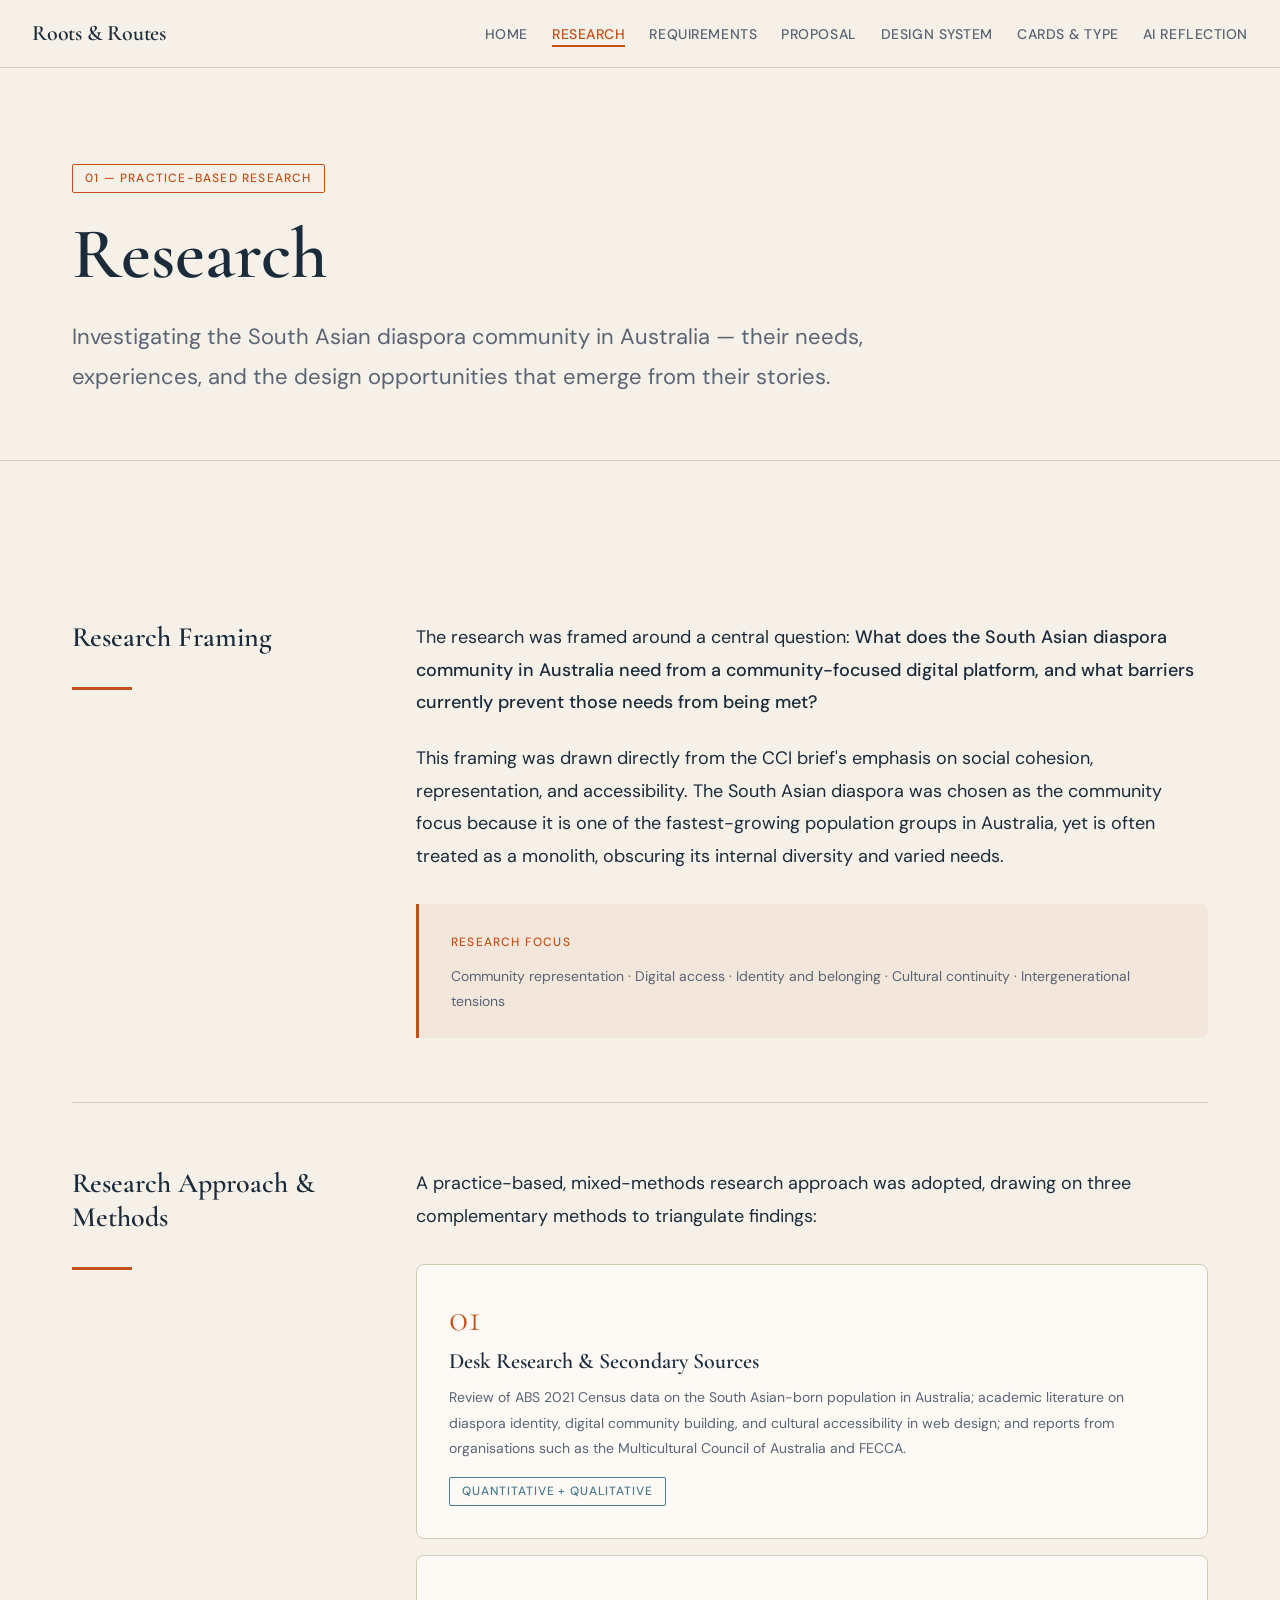
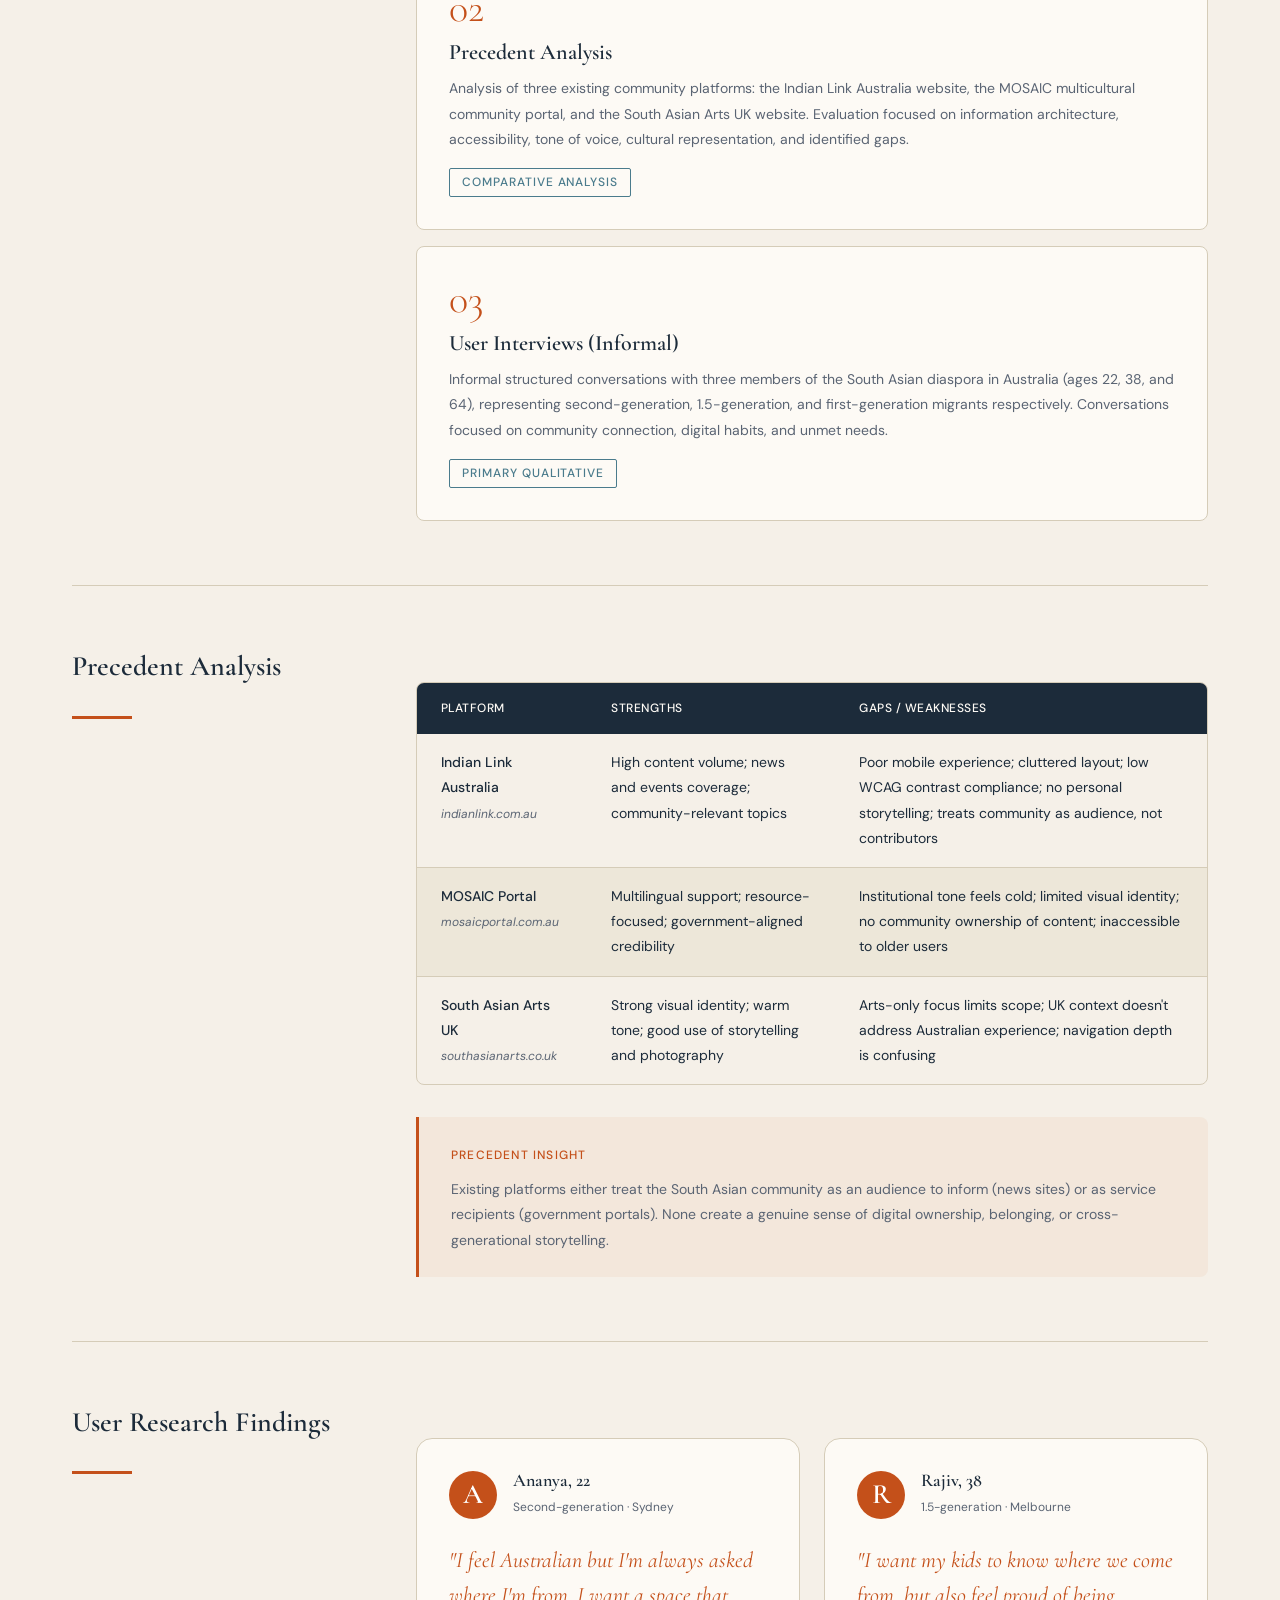
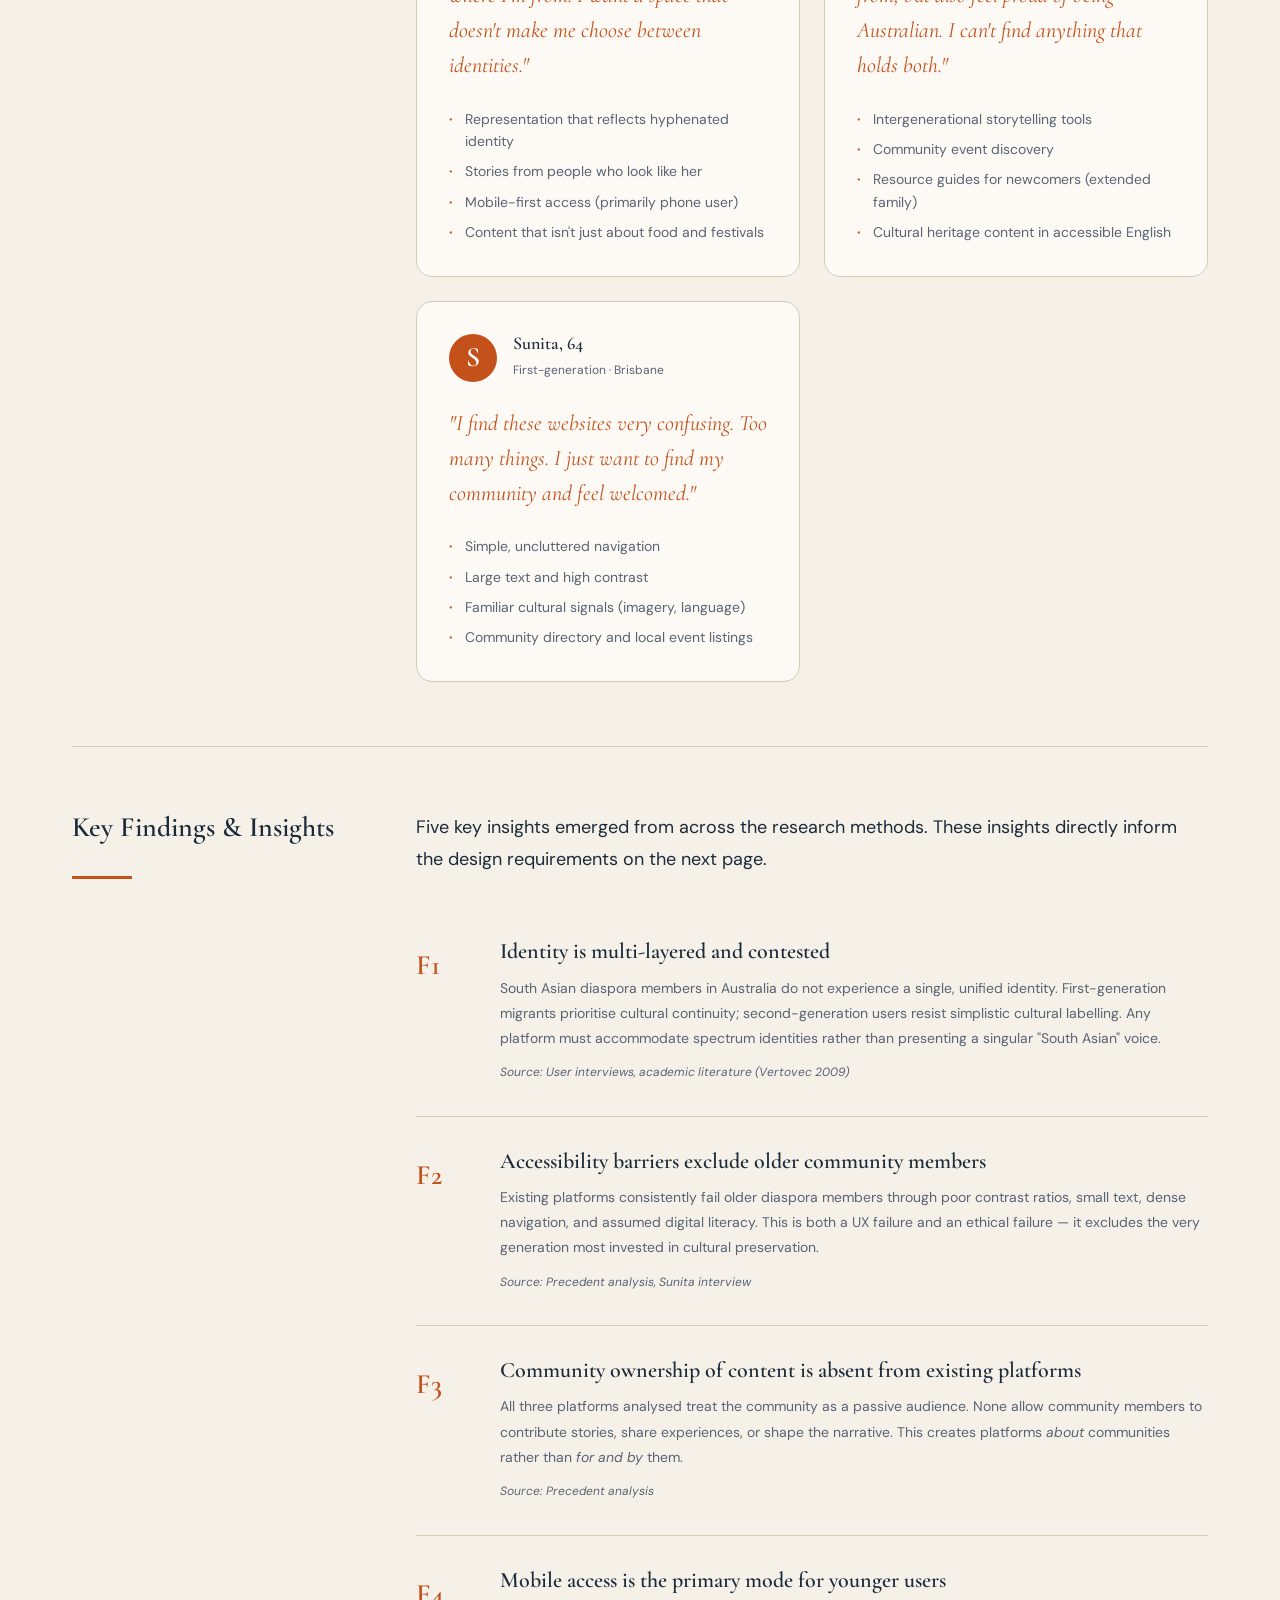
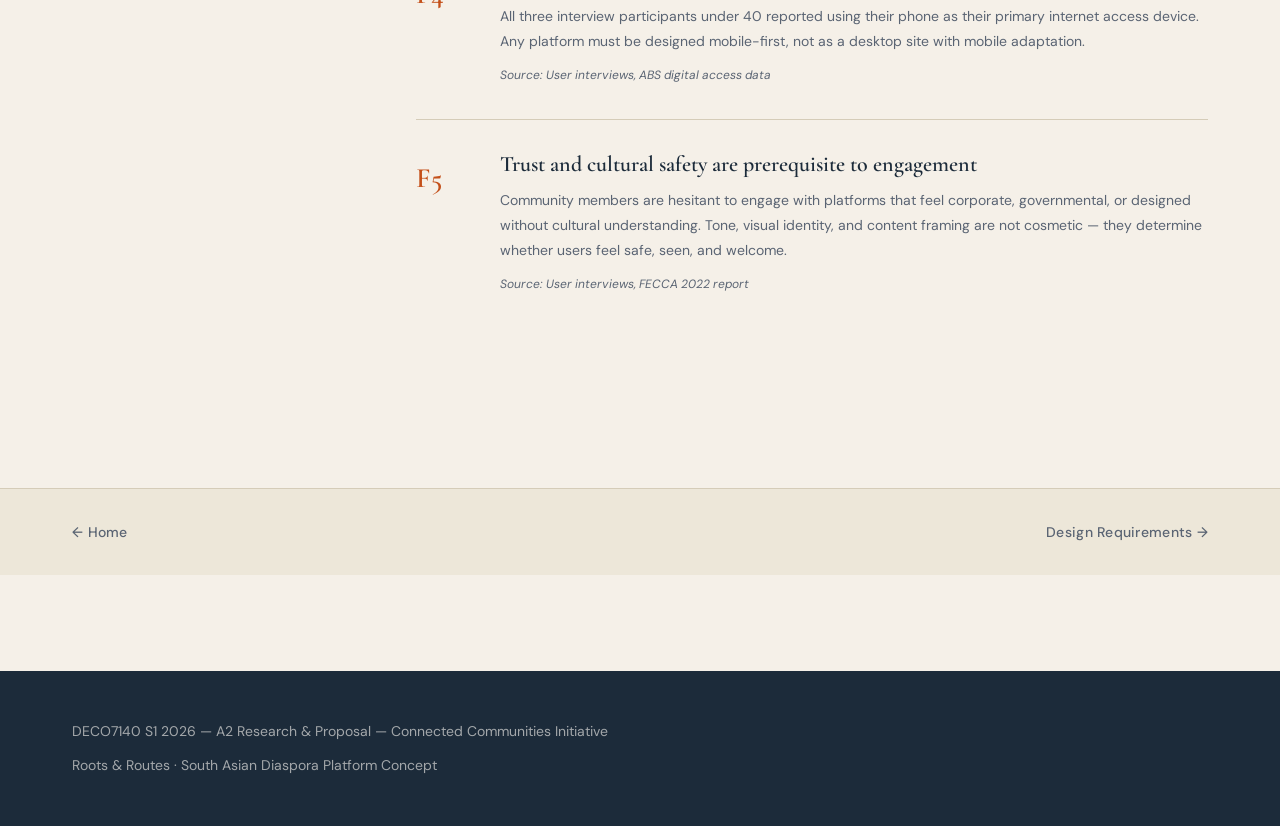
<file: research.html>
<!DOCTYPE html>
<html lang="en">
<head>
  <meta charset="UTF-8" />
  <meta name="viewport" content="width=device-width, initial-scale=1.0" />
  <title>Research — Roots & Routes</title>
  <link rel="preconnect" href="https://fonts.googleapis.com" />
  <link rel="preconnect" href="https://fonts.gstatic.com" crossorigin />
  <link href="https://fonts.googleapis.com/css2?family=Cormorant+Garamond:ital,wght@0,300;0,400;0,600;1,300;1,400&family=DM+Sans:wght@300;400;500&display=swap" rel="stylesheet" />
  <link rel="stylesheet" href="css/global.css" />
  <link rel="stylesheet" href="css/inner.css" />
  <link rel="stylesheet" href="css/print.css" />
</head>
<body>
  <a href="#main" class="skip-link">Skip to main content</a>
  <nav class="nav">
    <a href="index.html" class="nav-logo">Roots &amp; Routes</a>
    <ul class="nav-links">
      <li><a href="index.html">Home</a></li>
      <li><a href="research.html" class="active">Research</a></li>
      <li><a href="requirements.html">Requirements</a></li>
      <li><a href="proposal.html">Proposal</a></li>
      <li><a href="design-system.html">Design System</a></li>
      <li><a href="components.html">Cards &amp; Type</a></li>
      <li><a href="ai-reflection.html">AI Reflection</a></li>
    </ul>
    <button class="nav-toggle" aria-label="Toggle menu">&#9776;</button>
  </nav>

  <header class="page-hero">
    <div class="container">
      <span class="tag">01 — Practice-Based Research</span>
      <h1>Research</h1>
      <p>Investigating the South Asian diaspora community in Australia — their needs, experiences, and the design opportunities that emerge from their stories.</p>
    </div>
  </header>

  <main id="main" class="page-main">
    <div class="container">

      <!-- Research Framing -->
      <section class="content-section">
        <div class="content-grid">
          <div class="content-aside">
            <h2>Research Framing</h2>
            <div class="divider"></div>
          </div>
          <div class="content-body">
            <p>The research was framed around a central question: <strong>What does the South Asian diaspora community in Australia need from a community-focused digital platform, and what barriers currently prevent those needs from being met?</strong></p>
            <p>This framing was drawn directly from the CCI brief's emphasis on social cohesion, representation, and accessibility. The South Asian diaspora was chosen as the community focus because it is one of the fastest-growing population groups in Australia, yet is often treated as a monolith, obscuring its internal diversity and varied needs.</p>
            <div class="insight-box">
              <span class="insight-label">Research Focus</span>
              <p>Community representation · Digital access · Identity and belonging · Cultural continuity · Intergenerational tensions</p>
            </div>
          </div>
        </div>
      </section>

      <!-- Research Methods -->
      <section class="content-section">
        <div class="content-grid">
          <div class="content-aside">
            <h2>Research Approach &amp; Methods</h2>
            <div class="divider"></div>
          </div>
          <div class="content-body">
            <p>A practice-based, mixed-methods research approach was adopted, drawing on three complementary methods to triangulate findings:</p>

            <div class="method-cards">
              <div class="method-card">
                <div class="method-num">01</div>
                <h3>Desk Research &amp; Secondary Sources</h3>
                <p>Review of ABS 2021 Census data on the South Asian-born population in Australia; academic literature on diaspora identity, digital community building, and cultural accessibility in web design; and reports from organisations such as the Multicultural Council of Australia and FECCA.</p>
                <div class="method-tag">Quantitative + Qualitative</div>
              </div>
              <div class="method-card">
                <div class="method-num">02</div>
                <h3>Precedent Analysis</h3>
                <p>Analysis of three existing community platforms: the Indian Link Australia website, the MOSAIC multicultural community portal, and the South Asian Arts UK website. Evaluation focused on information architecture, accessibility, tone of voice, cultural representation, and identified gaps.</p>
                <div class="method-tag">Comparative Analysis</div>
              </div>
              <div class="method-card">
                <div class="method-num">03</div>
                <h3>User Interviews (Informal)</h3>
                <p>Informal structured conversations with three members of the South Asian diaspora in Australia (ages 22, 38, and 64), representing second-generation, 1.5-generation, and first-generation migrants respectively. Conversations focused on community connection, digital habits, and unmet needs.</p>
                <div class="method-tag">Primary Qualitative</div>
              </div>
            </div>
          </div>
        </div>
      </section>

      <!-- Precedent Analysis -->
      <section class="content-section">
        <div class="content-grid">
          <div class="content-aside">
            <h2>Precedent Analysis</h2>
            <div class="divider"></div>
          </div>
          <div class="content-body">
            <div class="precedent-table-wrapper">
              <table class="precedent-table">
                <thead>
                  <tr>
                    <th>Platform</th>
                    <th>Strengths</th>
                    <th>Gaps / Weaknesses</th>
                  </tr>
                </thead>
                <tbody>
                  <tr>
                    <td><strong>Indian Link Australia</strong><br /><span class="cell-note">indianlink.com.au</span></td>
                    <td>High content volume; news and events coverage; community-relevant topics</td>
                    <td>Poor mobile experience; cluttered layout; low WCAG contrast compliance; no personal storytelling; treats community as audience, not contributors</td>
                  </tr>
                  <tr>
                    <td><strong>MOSAIC Portal</strong><br /><span class="cell-note">mosaicportal.com.au</span></td>
                    <td>Multilingual support; resource-focused; government-aligned credibility</td>
                    <td>Institutional tone feels cold; limited visual identity; no community ownership of content; inaccessible to older users</td>
                  </tr>
                  <tr>
                    <td><strong>South Asian Arts UK</strong><br /><span class="cell-note">southasianarts.co.uk</span></td>
                    <td>Strong visual identity; warm tone; good use of storytelling and photography</td>
                    <td>Arts-only focus limits scope; UK context doesn't address Australian experience; navigation depth is confusing</td>
                  </tr>
                </tbody>
              </table>
            </div>
            <div class="insight-box">
              <span class="insight-label">Precedent Insight</span>
              <p>Existing platforms either treat the South Asian community as an audience to inform (news sites) or as service recipients (government portals). None create a genuine sense of digital ownership, belonging, or cross-generational storytelling.</p>
            </div>
          </div>
        </div>
      </section>

      <!-- User Research -->
      <section class="content-section">
        <div class="content-grid">
          <div class="content-aside">
            <h2>User Research Findings</h2>
            <div class="divider"></div>
          </div>
          <div class="content-body">
            <div class="persona-cards">
              <div class="persona-card">
                <div class="persona-header">
                  <div class="persona-avatar">A</div>
                  <div>
                    <h3>Ananya, 22</h3>
                    <span>Second-generation · Sydney</span>
                  </div>
                </div>
                <p class="persona-quote">"I feel Australian but I'm always asked where I'm from. I want a space that doesn't make me choose between identities."</p>
                <ul class="persona-needs">
                  <li>Representation that reflects hyphenated identity</li>
                  <li>Stories from people who look like her</li>
                  <li>Mobile-first access (primarily phone user)</li>
                  <li>Content that isn't just about food and festivals</li>
                </ul>
              </div>
              <div class="persona-card">
                <div class="persona-header">
                  <div class="persona-avatar">R</div>
                  <div>
                    <h3>Rajiv, 38</h3>
                    <span>1.5-generation · Melbourne</span>
                  </div>
                </div>
                <p class="persona-quote">"I want my kids to know where we come from, but also feel proud of being Australian. I can't find anything that holds both."</p>
                <ul class="persona-needs">
                  <li>Intergenerational storytelling tools</li>
                  <li>Community event discovery</li>
                  <li>Resource guides for newcomers (extended family)</li>
                  <li>Cultural heritage content in accessible English</li>
                </ul>
              </div>
              <div class="persona-card">
                <div class="persona-header">
                  <div class="persona-avatar">S</div>
                  <div>
                    <h3>Sunita, 64</h3>
                    <span>First-generation · Brisbane</span>
                  </div>
                </div>
                <p class="persona-quote">"I find these websites very confusing. Too many things. I just want to find my community and feel welcomed."</p>
                <ul class="persona-needs">
                  <li>Simple, uncluttered navigation</li>
                  <li>Large text and high contrast</li>
                  <li>Familiar cultural signals (imagery, language)</li>
                  <li>Community directory and local event listings</li>
                </ul>
              </div>
            </div>
          </div>
        </div>
      </section>

      <!-- Key Findings -->
      <section class="content-section findings-section">
        <div class="content-grid">
          <div class="content-aside">
            <h2>Key Findings &amp; Insights</h2>
            <div class="divider"></div>
          </div>
          <div class="content-body">
            <p>Five key insights emerged from across the research methods. These insights directly inform the design requirements on the next page.</p>

            <div class="findings-list">
              <div class="finding-item">
                <span class="finding-num">F1</span>
                <div>
                  <h3>Identity is multi-layered and contested</h3>
                  <p>South Asian diaspora members in Australia do not experience a single, unified identity. First-generation migrants prioritise cultural continuity; second-generation users resist simplistic cultural labelling. Any platform must accommodate spectrum identities rather than presenting a singular "South Asian" voice.</p>
                  <span class="finding-source">Source: User interviews, academic literature (Vertovec 2009)</span>
                </div>
              </div>
              <div class="finding-item">
                <span class="finding-num">F2</span>
                <div>
                  <h3>Accessibility barriers exclude older community members</h3>
                  <p>Existing platforms consistently fail older diaspora members through poor contrast ratios, small text, dense navigation, and assumed digital literacy. This is both a UX failure and an ethical failure — it excludes the very generation most invested in cultural preservation.</p>
                  <span class="finding-source">Source: Precedent analysis, Sunita interview</span>
                </div>
              </div>
              <div class="finding-item">
                <span class="finding-num">F3</span>
                <div>
                  <h3>Community ownership of content is absent from existing platforms</h3>
                  <p>All three platforms analysed treat the community as a passive audience. None allow community members to contribute stories, share experiences, or shape the narrative. This creates platforms <em>about</em> communities rather than <em>for and by</em> them.</p>
                  <span class="finding-source">Source: Precedent analysis</span>
                </div>
              </div>
              <div class="finding-item">
                <span class="finding-num">F4</span>
                <div>
                  <h3>Mobile access is the primary mode for younger users</h3>
                  <p>All three interview participants under 40 reported using their phone as their primary internet access device. Any platform must be designed mobile-first, not as a desktop site with mobile adaptation.</p>
                  <span class="finding-source">Source: User interviews, ABS digital access data</span>
                </div>
              </div>
              <div class="finding-item">
                <span class="finding-num">F5</span>
                <div>
                  <h3>Trust and cultural safety are prerequisite to engagement</h3>
                  <p>Community members are hesitant to engage with platforms that feel corporate, governmental, or designed without cultural understanding. Tone, visual identity, and content framing are not cosmetic — they determine whether users feel safe, seen, and welcome.</p>
                  <span class="finding-source">Source: User interviews, FECCA 2022 report</span>
                </div>
              </div>
            </div>
          </div>
        </div>
      </section>

    </div>
  </main>

  <div class="page-nav-band">
    <div class="container">
      <a href="index.html" class="page-nav-link prev">← Home</a>
      <a href="requirements.html" class="page-nav-link next">Design Requirements →</a>
    </div>
  </div>

  <footer class="footer">
    <div class="container">
      <p>DECO7140 S1 2026 — A2 Research &amp; Proposal — Connected Communities Initiative</p>
      <p>Roots &amp; Routes · South Asian Diaspora Platform Concept</p>
    </div>
  </footer>
  <script src="js/nav.js"></script>
</body>
</html>
</file>
<file: css/global.css>
/* =============================================
   ROOTS & ROUTES — Global CSS
   DECO7140 A2 Research & Proposal
   Design System Tokens & Shared Components
   ============================================= */

:root {
  /* --- Colour System --- */
  --clr-bg:          #F5F0E8;       /* warm parchment */
  --clr-bg-alt:      #EDE7D9;       /* slightly deeper parchment */
  --clr-surface:     #FDFAF5;       /* near-white surface */
  --clr-primary:     #1C2B3A;       /* deep navy */
  --clr-accent:      #C4501A;       /* terracotta / spice */
  --clr-accent-warm: #E8903A;       /* saffron */
  --clr-accent-cool: #4A7B8C;       /* teal */
  --clr-text:        #1C2B3A;       /* primary text */
  --clr-text-muted:  #5A6473;       /* muted text */
  --clr-border:      #D5CCB8;       /* soft border */
  --clr-white:       #FDFAF5;

  /* --- Typography --- */
  --font-display:    'Cormorant Garamond', Georgia, serif;
  --font-body:       'DM Sans', system-ui, sans-serif;

  --fs-xs:    0.75rem;
  --fs-sm:    0.875rem;
  --fs-base:  1rem;
  --fs-md:    1.125rem;
  --fs-lg:    1.375rem;
  --fs-xl:    1.75rem;
  --fs-2xl:   2.5rem;
  --fs-3xl:   3.5rem;
  --fs-4xl:   5rem;

  --fw-light:   300;
  --fw-regular: 400;
  --fw-medium:  500;
  --fw-semi:    600;

  --lh-tight:  1.1;
  --lh-normal: 1.6;
  --lh-loose:  1.8;

  /* --- Spacing --- */
  --space-1:   0.25rem;
  --space-2:   0.5rem;
  --space-3:   0.75rem;
  --space-4:   1rem;
  --space-6:   1.5rem;
  --space-8:   2rem;
  --space-12:  3rem;
  --space-16:  4rem;
  --space-24:  6rem;
  --space-32:  8rem;

  /* --- Layout --- */
  --max-w:       1200px;
  --max-w-text:  720px;
  --radius-sm:   4px;
  --radius-md:   8px;
  --radius-lg:   16px;

  /* --- Transitions --- */
  --trans-fast:   150ms ease;
  --trans-normal: 300ms ease;
  --trans-slow:   500ms ease;

  /* --- Shadows --- */
  --shadow-sm:  0 1px 3px rgba(28,43,58,0.08);
  --shadow-md:  0 4px 16px rgba(28,43,58,0.12);
  --shadow-lg:  0 12px 40px rgba(28,43,58,0.15);
}

/* ---- Skip to content (WCAG 2.4.1) ---- */
.skip-link {
  position: absolute;
  top: -100%;
  left: var(--space-4);
  z-index: 9999;
  background: var(--clr-accent);
  color: var(--clr-white);
  padding: var(--space-3) var(--space-6);
  border-radius: 0 0 var(--radius-md) var(--radius-md);
  font-size: var(--fs-sm);
  font-weight: var(--fw-medium);
  text-decoration: none;
  transition: top var(--trans-fast);
}
.skip-link:focus { top: 0; }

/* ---- Reset ---- */
*, *::before, *::after { box-sizing: border-box; margin: 0; padding: 0; }

html { scroll-behavior: smooth; font-size: 16px; }

body {
  background: var(--clr-bg);
  color: var(--clr-text);
  font-family: var(--font-body);
  font-weight: var(--fw-regular);
  line-height: var(--lh-normal);
  -webkit-font-smoothing: antialiased;
}

img { max-width: 100%; display: block; }
a { color: inherit; text-decoration: none; }
ul { list-style: none; }

/* ---- Container ---- */
.container {
  width: 100%;
  max-width: var(--max-w);
  margin-inline: auto;
  padding-inline: var(--space-8);
}

/* ---- Typography ---- */
h1, h2, h3, h4 {
  font-family: var(--font-display);
  line-height: var(--lh-tight);
  font-weight: var(--fw-semi);
}

h1 { font-size: clamp(2.5rem, 7vw, var(--fs-4xl)); }
h2 { font-size: clamp(1.75rem, 4vw, var(--fs-3xl)); }
h3 { font-size: clamp(1.25rem, 2.5vw, var(--fs-xl)); }
h4 { font-size: var(--fs-lg); }

p {
  font-size: var(--fs-md);
  line-height: var(--lh-loose);
  color: var(--clr-text);
  max-width: 68ch;
}

em { font-style: italic; }
strong { font-weight: var(--fw-medium); }

/* ---- Navigation ---- */
.nav {
  position: sticky;
  top: 0;
  z-index: 100;
  display: flex;
  align-items: center;
  justify-content: space-between;
  padding: var(--space-4) var(--space-8);
  background: rgba(245,240,232,0.92);
  backdrop-filter: blur(12px);
  border-bottom: 1px solid var(--clr-border);
}

.nav-logo {
  font-family: var(--font-display);
  font-size: var(--fs-lg);
  font-weight: var(--fw-semi);
  color: var(--clr-primary);
  letter-spacing: -0.01em;
}

.nav-links {
  display: flex;
  gap: var(--space-6);
  align-items: center;
}

.nav-links a {
  font-size: var(--fs-sm);
  font-weight: var(--fw-medium);
  letter-spacing: 0.04em;
  text-transform: uppercase;
  color: var(--clr-text-muted);
  transition: color var(--trans-fast);
  padding-bottom: 2px;
  border-bottom: 2px solid transparent;
}

.nav-links a:hover,
.nav-links a.active {
  color: var(--clr-accent);
  border-bottom-color: var(--clr-accent);
}

.nav-toggle {
  display: none;
  background: none;
  border: none;
  font-size: var(--fs-xl);
  cursor: pointer;
  color: var(--clr-primary);
}

/* ---- Buttons ---- */
.btn-primary {
  display: inline-flex;
  align-items: center;
  gap: var(--space-2);
  padding: var(--space-3) var(--space-8);
  background: var(--clr-accent);
  color: var(--clr-white);
  font-family: var(--font-body);
  font-size: var(--fs-sm);
  font-weight: var(--fw-medium);
  letter-spacing: 0.06em;
  text-transform: uppercase;
  border-radius: var(--radius-sm);
  transition: background var(--trans-fast), transform var(--trans-fast), box-shadow var(--trans-fast);
  box-shadow: var(--shadow-sm);
}

.btn-primary:hover {
  background: #A84016;
  transform: translateY(-2px);
  box-shadow: var(--shadow-md);
}

.btn-ghost {
  display: inline-flex;
  align-items: center;
  gap: var(--space-2);
  padding: var(--space-3) var(--space-8);
  background: transparent;
  color: var(--clr-primary);
  font-family: var(--font-body);
  font-size: var(--fs-sm);
  font-weight: var(--fw-medium);
  letter-spacing: 0.06em;
  text-transform: uppercase;
  border: 1.5px solid var(--clr-primary);
  border-radius: var(--radius-sm);
  transition: all var(--trans-fast);
}

.btn-ghost:hover {
  background: var(--clr-primary);
  color: var(--clr-white);
  transform: translateY(-2px);
}

/* ---- Section labels ---- */
.section-title {
  font-size: clamp(1.75rem, 4vw, var(--fs-2xl));
  margin-bottom: var(--space-4);
}

.section-intro {
  font-size: var(--fs-lg);
  color: var(--clr-text-muted);
  margin-bottom: var(--space-12);
  max-width: 65ch;
}

.section-header {
  margin-bottom: var(--space-12);
}

.section-header h2 { margin-bottom: var(--space-4); }
.section-header p { color: var(--clr-text-muted); }

/* ---- Tag label ---- */
.tag {
  display: inline-block;
  font-size: var(--fs-xs);
  font-weight: var(--fw-medium);
  letter-spacing: 0.1em;
  text-transform: uppercase;
  color: var(--clr-accent);
  border: 1px solid var(--clr-accent);
  padding: var(--space-1) var(--space-3);
  border-radius: 2px;
  margin-bottom: var(--space-4);
}

/* ---- Footer ---- */
.footer {
  background: var(--clr-primary);
  color: rgba(253,250,245,0.6);
  padding: var(--space-12) 0;
  margin-top: var(--space-24);
}

.footer .container {
  display: flex;
  flex-direction: column;
  gap: var(--space-2);
}

.footer p {
  font-size: var(--fs-sm);
  color: rgba(253,250,245,0.6);
  max-width: none;
}

/* ---- Page hero (inner pages) ---- */
.page-hero {
  padding: var(--space-24) 0 var(--space-16);
  border-bottom: 1px solid var(--clr-border);
}

.page-hero .tag { margin-bottom: var(--space-6); }

.page-hero h1 {
  font-size: clamp(2.5rem, 6vw, 4.5rem);
  line-height: 1.05;
  margin-bottom: var(--space-6);
}

.page-hero p {
  font-size: var(--fs-lg);
  color: var(--clr-text-muted);
  max-width: 60ch;
}

/* ---- Dividers ---- */
.divider {
  width: 60px;
  height: 3px;
  background: var(--clr-accent);
  margin: var(--space-8) 0;
}

/* ---- Responsive ---- */
@media (max-width: 768px) {
  .container { padding-inline: var(--space-4); }

  .nav-links { display: none; flex-direction: column; position: absolute; top: 100%; left: 0; right: 0; background: var(--clr-bg); padding: var(--space-6); border-bottom: 1px solid var(--clr-border); gap: var(--space-4); }
  .nav-links.open { display: flex; }
  .nav-toggle { display: block; }
  .nav { position: relative; }
}
</file>
<file: css/home.css>
/* =============================================
   HOME PAGE CSS
   ============================================= */

/* ---- Hero ---- */
.hero {
  position: relative;
  min-height: 92vh;
  display: flex;
  flex-direction: column;
  justify-content: center;
  overflow: hidden;
}

.hero-bg {
  position: absolute;
  inset: 0;
  background:
    radial-gradient(ellipse 60% 70% at 80% 20%, rgba(196,80,26,0.12) 0%, transparent 60%),
    radial-gradient(ellipse 50% 60% at 10% 80%, rgba(74,123,140,0.10) 0%, transparent 60%),
    radial-gradient(ellipse 70% 50% at 50% 50%, rgba(232,144,58,0.06) 0%, transparent 70%);
  z-index: 0;
}

.hero-content {
  position: relative;
  z-index: 1;
  padding: 0 var(--space-8);
  max-width: var(--max-w);
  margin-inline: auto;
  width: 100%;
  animation: fadeUp 0.8s ease both;
}

.hero-tag {
  display: inline-block;
  font-size: var(--fs-xs);
  font-weight: var(--fw-medium);
  letter-spacing: 0.12em;
  text-transform: uppercase;
  color: var(--clr-text-muted);
  margin-bottom: var(--space-6);
}

.hero-title {
  font-size: clamp(4rem, 12vw, 8rem);
  font-weight: var(--fw-light);
  line-height: 0.95;
  letter-spacing: -0.03em;
  color: var(--clr-primary);
  margin-bottom: var(--space-8);
}

.hero-title em {
  color: var(--clr-accent);
  font-style: italic;
}

.hero-subtitle {
  font-size: clamp(1rem, 2vw, var(--fs-lg));
  color: var(--clr-text-muted);
  max-width: 52ch;
  line-height: var(--lh-loose);
  margin-bottom: var(--space-12);
}

.hero-cta {
  display: flex;
  gap: var(--space-4);
  flex-wrap: wrap;
}

.hero-scroll {
  position: absolute;
  bottom: var(--space-8);
  left: var(--space-8);
  font-size: var(--fs-xs);
  letter-spacing: 0.1em;
  text-transform: uppercase;
  color: var(--clr-text-muted);
  animation: fadeUp 1.2s ease both;
  z-index: 1;
}

/* ---- Overview ---- */
.overview {
  padding: var(--space-32) 0;
}

.overview-grid {
  display: grid;
  grid-template-columns: 200px 1fr;
  gap: var(--space-16);
  align-items: start;
}

.overview-label {
  display: flex;
  flex-direction: column;
  gap: var(--space-3);
}

.overview-label span {
  font-family: var(--font-display);
  font-size: var(--fs-2xl);
  font-weight: var(--fw-light);
  color: var(--clr-accent);
  line-height: 1;
}

.overview-label hr {
  border: none;
  border-top: 1px solid var(--clr-border);
}

.overview-label p {
  font-size: var(--fs-xs);
  letter-spacing: 0.1em;
  text-transform: uppercase;
  color: var(--clr-text-muted);
  max-width: none;
}

.overview-text h2 {
  margin-bottom: var(--space-6);
}

.overview-text p + p {
  margin-top: var(--space-4);
}

/* ---- Context Band ---- */
.context-band {
  background: var(--clr-primary);
  padding: var(--space-24) 0;
  color: var(--clr-white);
}

.context-band .section-title {
  color: var(--clr-white);
  margin-bottom: var(--space-4);
}

.context-band .section-intro {
  color: rgba(253,250,245,0.65);
  margin-bottom: var(--space-12);
}

.context-cards {
  display: grid;
  grid-template-columns: repeat(auto-fit, minmax(220px, 1fr));
  gap: var(--space-6);
}

.context-card {
  border: 1px solid rgba(253,250,245,0.15);
  padding: var(--space-8);
  border-radius: var(--radius-md);
  background: rgba(253,250,245,0.04);
  transition: background var(--trans-normal);
}

.context-card:hover {
  background: rgba(253,250,245,0.08);
}

.card-num {
  font-family: var(--font-display);
  font-size: var(--fs-2xl);
  font-weight: var(--fw-semi);
  color: var(--clr-accent-warm);
  display: block;
  margin-bottom: var(--space-4);
}

.context-card p {
  font-size: var(--fs-sm);
  color: rgba(253,250,245,0.7);
  line-height: var(--lh-loose);
  max-width: none;
}

/* ---- Site Map ---- */
.site-map-section {
  padding: var(--space-32) 0;
}

.page-cards {
  display: grid;
  grid-template-columns: repeat(auto-fit, minmax(200px, 1fr));
  gap: var(--space-4);
}

.page-card {
  display: flex;
  flex-direction: column;
  gap: var(--space-3);
  padding: var(--space-8);
  background: var(--clr-surface);
  border: 1px solid var(--clr-border);
  border-radius: var(--radius-md);
  transition: all var(--trans-normal);
  cursor: pointer;
}

.page-card:hover {
  border-color: var(--clr-accent);
  transform: translateY(-4px);
  box-shadow: var(--shadow-md);
}

.page-icon {
  font-size: var(--fs-xl);
  color: var(--clr-accent);
}

.page-card h3 {
  font-size: var(--fs-lg);
  color: var(--clr-primary);
}

.page-card p {
  font-size: var(--fs-sm);
  color: var(--clr-text-muted);
  line-height: var(--lh-normal);
}

/* ---- Audience ---- */
.audience-section {
  padding: var(--space-24) 0 var(--space-32);
  background: var(--clr-bg-alt);
}

.audience-grid {
  display: grid;
  grid-template-columns: repeat(auto-fit, minmax(300px, 1fr));
  gap: var(--space-6);
  margin-top: var(--space-8);
}

.audience-card {
  padding: var(--space-12);
  border-radius: var(--radius-lg);
}

.audience-card.primary {
  background: var(--clr-accent);
  color: var(--clr-white);
}

.audience-card.secondary {
  background: var(--clr-surface);
  border: 1px solid var(--clr-border);
}

.audience-card h3 {
  font-size: var(--fs-xl);
  margin-bottom: var(--space-4);
}

.audience-card.primary h3 { color: var(--clr-white); }
.audience-card.secondary h3 { color: var(--clr-primary); }

.audience-card p {
  font-size: var(--fs-sm);
  line-height: var(--lh-loose);
  margin-bottom: var(--space-6);
  max-width: none;
}

.audience-card.primary p { color: rgba(253,250,245,0.85); }

.audience-card ul {
  display: flex;
  flex-direction: column;
  gap: var(--space-2);
}

.audience-card ul li {
  font-size: var(--fs-sm);
  padding-left: var(--space-4);
  position: relative;
}

.audience-card ul li::before {
  content: '—';
  position: absolute;
  left: 0;
  opacity: 0.5;
}

.audience-card.primary ul li { color: rgba(253,250,245,0.8); }
.audience-card.secondary ul li { color: var(--clr-text-muted); }

/* ---- Animation ---- */
@keyframes fadeUp {
  from { opacity: 0; transform: translateY(24px); }
  to   { opacity: 1; transform: translateY(0); }
}

/* ---- Responsive ---- */
@media (max-width: 768px) {
  .overview-grid { grid-template-columns: 1fr; gap: var(--space-8); }
  .hero-title { font-size: clamp(3rem, 15vw, 5rem); }
}
</file>
<file: css/print.css>
/* =============================================
   PRINT STYLESHEET
   ============================================= */
@media print {
  .nav, .hero-scroll, .page-nav-band, .ds-nav,
  .btn-primary, .btn-ghost, .nav-toggle { display: none !important; }

  body {
    background: white;
    color: black;
    font-size: 11pt;
    line-height: 1.5;
  }

  .hero {
    min-height: auto;
    padding: 2cm 0 1cm;
    page-break-after: always;
  }

  .hero-title { font-size: 36pt; }
  .hero-subtitle { font-size: 13pt; color: #444; }
  .hero-tag { font-size: 9pt; }

  .container { max-width: 100%; padding: 0; }

  .content-section { page-break-inside: avoid; border-bottom: 1px solid #ccc; }
  .content-grid { display: grid; grid-template-columns: 180px 1fr; gap: 1cm; }

  a { color: black; text-decoration: underline; }
  a[href]::after { content: " (" attr(href) ")"; font-size: 9pt; color: #666; }
  a[href^="#"]::after { content: ""; }

  .insight-box { border-left: 3px solid #999; background: #f5f5f5; }
  .page-hero { border-bottom: 2pt solid black; padding: 1cm 0; page-break-after: always; }
  .footer { border-top: 1pt solid #ccc; padding: 0.5cm 0; margin-top: 1cm; }
  .footer p { color: #666; font-size: 9pt; }

  .precedent-table { font-size: 9pt; }
  .persona-cards { grid-template-columns: 1fr 1fr; }
  .colour-swatches { grid-template-columns: repeat(3,1fr); }
  .swatch-color { height: 40px; border: 1px solid #ccc; }
  .contrast-row { font-size: 9pt; }

  h1, h2, h3 { page-break-after: avoid; }
  table { page-break-inside: avoid; }
}
</file>
<file: css/inner.css>
/* =============================================
   INNER PAGES — Shared CSS
   ============================================= */

.page-main {
  padding: var(--space-24) 0;
}

/* ---- Content Section layout ---- */
.content-section {
  padding: var(--space-16) 0;
  border-bottom: 1px solid var(--clr-border);
}

.content-section:last-child { border-bottom: none; }

.content-grid {
  display: grid;
  grid-template-columns: 280px 1fr;
  gap: var(--space-16);
  align-items: start;
}

.content-aside h2 {
  font-size: clamp(1.25rem, 2.5vw, var(--fs-xl));
  line-height: 1.2;
  position: sticky;
  top: var(--space-16);
}

.content-body p + p {
  margin-top: var(--space-6);
}

/* ---- Insight Box ---- */
.insight-box {
  margin-top: var(--space-8);
  padding: var(--space-6) var(--space-8);
  background: rgba(196,80,26,0.06);
  border-left: 3px solid var(--clr-accent);
  border-radius: 0 var(--radius-md) var(--radius-md) 0;
}

.insight-label {
  display: inline-block;
  font-size: var(--fs-xs);
  font-weight: var(--fw-medium);
  letter-spacing: 0.1em;
  text-transform: uppercase;
  color: var(--clr-accent);
  margin-bottom: var(--space-3);
}

.insight-box p {
  font-size: var(--fs-sm);
  color: var(--clr-text-muted);
  line-height: var(--lh-loose);
  max-width: none;
}

/* ---- Method Cards ---- */
.method-cards {
  display: flex;
  flex-direction: column;
  gap: var(--space-4);
  margin-top: var(--space-8);
}

.method-card {
  padding: var(--space-8);
  background: var(--clr-surface);
  border: 1px solid var(--clr-border);
  border-radius: var(--radius-md);
  transition: border-color var(--trans-fast);
}

.method-card:hover { border-color: var(--clr-accent); }

.method-num {
  font-family: var(--font-display);
  font-size: var(--fs-2xl);
  font-weight: var(--fw-light);
  color: var(--clr-accent);
  line-height: 1;
  margin-bottom: var(--space-3);
}

.method-card h3 {
  font-size: var(--fs-lg);
  margin-bottom: var(--space-3);
}

.method-card p {
  font-size: var(--fs-sm);
  color: var(--clr-text-muted);
  max-width: none;
  line-height: var(--lh-loose);
}

.method-tag {
  display: inline-block;
  margin-top: var(--space-4);
  font-size: var(--fs-xs);
  font-weight: var(--fw-medium);
  letter-spacing: 0.08em;
  text-transform: uppercase;
  color: var(--clr-accent-cool);
  border: 1px solid var(--clr-accent-cool);
  padding: var(--space-1) var(--space-3);
  border-radius: 2px;
}

/* ---- Precedent Table ---- */
.precedent-table-wrapper {
  overflow-x: auto;
  margin-top: var(--space-8);
  border-radius: var(--radius-md);
  border: 1px solid var(--clr-border);
}

.precedent-table {
  width: 100%;
  border-collapse: collapse;
  font-size: var(--fs-sm);
}

.precedent-table thead {
  background: var(--clr-primary);
  color: var(--clr-white);
}

.precedent-table th {
  padding: var(--space-4) var(--space-6);
  text-align: left;
  font-weight: var(--fw-medium);
  letter-spacing: 0.04em;
  font-size: var(--fs-xs);
  text-transform: uppercase;
}

.precedent-table td {
  padding: var(--space-4) var(--space-6);
  border-bottom: 1px solid var(--clr-border);
  vertical-align: top;
  line-height: var(--lh-loose);
  color: var(--clr-text);
}

.precedent-table tr:last-child td { border-bottom: none; }
.precedent-table tr:nth-child(even) { background: var(--clr-bg-alt); }

.cell-note {
  font-size: var(--fs-xs);
  color: var(--clr-text-muted);
  font-style: italic;
}

/* ---- Persona Cards ---- */
.persona-cards {
  display: grid;
  grid-template-columns: repeat(auto-fit, minmax(250px, 1fr));
  gap: var(--space-6);
  margin-top: var(--space-8);
}

.persona-card {
  padding: var(--space-8);
  background: var(--clr-surface);
  border: 1px solid var(--clr-border);
  border-radius: var(--radius-lg);
}

.persona-header {
  display: flex;
  align-items: center;
  gap: var(--space-4);
  margin-bottom: var(--space-6);
}

.persona-avatar {
  width: 48px;
  height: 48px;
  border-radius: 50%;
  background: var(--clr-accent);
  color: white;
  display: flex;
  align-items: center;
  justify-content: center;
  font-family: var(--font-display);
  font-size: var(--fs-xl);
  font-weight: var(--fw-semi);
  flex-shrink: 0;
}

.persona-header h3 {
  font-size: var(--fs-md);
  margin-bottom: 2px;
}

.persona-header span {
  font-size: var(--fs-xs);
  color: var(--clr-text-muted);
}

.persona-quote {
  font-family: var(--font-display);
  font-size: var(--fs-lg);
  font-style: italic;
  color: var(--clr-accent);
  line-height: var(--lh-normal);
  margin-bottom: var(--space-6);
  max-width: none;
}

.persona-needs {
  display: flex;
  flex-direction: column;
  gap: var(--space-2);
}

.persona-needs li {
  font-size: var(--fs-sm);
  color: var(--clr-text-muted);
  padding-left: var(--space-4);
  position: relative;
  line-height: var(--lh-normal);
}

.persona-needs li::before {
  content: '·';
  position: absolute;
  left: 0;
  color: var(--clr-accent);
  font-weight: bold;
}

/* ---- Findings List ---- */
.findings-section { background: transparent; }

.findings-list {
  display: flex;
  flex-direction: column;
  gap: 0;
  margin-top: var(--space-8);
}

.finding-item {
  display: grid;
  grid-template-columns: 60px 1fr;
  gap: var(--space-6);
  padding: var(--space-8) 0;
  border-bottom: 1px solid var(--clr-border);
}

.finding-item:last-child { border-bottom: none; }

.finding-num {
  font-family: var(--font-display);
  font-size: var(--fs-xl);
  font-weight: var(--fw-semi);
  color: var(--clr-accent);
  padding-top: 4px;
}

.finding-item h3 {
  font-size: var(--fs-lg);
  margin-bottom: var(--space-3);
}

.finding-item p {
  font-size: var(--fs-sm);
  color: var(--clr-text-muted);
  line-height: var(--lh-loose);
  max-width: none;
}

.finding-source {
  display: inline-block;
  margin-top: var(--space-3);
  font-size: var(--fs-xs);
  color: var(--clr-text-muted);
  font-style: italic;
}

/* ---- Requirements ---- */
.requirements-intro {
  background: var(--clr-primary);
  padding: var(--space-12);
  border-radius: var(--radius-lg);
  margin-bottom: var(--space-12);
}

.requirements-intro p {
  color: rgba(253,250,245,0.8);
  max-width: none;
}

.req-list {
  display: flex;
  flex-direction: column;
  gap: var(--space-6);
}

.req-item {
  display: grid;
  grid-template-columns: auto 1fr;
  gap: var(--space-6);
  padding: var(--space-8);
  background: var(--clr-surface);
  border: 1px solid var(--clr-border);
  border-radius: var(--radius-md);
  transition: border-color var(--trans-fast);
}

.req-item:hover { border-color: var(--clr-accent); }

.req-id {
  font-family: var(--font-display);
  font-size: var(--fs-xl);
  font-weight: var(--fw-semi);
  color: var(--clr-accent);
  white-space: nowrap;
  padding-top: 2px;
}

.req-content h3 {
  font-size: var(--fs-lg);
  margin-bottom: var(--space-3);
}

.req-content p {
  font-size: var(--fs-sm);
  color: var(--clr-text);
  max-width: none;
  line-height: var(--lh-loose);
  margin-bottom: var(--space-3);
}

.req-trace {
  font-size: var(--fs-xs);
  color: var(--clr-accent);
  border: 1px solid rgba(196,80,26,0.3);
  padding: var(--space-1) var(--space-3);
  border-radius: 2px;
  display: inline-block;
  margin-right: var(--space-2);
  margin-top: var(--space-2);
}

/* ---- Proposal ---- */
.proposal-intro {
  font-size: var(--fs-xl);
  font-family: var(--font-display);
  font-style: italic;
  color: var(--clr-accent);
  line-height: var(--lh-normal);
  margin-bottom: var(--space-8);
  max-width: 55ch;
}

.feature-grid {
  display: grid;
  grid-template-columns: repeat(auto-fit, minmax(220px, 1fr));
  gap: var(--space-4);
  margin-top: var(--space-8);
}

.feature-card {
  padding: var(--space-6);
  background: var(--clr-surface);
  border: 1px solid var(--clr-border);
  border-radius: var(--radius-md);
}

.feature-icon {
  font-size: var(--fs-xl);
  margin-bottom: var(--space-3);
}

.feature-card h3 {
  font-size: var(--fs-md);
  margin-bottom: var(--space-2);
}

.feature-card p {
  font-size: var(--fs-sm);
  color: var(--clr-text-muted);
  line-height: var(--lh-normal);
  max-width: none;
}

.ia-diagram {
  margin: var(--space-8) 0;
  padding: var(--space-8);
  background: var(--clr-surface);
  border: 1px solid var(--clr-border);
  border-radius: var(--radius-md);
}

.ia-diagram h4 {
  font-size: var(--fs-sm);
  letter-spacing: 0.1em;
  text-transform: uppercase;
  color: var(--clr-text-muted);
  margin-bottom: var(--space-6);
}

.ia-tree {
  font-family: var(--font-body);
  font-size: var(--fs-sm);
  line-height: 2.2;
  color: var(--clr-text);
}

.ia-root {
  font-weight: var(--fw-medium);
  color: var(--clr-accent);
  font-size: var(--fs-md);
}

.ia-level1 { padding-left: var(--space-6); color: var(--clr-primary); }
.ia-level2 { padding-left: var(--space-12); color: var(--clr-text-muted); }
.ia-level1::before { content: '├── '; font-family: monospace; color: var(--clr-border); }
.ia-level2::before { content: '│   └── '; font-family: monospace; color: var(--clr-border); }

.principle-list {
  display: flex;
  flex-direction: column;
  gap: var(--space-4);
  margin-top: var(--space-8);
}

.principle-item {
  display: grid;
  grid-template-columns: 48px 1fr;
  gap: var(--space-4);
  align-items: start;
}

.principle-icon {
  font-size: var(--fs-xl);
  text-align: center;
}

.principle-item h3 {
  font-size: var(--fs-md);
  margin-bottom: var(--space-2);
}

.principle-item p {
  font-size: var(--fs-sm);
  color: var(--clr-text-muted);
  max-width: none;
  line-height: var(--lh-normal);
}

/* ---- Wireframe placeholder ---- */
.wireframe-placeholder {
  background: var(--clr-bg-alt);
  border: 2px dashed var(--clr-border);
  border-radius: var(--radius-md);
  padding: var(--space-16);
  text-align: center;
  margin: var(--space-8) 0;
}

.wireframe-placeholder p {
  color: var(--clr-text-muted);
  font-size: var(--fs-sm);
  max-width: none;
}

.wireframe-mock {
  display: flex;
  flex-direction: column;
  gap: var(--space-3);
  max-width: 400px;
  margin: var(--space-6) auto 0;
  text-align: left;
}

.wf-bar { background: var(--clr-border); border-radius: 2px; height: 12px; }
.wf-hero { height: 80px; background: rgba(196,80,26,0.15); border-radius: var(--radius-sm); }
.wf-grid { display: grid; grid-template-columns: 1fr 1fr 1fr; gap: var(--space-2); }
.wf-card { height: 48px; background: var(--clr-border); border-radius: var(--radius-sm); opacity: 0.6; }

/* ---- Page navigation band ---- */
.page-nav-band {
  border-top: 1px solid var(--clr-border);
  padding: var(--space-8) 0;
  background: var(--clr-bg-alt);
}

.page-nav-band .container {
  display: flex;
  justify-content: space-between;
  align-items: center;
}

.page-nav-link {
  font-size: var(--fs-sm);
  font-weight: var(--fw-medium);
  color: var(--clr-text-muted);
  transition: color var(--trans-fast);
  letter-spacing: 0.02em;
}

.page-nav-link:hover { color: var(--clr-accent); }

/* ---- AI Reflection ---- */
.ai-pillar {
  padding: var(--space-8);
  border: 1px solid var(--clr-border);
  border-radius: var(--radius-md);
  background: var(--clr-surface);
  margin-bottom: var(--space-4);
}

.ai-pillar-num {
  font-family: var(--font-display);
  font-size: var(--fs-2xl);
  font-weight: var(--fw-light);
  color: var(--clr-accent);
  margin-bottom: var(--space-3);
}

.ai-pillar h3 {
  font-size: var(--fs-lg);
  margin-bottom: var(--space-3);
}

.ai-pillar p {
  font-size: var(--fs-sm);
  color: var(--clr-text);
  line-height: var(--lh-loose);
  max-width: none;
}

.ai-log {
  margin-top: var(--space-8);
  border: 1px solid var(--clr-border);
  border-radius: var(--radius-md);
  overflow: hidden;
}

.ai-log-header {
  background: var(--clr-primary);
  padding: var(--space-4) var(--space-6);
  display: grid;
  grid-template-columns: 1fr 2fr 2fr 1fr;
  gap: var(--space-4);
}

.ai-log-header span {
  font-size: var(--fs-xs);
  font-weight: var(--fw-medium);
  letter-spacing: 0.1em;
  text-transform: uppercase;
  color: rgba(253,250,245,0.6);
}

.ai-log-row {
  padding: var(--space-4) var(--space-6);
  display: grid;
  grid-template-columns: 1fr 2fr 2fr 1fr;
  gap: var(--space-4);
  border-bottom: 1px solid var(--clr-border);
  font-size: var(--fs-sm);
  align-items: start;
}

.ai-log-row:last-child { border-bottom: none; }
.ai-log-row:nth-child(even) { background: var(--clr-bg-alt); }

.ai-log-row span { color: var(--clr-text); line-height: var(--lh-normal); }
.ai-log-row .tool-name { font-weight: var(--fw-medium); color: var(--clr-accent); }

/* ---- Responsive ---- */
@media (max-width: 900px) {
  .content-grid {
    grid-template-columns: 1fr;
    gap: var(--space-8);
  }

  .content-aside h2 {
    position: static;
    font-size: var(--fs-xl);
    border-bottom: 2px solid var(--clr-accent);
    padding-bottom: var(--space-3);
  }

  .finding-item { grid-template-columns: 1fr; gap: var(--space-3); }
  .finding-num { font-size: var(--fs-md); }
  .req-item { grid-template-columns: 1fr; }
  .principle-item { grid-template-columns: 1fr; }
  .ai-log-header, .ai-log-row { grid-template-columns: 1fr 1fr; font-size: var(--fs-xs); }
}

@media (max-width: 600px) {
  .persona-cards { grid-template-columns: 1fr; }
  .page-nav-band .container { flex-direction: column; gap: var(--space-4); }
}
</file>
<file: css/design-system.css>
/* =============================================
   DESIGN SYSTEM PAGE CSS
   ============================================= */

/* ---- DS Nav ---- */
.ds-nav {
  display: flex;
  flex-wrap: wrap;
  gap: var(--space-2);
  margin-bottom: var(--space-8);
  padding: var(--space-4) 0;
  border-bottom: 1px solid var(--clr-border);
  position: sticky;
  top: 65px;
  background: var(--clr-bg);
  z-index: 50;
}

.ds-nav-link {
  font-size: var(--fs-xs);
  font-weight: var(--fw-medium);
  letter-spacing: 0.06em;
  text-transform: uppercase;
  color: var(--clr-text-muted);
  padding: var(--space-2) var(--space-3);
  border: 1px solid var(--clr-border);
  border-radius: var(--radius-sm);
  transition: all var(--trans-fast);
  white-space: nowrap;
}

.ds-nav-link:hover {
  background: var(--clr-accent);
  color: white;
  border-color: var(--clr-accent);
}

/* ---- DS Section number ---- */
.ds-section-num {
  font-family: var(--font-display);
  font-size: var(--fs-2xl);
  font-weight: var(--fw-light);
  color: var(--clr-accent);
  display: block;
  margin-bottom: var(--space-3);
}

/* ---- DS Demo Box ---- */
.ds-demo-box {
  margin-top: var(--space-8);
  padding: var(--space-8);
  background: var(--clr-surface);
  border: 1px solid var(--clr-border);
  border-radius: var(--radius-md);
}

.ds-demo-label {
  font-size: var(--fs-xs);
  color: var(--clr-text-muted);
  margin-top: var(--space-4);
  font-style: italic;
  max-width: none;
}

/* ---- Grid Demo ---- */
.grid-demo {
  display: grid;
  grid-template-columns: repeat(12, 1fr);
  gap: 8px;
  height: 60px;
}

.grid-col {
  background: rgba(196,80,26,0.15);
  border: 1px solid rgba(196,80,26,0.3);
  border-radius: 2px;
  transition: background var(--trans-fast);
}

.grid-col:hover { background: rgba(196,80,26,0.3); }

/* ---- Type Scale ---- */
.type-scale {
  margin-top: var(--space-8);
  display: flex;
  flex-direction: column;
  gap: 0;
}

.type-row {
  display: grid;
  grid-template-columns: 200px 1fr;
  gap: var(--space-6);
  align-items: center;
  padding: var(--space-6) 0;
  border-bottom: 1px solid var(--clr-border);
}

.type-row:last-child { border-bottom: none; }

.type-label {
  font-size: var(--fs-xs);
  color: var(--clr-text-muted);
  font-style: italic;
  line-height: 1.4;
}

.type-example { display: block; }

.t-h1 {
  font-family: var(--font-display);
  font-size: 4rem;
  font-weight: var(--fw-light);
  color: var(--clr-primary);
  line-height: 1;
}

.t-h2 {
  font-family: var(--font-display);
  font-size: 2.5rem;
  font-weight: var(--fw-semi);
  color: var(--clr-primary);
  line-height: 1.1;
}

.t-h3 {
  font-family: var(--font-display);
  font-size: 1.5rem;
  font-weight: var(--fw-semi);
  color: var(--clr-primary);
}

.t-body {
  font-family: var(--font-body);
  font-size: 1.125rem;
  line-height: 1.8;
  color: var(--clr-text);
  max-width: 55ch;
}

.t-small {
  font-family: var(--font-body);
  font-size: 0.875rem;
  color: var(--clr-text-muted);
}

.t-label {
  font-family: var(--font-body);
  font-size: 0.75rem;
  font-weight: 500;
  letter-spacing: 0.1em;
  color: var(--clr-accent);
}

/* ---- Colour Swatches ---- */
.colour-swatches {
  display: grid;
  grid-template-columns: repeat(auto-fill, minmax(120px, 1fr));
  gap: var(--space-4);
  margin-top: var(--space-8);
}

.swatch {
  display: flex;
  flex-direction: column;
  gap: var(--space-2);
}

.swatch-color {
  width: 100%;
  height: 80px;
  border-radius: var(--radius-md);
  box-shadow: var(--shadow-sm);
}

.swatch-name {
  font-size: var(--fs-sm);
  font-weight: var(--fw-medium);
  color: var(--clr-primary);
}

.swatch-hex {
  font-size: var(--fs-xs);
  color: var(--clr-text-muted);
  font-family: monospace;
}

.swatch-role {
  font-size: var(--fs-xs);
  color: var(--clr-text-muted);
  font-style: italic;
}

/* ---- Contrast Checks ---- */
.contrast-checks {
  display: flex;
  flex-direction: column;
  gap: var(--space-2);
  margin-top: var(--space-6);
}

.contrast-row {
  display: flex;
  justify-content: space-between;
  align-items: center;
  padding: var(--space-3) var(--space-6);
  border-radius: var(--radius-sm);
  font-size: var(--fs-sm);
  gap: var(--space-4);
}

.contrast-row.pass {
  background: rgba(74,160,74,0.08);
  border-left: 3px solid #4AA04A;
}

.contrast-row.warn {
  background: rgba(200,150,0,0.08);
  border-left: 3px solid #C89600;
}

.contrast-ratio {
  font-weight: var(--fw-medium);
  white-space: nowrap;
  font-size: var(--fs-xs);
  letter-spacing: 0.04em;
}

.contrast-row.pass .contrast-ratio { color: #2E7D2E; }
.contrast-row.warn .contrast-ratio { color: #8A6500; }

/* ---- Icon Demo ---- */
.icon-demo {
  display: flex;
  gap: var(--space-8);
  flex-wrap: wrap;
  margin-top: var(--space-6);
  padding: var(--space-6);
  background: var(--clr-surface);
  border: 1px solid var(--clr-border);
  border-radius: var(--radius-md);
}

.icon-item {
  display: flex;
  flex-direction: column;
  align-items: center;
  gap: var(--space-2);
}

.icon-preview {
  font-size: 2rem;
  line-height: 1;
}

.icon-name {
  font-size: var(--fs-xs);
  color: var(--clr-text-muted);
  text-transform: uppercase;
  letter-spacing: 0.06em;
}

/* ---- Interaction Demo ---- */
.interaction-demo {
  display: flex;
  gap: var(--space-4);
  flex-wrap: wrap;
  align-items: center;
  padding: var(--space-8);
  background: var(--clr-surface);
  border: 1px solid var(--clr-border);
  border-radius: var(--radius-md);
  margin-top: var(--space-4);
}

.demo-link {
  font-size: var(--fs-sm);
  color: var(--clr-accent);
  text-decoration: underline;
  transition: opacity var(--trans-fast);
}

.demo-link:hover { opacity: 0.7; }

.demo-card-hover {
  padding: var(--space-4) var(--space-6);
  background: var(--clr-bg-alt);
  border: 1px solid var(--clr-border);
  border-radius: var(--radius-md);
  font-size: var(--fs-sm);
  cursor: pointer;
  transition: all var(--trans-normal);
}

.demo-card-hover:hover {
  border-color: var(--clr-accent);
  transform: translateY(-2px);
  box-shadow: var(--shadow-md);
}

/* ---- Focus Demo ---- */
.focus-demo {
  display: flex;
  gap: var(--space-4);
  flex-wrap: wrap;
  align-items: center;
  padding: var(--space-8);
  background: var(--clr-surface);
  border: 1px solid var(--clr-border);
  border-radius: var(--radius-md);
  margin-top: var(--space-4);
}

.focus-test-link {
  font-size: var(--fs-sm);
  color: var(--clr-accent);
  text-decoration: underline;
  border-radius: 2px;
  outline: none;
}

.focus-test-link:focus-visible,
.btn-primary:focus-visible,
.btn-ghost:focus-visible {
  outline: 3px solid var(--clr-accent-warm);
  outline-offset: 3px;
}

.demo-input {
  padding: var(--space-3) var(--space-4);
  border: 1.5px solid var(--clr-border);
  border-radius: var(--radius-sm);
  font-family: var(--font-body);
  font-size: var(--fs-sm);
  background: white;
  color: var(--clr-text);
  outline: none;
  transition: border-color var(--trans-fast);
}

.demo-input:focus {
  border-color: var(--clr-accent);
  outline: 3px solid rgba(196,80,26,0.2);
  outline-offset: 1px;
}

/* ---- Usability List ---- */
.usability-list {
  display: flex;
  flex-direction: column;
  gap: var(--space-6);
  margin-top: var(--space-8);
}

.usability-item {
  display: grid;
  grid-template-columns: 48px 1fr;
  gap: var(--space-4);
}

.usability-icon {
  font-size: 1.5rem;
  text-align: center;
  padding-top: 4px;
}

.usability-item h3 {
  font-size: var(--fs-md);
  margin-bottom: var(--space-2);
}

.usability-item p {
  font-size: var(--fs-sm);
  color: var(--clr-text-muted);
  line-height: var(--lh-normal);
  max-width: none;
}

/* ---- Tone Grid ---- */
.tone-grid {
  display: grid;
  grid-template-columns: 1fr 1fr;
  gap: var(--space-4);
  margin-top: var(--space-6);
}

.tone-item {
  padding: var(--space-6);
  border-radius: var(--radius-md);
}

.tone-item.good {
  background: rgba(74,123,140,0.08);
  border: 1px solid rgba(74,123,140,0.3);
}

.tone-item.bad {
  background: rgba(90,100,115,0.06);
  border: 1px solid var(--clr-border);
}

.tone-icon {
  font-size: var(--fs-lg);
  display: block;
  margin-bottom: var(--space-2);
}

.tone-item h4 {
  font-size: var(--fs-sm);
  font-weight: var(--fw-medium);
  margin-bottom: var(--space-2);
  font-family: var(--font-body);
}

.tone-item.good h4 { color: var(--clr-accent-cool); }
.tone-item.bad h4 { color: var(--clr-text-muted); }

.tone-item p {
  font-size: var(--fs-xs);
  color: var(--clr-text-muted);
  max-width: none;
  line-height: var(--lh-normal);
}

/* ---- Responsive ---- */
@media (max-width: 768px) {
  .ds-nav { top: 60px; }
  .type-row { grid-template-columns: 1fr; gap: var(--space-2); }
  .t-h1 { font-size: 2.5rem; }
  .t-h2 { font-size: 1.75rem; }
  .tone-grid { grid-template-columns: 1fr; }
  .grid-demo { grid-template-columns: repeat(6,1fr); }
  .grid-demo .grid-col:nth-child(n+7) { display: none; }
  .colour-swatches { grid-template-columns: repeat(3, 1fr); }
  .usability-item { grid-template-columns: 1fr; }
}
</file>
<file: css/components.css>
/* =============================================
   COMPONENTS CSS
   Cards & Typography — Week 7 & 8 Studio Work
   ============================================= */

/* ---- Breadcrumb ---- */
.ds-breadcrumb {
  display: flex;
  align-items: center;
  gap: var(--space-2);
  font-size: var(--fs-xs);
  color: var(--clr-text-muted);
  margin-bottom: var(--space-6);
  letter-spacing: 0.04em;
}
.ds-breadcrumb a {
  color: var(--clr-accent);
  text-decoration: underline;
}
.ds-breadcrumb a:hover { opacity: 0.7; }

/* ---- DS sub-nav ---- */
.ds-sub-nav {
  display: flex;
  flex-wrap: wrap;
  gap: var(--space-2);
  margin-bottom: var(--space-12);
  padding-bottom: var(--space-4);
  border-bottom: 1px solid var(--clr-border);
}
.ds-sub-link {
  font-size: var(--fs-xs);
  font-weight: var(--fw-medium);
  letter-spacing: 0.06em;
  text-transform: uppercase;
  color: var(--clr-text-muted);
  padding: var(--space-2) var(--space-3);
  border: 1px solid var(--clr-border);
  border-radius: var(--radius-sm);
  transition: all var(--trans-fast);
  white-space: nowrap;
}
.ds-sub-link:hover { color: var(--clr-accent); border-color: var(--clr-accent); }
.ds-sub-link.active {
  background: var(--clr-accent);
  color: white;
  border-color: var(--clr-accent);
}

/* ---- DS Index grid ---- */
.ds-index-grid {
  display: grid;
  grid-template-columns: repeat(auto-fill, minmax(240px, 1fr));
  gap: var(--space-4);
}
.ds-index-card {
  display: flex;
  flex-direction: column;
  gap: var(--space-2);
  padding: var(--space-8);
  background: var(--clr-surface);
  border: 1px solid var(--clr-border);
  border-radius: var(--radius-md);
  transition: all var(--trans-normal);
  cursor: pointer;
}
.ds-index-card:hover {
  border-color: var(--clr-accent);
  transform: translateY(-4px);
  box-shadow: var(--shadow-md);
}
.ds-index-num {
  font-family: var(--font-display);
  font-size: var(--fs-2xl);
  font-weight: var(--fw-light);
  color: var(--clr-accent);
  line-height: 1;
}
.ds-index-card h3 { font-size: var(--fs-md); color: var(--clr-primary); }
.ds-index-card p { font-size: var(--fs-sm); color: var(--clr-text-muted); line-height: var(--lh-normal); max-width: none; }
.ds-index-link { font-size: var(--fs-xs); color: var(--clr-accent); font-weight: var(--fw-medium); margin-top: auto; }

/* ---- Component section header ---- */
.comp-section-header {
  margin-bottom: var(--space-12);
  padding-bottom: var(--space-8);
  border-bottom: 2px solid var(--clr-accent);
}
.comp-week-tag {
  display: inline-block;
  font-size: var(--fs-xs);
  font-weight: var(--fw-medium);
  letter-spacing: 0.1em;
  text-transform: uppercase;
  color: var(--clr-accent);
  background: rgba(196,80,26,0.08);
  border: 1px solid rgba(196,80,26,0.3);
  padding: var(--space-1) var(--space-3);
  border-radius: 2px;
  margin-bottom: var(--space-4);
}
.comp-section-header h2 { margin-bottom: var(--space-3); }
.comp-section-header p { color: var(--clr-text-muted); max-width: 65ch; }

/* ---- Component block ---- */
.comp-block {
  margin-bottom: var(--space-16);
  padding-bottom: var(--space-12);
  border-bottom: 1px dashed var(--clr-border);
}
.comp-block:last-child { border-bottom: none; }

.comp-label-bar {
  display: flex;
  align-items: baseline;
  gap: var(--space-4);
  margin-bottom: var(--space-6);
  flex-wrap: wrap;
}
.comp-label {
  font-size: var(--fs-sm);
  font-weight: var(--fw-medium);
  color: var(--clr-primary);
  letter-spacing: 0.02em;
}
.comp-spec {
  font-size: var(--fs-xs);
  color: var(--clr-text-muted);
  font-family: monospace;
  background: var(--clr-bg-alt);
  padding: 2px 8px;
  border-radius: 3px;
  border: 1px solid var(--clr-border);
}

/* ---- Demo containers ---- */
.comp-demo {
  border-radius: var(--radius-md);
  padding: var(--space-12);
  margin-bottom: var(--space-6);
  border: 1px solid var(--clr-border);
}
.comp-demo-light { background: var(--clr-surface); }
.comp-demo-dark  { background: var(--clr-primary); }

.comp-rationale {
  font-size: var(--fs-sm);
  color: var(--clr-text-muted);
  line-height: var(--lh-loose);
  padding: var(--space-4) var(--space-6);
  background: rgba(196,80,26,0.04);
  border-left: 3px solid var(--clr-accent);
  border-radius: 0 var(--radius-sm) var(--radius-sm) 0;
}
.comp-rationale strong { color: var(--clr-text); }
.comp-rationale code {
  font-family: monospace;
  background: rgba(28,43,58,0.08);
  padding: 1px 5px;
  border-radius: 3px;
  font-size: 0.9em;
}

/* ══════════════════════════════
   TYPOGRAPHY DEMO ELEMENTS
══════════════════════════════ */
.demo-h1 {
  font-family: var(--font-display);
  font-size: clamp(2.5rem, 7vw, 5rem);
  font-weight: var(--fw-light);
  color: var(--clr-primary);
  line-height: 1;
  letter-spacing: -0.03em;
}
.demo-h2 {
  font-family: var(--font-display);
  font-size: clamp(1.75rem, 4vw, 3.5rem);
  font-weight: var(--fw-semi);
  color: var(--clr-primary);
  line-height: 1.1;
}
.demo-h3 {
  font-family: var(--font-display);
  font-size: clamp(1.25rem, 2.5vw, 1.75rem);
  font-weight: var(--fw-semi);
  color: var(--clr-primary);
  line-height: 1.2;
}
.demo-body {
  font-family: var(--font-body);
  font-size: 1.125rem;
  line-height: 1.8;
  color: var(--clr-text);
  max-width: 68ch;
}
.demo-pullquote {
  font-family: var(--font-display);
  font-size: 1.5rem;
  font-style: italic;
  color: var(--clr-accent);
  line-height: 1.4;
  border-left: 3px solid var(--clr-accent);
  padding-left: var(--space-6);
  margin: 0;
  max-width: 55ch;
}
.demo-pullquote cite {
  display: block;
  font-size: 0.875rem;
  font-style: normal;
  color: var(--clr-text-muted);
  margin-top: var(--space-3);
  font-family: var(--font-body);
}
.demo-inline-link {
  color: var(--clr-accent);
  text-decoration: underline;
  text-underline-offset: 3px;
  transition: opacity var(--trans-fast);
  border-radius: 2px;
}
.demo-inline-link:hover { opacity: 0.7; }
.demo-inline-link:focus-visible {
  outline: 3px solid var(--clr-accent-warm);
  outline-offset: 2px;
}

/* Tag variants */
.demo-tag {
  display: inline-block;
  font-family: var(--font-body);
  font-size: var(--fs-xs);
  font-weight: var(--fw-medium);
  letter-spacing: 0.1em;
  text-transform: uppercase;
  padding: 3px 10px;
  border-radius: 2px;
}
.demo-tag-accent  { color: var(--clr-accent); background: rgba(196,80,26,0.08); border: 1px solid rgba(196,80,26,0.4); }
.demo-tag-cool    { color: var(--clr-accent-cool); background: rgba(74,123,140,0.08); border: 1px solid rgba(74,123,140,0.4); }
.demo-tag-outline { color: var(--clr-text-muted); background: transparent; border: 1px solid var(--clr-border); }
.demo-tag-warm    { color: #8A5200; background: rgba(232,144,58,0.12); border: 1px solid rgba(232,144,58,0.5); }

/* ══════════════════════════════
   CARD COMPONENTS
══════════════════════════════ */

/* Story Card */
.card-grid-demo {
  display: grid;
  grid-template-columns: repeat(auto-fill, minmax(240px, 1fr));
  gap: var(--space-4);
}
.story-card {
  background: var(--clr-bg);
  border: 1px solid var(--clr-border);
  border-radius: var(--radius-md);
  overflow: hidden;
  transition: all var(--trans-normal);
  display: flex;
  flex-direction: column;
}
.story-card:hover {
  border-color: var(--clr-accent);
  transform: translateY(-4px);
  box-shadow: var(--shadow-md);
}
.story-card-img { width: 100%; }
.story-card-img-placeholder {
  width: 100%;
  height: 140px;
  background: linear-gradient(135deg, rgba(196,80,26,0.2), rgba(196,80,26,0.06));
}
.story-card-body {
  padding: var(--space-6);
  display: flex;
  flex-direction: column;
  gap: var(--space-2);
  flex: 1;
}
.story-card-title {
  font-family: var(--font-display);
  font-size: 1.2rem;
  font-weight: var(--fw-semi);
  color: var(--clr-primary);
  line-height: 1.25;
  margin: 0;
}
.story-card-excerpt {
  font-size: 0.875rem;
  color: var(--clr-text-muted);
  line-height: 1.6;
  margin: 0;
  display: -webkit-box;
  -webkit-line-clamp: 2;
  -webkit-box-orient: vertical;
  overflow: hidden;
  max-width: none;
}
.story-card-meta {
  display: flex;
  justify-content: space-between;
  align-items: center;
  margin-top: auto;
  padding-top: var(--space-4);
  border-top: 1px solid var(--clr-border);
  gap: var(--space-2);
}
.story-card-author {
  font-size: var(--fs-xs);
  color: var(--clr-text-muted);
}
.story-card-link {
  font-size: var(--fs-xs);
  font-weight: var(--fw-medium);
  color: var(--clr-accent);
  white-space: nowrap;
  border-radius: 2px;
}
.story-card-link:hover { text-decoration: underline; }
.story-card-link:focus-visible {
  outline: 3px solid var(--clr-accent-warm);
  outline-offset: 2px;
}

/* Event Card */
.event-card-grid {
  display: flex;
  flex-direction: column;
  gap: var(--space-4);
}
.event-card {
  display: grid;
  grid-template-columns: 72px 1fr;
  gap: var(--space-6);
  align-items: start;
  padding: var(--space-6);
  background: var(--clr-bg);
  border: 1px solid var(--clr-border);
  border-radius: var(--radius-md);
  transition: all var(--trans-normal);
}
.event-card:hover {
  border-color: var(--clr-accent);
  box-shadow: var(--shadow-sm);
}
.event-card-date {
  display: flex;
  flex-direction: column;
  align-items: center;
  justify-content: center;
  background: var(--clr-accent);
  color: white;
  border-radius: var(--radius-sm);
  padding: var(--space-3) var(--space-2);
  line-height: 1;
}
.event-day {
  font-family: var(--font-display);
  font-size: 1.75rem;
  font-weight: var(--fw-semi);
}
.event-month {
  font-size: var(--fs-xs);
  font-weight: var(--fw-medium);
  letter-spacing: 0.08em;
  text-transform: uppercase;
  margin-top: 2px;
}
.event-card-title {
  font-family: var(--font-display);
  font-size: 1.15rem;
  font-weight: var(--fw-semi);
  color: var(--clr-primary);
  line-height: 1.25;
  margin: 0 0 var(--space-3);
}
.event-card-meta-row {
  display: flex;
  flex-wrap: wrap;
  gap: var(--space-4);
  margin-bottom: var(--space-3);
}
.event-meta-item { font-size: var(--fs-xs); color: var(--clr-text-muted); }
.event-card-link {
  font-size: var(--fs-xs);
  font-weight: var(--fw-medium);
  color: var(--clr-accent);
  border-radius: 2px;
}
.event-card-link:hover { text-decoration: underline; }
.event-card-link:focus-visible { outline: 3px solid var(--clr-accent-warm); outline-offset: 2px; }

/* Resource Card */
.resource-card-grid {
  display: grid;
  grid-template-columns: repeat(auto-fill, minmax(200px, 1fr));
  gap: var(--space-4);
}
.resource-card {
  display: flex;
  gap: var(--space-4);
  padding: var(--space-6);
  background: var(--clr-bg);
  border: 1px solid var(--clr-border);
  border-radius: var(--radius-md);
  transition: all var(--trans-normal);
  align-items: flex-start;
  flex-direction: column;
}
.resource-card:hover { border-color: var(--clr-accent-cool); box-shadow: var(--shadow-sm); }
.resource-card-icon { font-size: 1.75rem; line-height: 1; }
.resource-card-title {
  font-family: var(--font-display);
  font-size: 1.1rem;
  font-weight: var(--fw-semi);
  color: var(--clr-primary);
  margin: 0 0 var(--space-2);
}
.resource-card-desc {
  font-size: var(--fs-sm);
  color: var(--clr-text-muted);
  line-height: 1.6;
  margin: 0 0 var(--space-4);
  max-width: none;
}
.resource-card-link {
  font-size: var(--fs-xs);
  font-weight: var(--fw-medium);
  color: var(--clr-accent-cool);
  margin-top: auto;
}
.resource-card-link:hover { text-decoration: underline; }
.resource-card-link:focus-visible { outline: 3px solid var(--clr-accent-warm); outline-offset: 2px; }

/* Profile Card */
.profile-card-grid {
  display: grid;
  grid-template-columns: repeat(auto-fill, minmax(300px, 1fr));
  gap: var(--space-4);
}
.profile-card {
  display: grid;
  grid-template-columns: 56px 1fr;
  gap: var(--space-4);
  padding: var(--space-6);
  background: var(--clr-bg);
  border: 1px solid var(--clr-border);
  border-radius: var(--radius-md);
  align-items: start;
}
.profile-card-avatar {
  width: 56px; height: 56px;
  border-radius: 50%;
  background: var(--clr-accent);
  color: white;
  display: flex;
  align-items: center;
  justify-content: center;
  font-family: var(--font-display);
  font-size: 1.5rem;
  font-weight: var(--fw-semi);
  flex-shrink: 0;
}
.profile-card-name {
  font-family: var(--font-display);
  font-size: 1.15rem;
  color: var(--clr-primary);
  margin: 0 0 4px;
}
.profile-card-detail {
  display: block;
  font-size: var(--fs-xs);
  color: var(--clr-text-muted);
  margin-bottom: var(--space-3);
}
.profile-card-bio {
  font-family: var(--font-display);
  font-size: 0.95rem;
  font-style: italic;
  color: var(--clr-accent);
  line-height: 1.4;
  margin: 0;
  max-width: none;
}

/* Stat Card */
.stat-card-grid {
  display: grid;
  grid-template-columns: repeat(auto-fill, minmax(160px, 1fr));
  gap: var(--space-4);
}
.stat-card {
  padding: var(--space-6);
  border: 1px solid rgba(253,250,245,0.1);
  border-radius: var(--radius-md);
  background: rgba(253,250,245,0.04);
}
.stat-card-num {
  display: block;
  font-family: var(--font-display);
  font-size: 2.75rem;
  font-weight: var(--fw-semi);
  color: var(--clr-accent-warm);
  line-height: 1;
  margin-bottom: var(--space-3);
}
.stat-card-label {
  font-size: var(--fs-sm);
  color: rgba(253,250,245,0.65);
  line-height: 1.6;
  margin: 0;
  max-width: none;
}

/* Card interaction states demo */
.state-demo-grid {
  display: grid;
  grid-template-columns: repeat(3, 1fr);
  gap: var(--space-4);
}
.state-card {
  display: flex;
  flex-direction: column;
  gap: var(--space-2);
  padding: var(--space-6);
  background: var(--clr-bg);
  border: 1px solid var(--clr-border);
  border-radius: var(--radius-md);
  transition: all var(--trans-normal);
  cursor: pointer;
  position: relative;
}
.state-card h3 {
  font-size: var(--fs-md);
  color: var(--clr-primary);
}
.state-card p {
  font-size: var(--fs-sm);
  color: var(--clr-text-muted);
  line-height: var(--lh-normal);
  max-width: none;
}
.state-card:hover {
  border-color: var(--clr-accent);
  transform: translateY(-4px);
  box-shadow: var(--shadow-md);
}
.state-card:focus-visible {
  outline: 3px solid var(--clr-accent-warm);
  outline-offset: 3px;
}
.state-hover {
  border-color: var(--clr-accent);
  transform: translateY(-4px);
  box-shadow: var(--shadow-md);
}
.state-badge {
  display: inline-block;
  font-size: var(--fs-xs);
  font-weight: var(--fw-medium);
  letter-spacing: 0.08em;
  text-transform: uppercase;
  background: var(--clr-accent);
  color: white;
  padding: 2px 8px;
  border-radius: 2px;
  margin-bottom: var(--space-2);
}

/* Wireframe styles */
.wireframe-full {
  border: 2px dashed var(--clr-border);
  border-radius: var(--radius-md);
  overflow: hidden;
  margin: var(--space-8) 0;
  background: var(--clr-bg-alt);
}
.wf-section {
  padding: var(--space-4) var(--space-6);
  border-bottom: 1px dashed var(--clr-border);
  position: relative;
}
.wf-section:last-child { border-bottom: none; }
.wf-nav {
  display: flex;
  align-items: center;
  background: rgba(28,43,58,0.06);
  padding: var(--space-3) var(--space-6);
}
.wf-logo { width: 120px; height: 14px; background: var(--clr-border); border-radius: 2px; }
.wf-block { background: var(--clr-border); border-radius: 2px; }
.wf-hero-block { background: rgba(196,80,26,0.04); padding: var(--space-8) var(--space-6); }
.wf-dark-band { background: rgba(28,43,58,0.85); padding: var(--space-6); }
.wf-footer-block { background: rgba(28,43,58,0.7); padding: var(--space-6); }
.wf-btn-primary { width: 100px; height: 32px; background: var(--clr-accent); border-radius: 3px; opacity: 0.7; }
.wf-btn-ghost { width: 100px; height: 32px; border: 2px solid var(--clr-border); border-radius: 3px; }
.wf-label {
  font-size: var(--fs-xs);
  color: var(--clr-text-muted);
  font-style: italic;
  margin-top: var(--space-3);
}

/* Nav wireframe */
.nav-wireframe { margin-top: var(--space-6); }
.nwf-bar {
  display: flex;
  align-items: center;
  padding: var(--space-3) var(--space-4);
  background: rgba(245,240,232,0.9);
  border: 1px solid var(--clr-border);
  border-radius: var(--radius-sm) var(--radius-sm) 0 0;
  gap: var(--space-6);
}
.nwf-logo {
  font-family: var(--font-display);
  font-size: var(--fs-md);
  font-weight: var(--fw-semi);
  color: var(--clr-primary);
}
.nwf-links {
  display: flex;
  gap: var(--space-4);
  font-size: var(--fs-xs);
  color: var(--clr-text-muted);
  letter-spacing: 0.06em;
  text-transform: uppercase;
}
.nwf-active {
  color: var(--clr-accent);
  text-decoration: underline;
  text-underline-offset: 4px;
  font-weight: var(--fw-medium);
}
.nwf-subnav {
  display: flex;
  gap: var(--space-3);
  flex-wrap: wrap;
  padding: var(--space-2) var(--space-4);
  background: var(--clr-bg-alt);
  border: 1px solid var(--clr-border);
  border-top: none;
  border-radius: 0 0 var(--radius-sm) var(--radius-sm);
  font-size: var(--fs-xs);
  color: var(--clr-text-muted);
  letter-spacing: 0.06em;
  text-transform: uppercase;
}

/* Spacing demo */
.spacing-demo {
  display: flex;
  gap: var(--space-4);
  align-items: flex-end;
  margin: var(--space-6) 0 var(--space-2);
  padding: var(--space-4);
  background: var(--clr-surface);
  border: 1px solid var(--clr-border);
  border-radius: var(--radius-md);
}
.sp-item {
  width: 48px;
  background: rgba(196,80,26,0.4);
  border-radius: 2px;
}

/* Font pair demo */
.font-pair-demo {
  display: grid;
  grid-template-columns: 1fr 1fr;
  gap: var(--space-6);
  margin-top: var(--space-8);
}
.font-demo-block {
  padding: var(--space-8);
  background: var(--clr-surface);
  border: 1px solid var(--clr-border);
  border-radius: var(--radius-md);
  display: flex;
  flex-direction: column;
  gap: var(--space-4);
}
.font-demo-sample { display: block; line-height: 1; color: var(--clr-primary); }
.font-demo-meta {
  display: flex;
  flex-direction: column;
  gap: var(--space-2);
}
.font-demo-meta strong { font-size: var(--fs-sm); color: var(--clr-primary); }
.font-demo-meta span { font-size: var(--fs-xs); color: var(--clr-text-muted); }
.font-rationale {
  font-size: var(--fs-xs) !important;
  color: var(--clr-text-muted) !important;
  line-height: 1.6 !important;
  font-style: italic;
}

/* Type context demo */
.type-context-demo {
  padding: var(--space-8);
  background: var(--clr-surface);
  border: 1px solid var(--clr-border);
  border-radius: var(--radius-md);
  max-width: 600px;
}

/* ── Responsive ── */
@media (max-width: 768px) {
  .card-grid-demo { grid-template-columns: 1fr; }
  .state-demo-grid { grid-template-columns: 1fr; }
  .font-pair-demo  { grid-template-columns: 1fr; }
  .event-card { grid-template-columns: 60px 1fr; }
  .nwf-links { flex-wrap: wrap; gap: var(--space-2); }
  .stat-card-grid { grid-template-columns: 1fr 1fr; }
  .resource-card-grid { grid-template-columns: 1fr; }
  .profile-card-grid { grid-template-columns: 1fr; }
  .ds-index-grid { grid-template-columns: 1fr 1fr; }
}
@media (max-width: 480px) {
  .ds-index-grid { grid-template-columns: 1fr; }
  .stat-card-grid { grid-template-columns: 1fr; }
}
</file>
